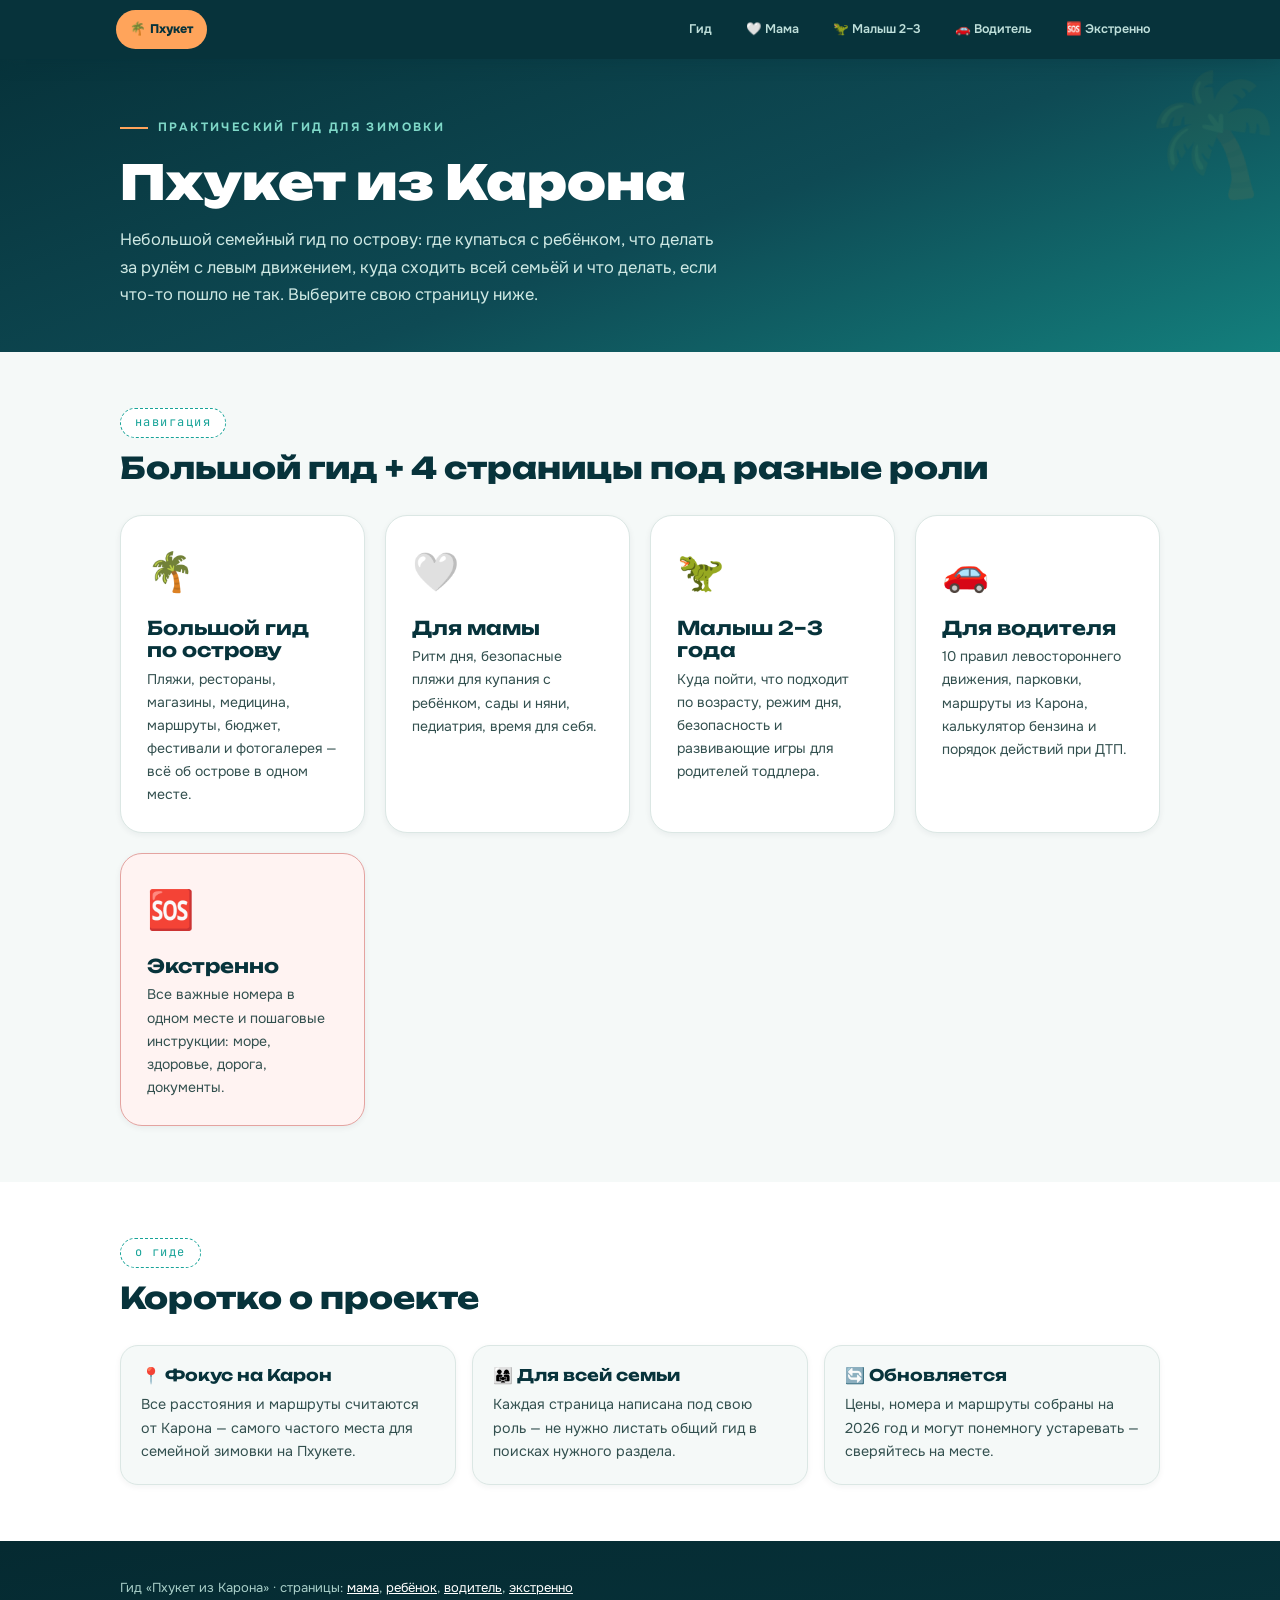
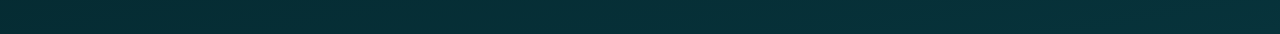
<file: index.html>
<!DOCTYPE html>
<html lang="ru">
<head>
<meta charset="UTF-8">
<meta name="viewport" content="width=device-width, initial-scale=1.0">
<title>Пхукет из Карона · гид для зимовки с семьёй</title>
<meta name="description" content="Практический гид по Пхукету для тех, кто зимует в Кароне с семьёй: отдельные страницы для мамы, ребёнка, водителя и на случай экстренной ситуации.">
<link rel="preconnect" href="https://fonts.googleapis.com">
<link href="https://fonts.googleapis.com/css2?family=Unbounded:wght@400;600;800;900&family=Onest:wght@400;500;600;700&family=JetBrains+Mono:wght@400;600&display=swap" rel="stylesheet">
<link rel="stylesheet" href="style.css">
<style>
.hub{display:grid;grid-template-columns:repeat(auto-fit,minmax(240px,1fr));gap:20px}
.hcard{display:block;text-decoration:none;background:#fff;border:1px solid var(--line);border-radius:22px;padding:26px;box-shadow:0 2px 6px rgba(12,42,48,.06);transition:transform .2s,box-shadow .2s}
.hcard:hover{transform:translateY(-4px);box-shadow:0 12px 26px rgba(12,42,48,.14)}
.hcard .emoji{font-size:38px;display:block;margin-bottom:12px}
.hcard h3{font-size:19px;color:var(--sea);margin-bottom:6px}
.hcard p{font-size:14px;color:#33504F}
.hcard.crit{background:#FFF3F2;border-color:#E4A3A0}
.about{display:grid;grid-template-columns:repeat(auto-fit,minmax(220px,1fr));gap:16px}
</style>
</head>
<body>
<div class="rolebar"><div class="wrap">
  <a class="home act" href="index.html">🌴 Пхукет</a>
  <a href="phuket-guide-karon-2026.html">Гид</a>
  <a href="mama.html">🤍 Мама</a>
  <a href="rebenok.html">🦖 Малыш 2–3</a>
  <a href="voditel.html">🚗 Водитель</a>
  <a href="extrenno.html">🆘 Экстренно</a>
</div></div>

<header class="phero"><div class="phero-emoji">🌴</div><div class="wrap">
  <div class="eyebrow">Практический гид для зимовки</div>
  <h1>Пхукет из Карона</h1>
  <p class="lead">Небольшой семейный гид по острову: где купаться с ребёнком, что делать за рулём с левым движением, куда сходить всей семьёй и что делать, если что-то пошло не так. Выберите свою страницу ниже.</p>
</div></header>

<section>
  <div class="wrap">
    <div class="sec-head"><span class="kicker">навигация</span><h2>Большой гид + 4 страницы под разные роли</h2></div>
    <div class="hub">
      <a class="hcard" href="phuket-guide-karon-2026.html"><span class="emoji">🌴</span><h3>Большой гид по острову</h3><p>Пляжи, рестораны, магазины, медицина, маршруты, бюджет, фестивали и фотогалерея — всё об острове в одном месте.</p></a>
      <a class="hcard" href="mama.html"><span class="emoji">🤍</span><h3>Для мамы</h3><p>Ритм дня, безопасные пляжи для купания с ребёнком, сады и няни, педиатрия, время для себя.</p></a>
      <a class="hcard" href="rebenok.html"><span class="emoji">🦖</span><h3>Малыш 2–3 года</h3><p>Куда пойти, что подходит по возрасту, режим дня, безопасность и развивающие игры для родителей тоддлера.</p></a>
      <a class="hcard" href="voditel.html"><span class="emoji">🚗</span><h3>Для водителя</h3><p>10 правил левостороннего движения, парковки, маршруты из Карона, калькулятор бензина и порядок действий при ДТП.</p></a>
      <a class="hcard crit" href="extrenno.html"><span class="emoji">🆘</span><h3>Экстренно</h3><p>Все важные номера в одном месте и пошаговые инструкции: море, здоровье, дорога, документы.</p></a>
    </div>
  </div>
</section>

<section>
  <div class="wrap">
    <div class="sec-head"><span class="kicker">о гиде</span><h2>Коротко о проекте</h2></div>
    <div class="about">
      <div class="card"><h3>📍 Фокус на Карон</h3><p>Все расстояния и маршруты считаются от Карона — самого частого места для семейной зимовки на Пхукете.</p></div>
      <div class="card"><h3>👨‍👩‍👧 Для всей семьи</h3><p>Каждая страница написана под свою роль — не нужно листать общий гид в поисках нужного раздела.</p></div>
      <div class="card"><h3>🔄 Обновляется</h3><p>Цены, номера и маршруты собраны на 2026 год и могут понемногу устаревать — сверяйтесь на месте.</p></div>
    </div>
  </div>
</section>

<footer><div class="wrap">Гид «Пхукет из Карона» · страницы: <a href="mama.html" style="color:#fff">мама</a>, <a href="rebenok.html" style="color:#fff">ребёнок</a>, <a href="voditel.html" style="color:#fff">водитель</a>, <a href="extrenno.html" style="color:#fff">экстренно</a></div></footer>
</body>
</html>
</file>
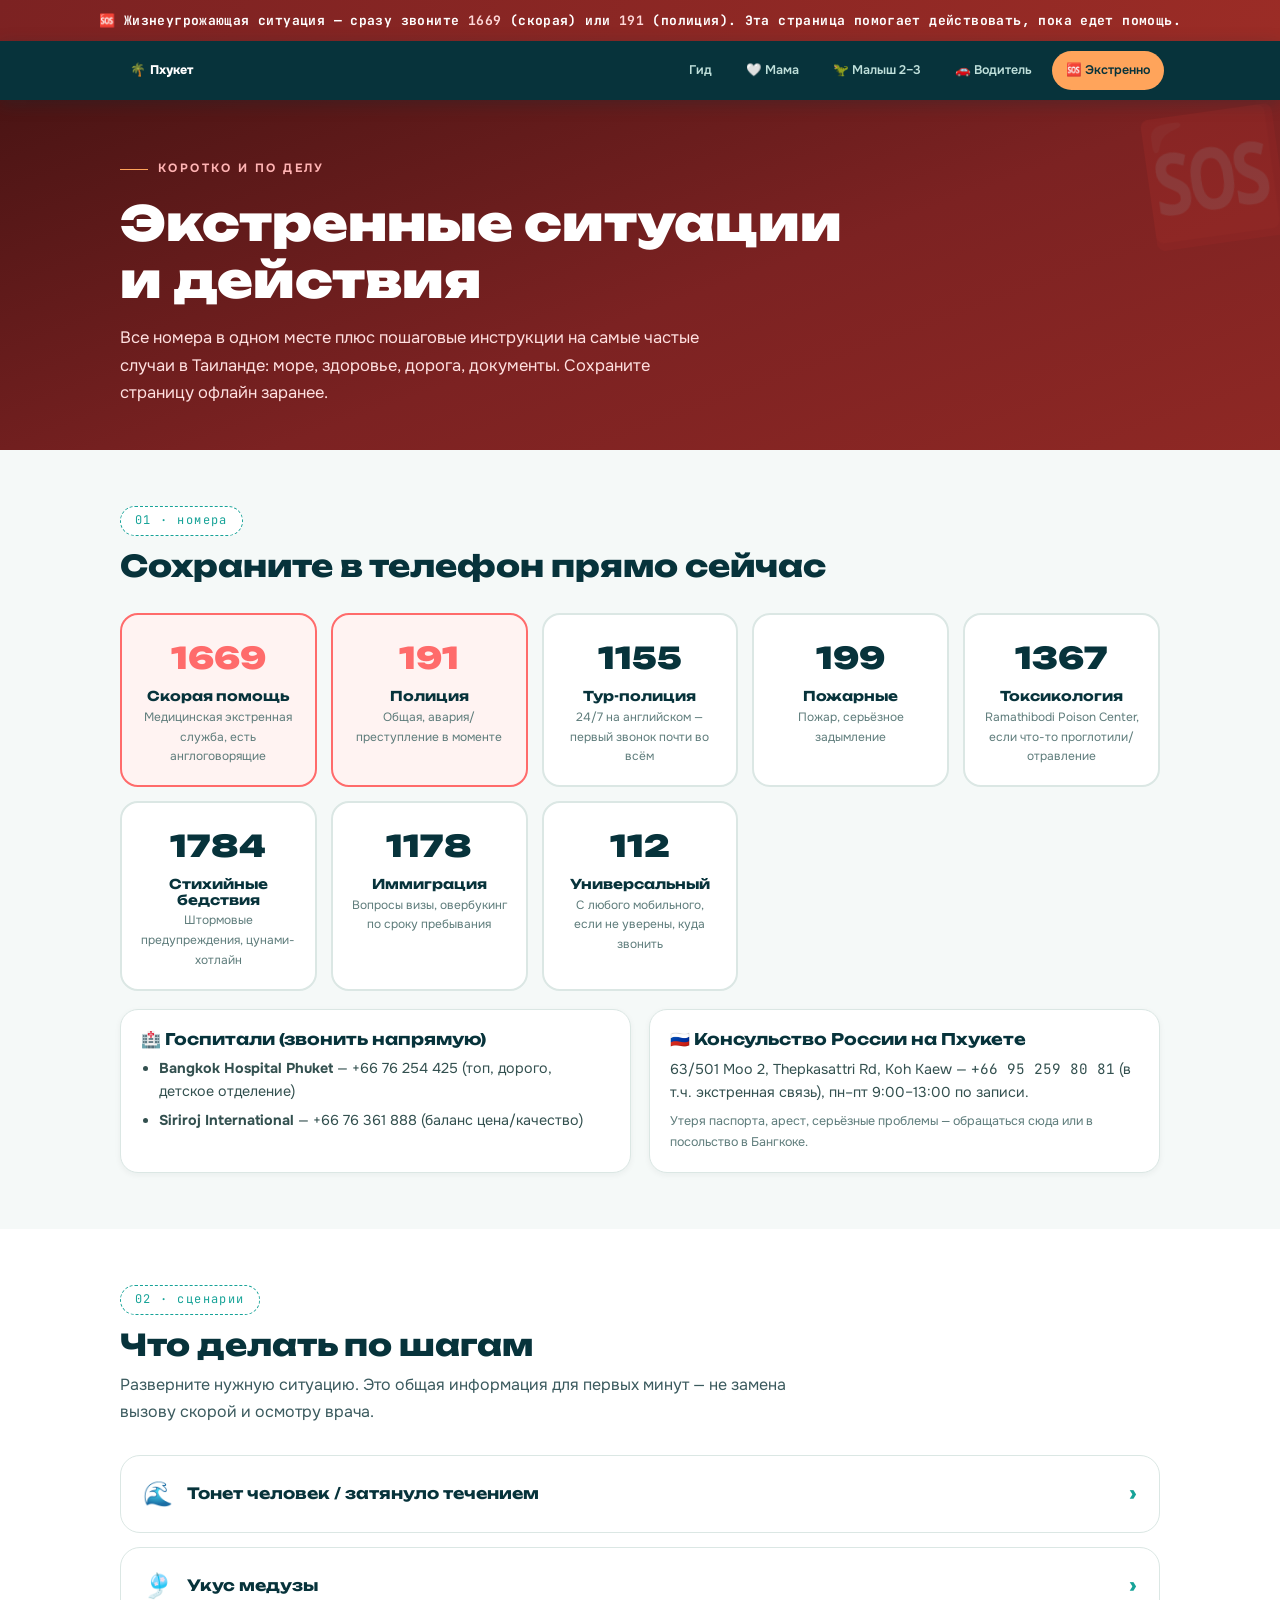
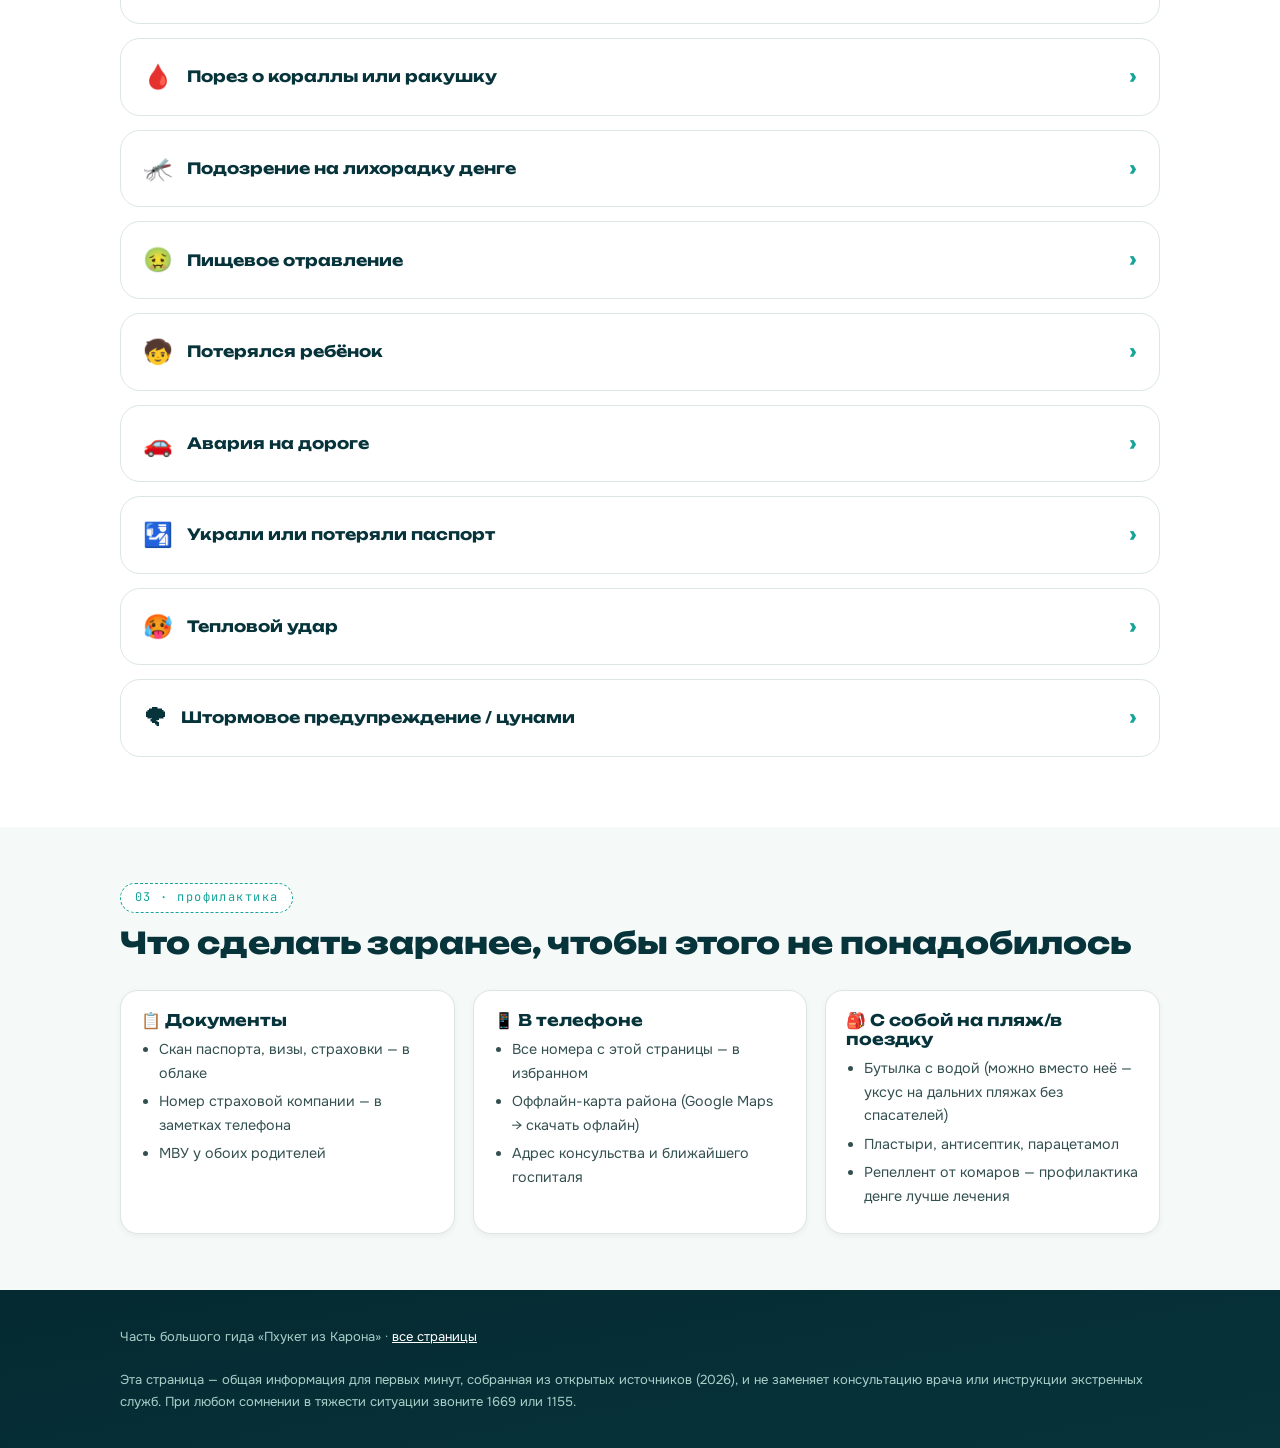
<file: extrenno.html>
<!DOCTYPE html>
<html lang="ru">
<head>
<meta charset="UTF-8">
<meta name="viewport" content="width=device-width, initial-scale=1.0">
<title>Экстренные ситуации · Пхукет из Карона</title>
<link rel="preconnect" href="https://fonts.googleapis.com">
<link href="https://fonts.googleapis.com/css2?family=Unbounded:wght@400;600;800;900&family=Onest:wght@400;500;600;700&family=JetBrains+Mono:wght@400;600&display=swap" rel="stylesheet">
<link rel="stylesheet" href="style.css">
<style>
:root{--coral:#FF6B6B}
.sosbar{background:linear-gradient(120deg,#7C2222,#9B2C26);color:#fff;text-align:center;padding:10px 16px;font-family:'JetBrains Mono';font-size:13px;font-weight:700;letter-spacing:.03em}
.sosbar b{color:#FFD9D9}
.numgrid{display:grid;grid-template-columns:repeat(auto-fit,minmax(180px,1fr));gap:14px}
.numcard{background:#fff;border:2px solid var(--line);border-radius:18px;padding:18px;text-align:center;transition:transform .2s}
.numcard.crit{border-color:var(--coral);background:#FFF3F2}
.numcard .big{font-family:'Unbounded';font-weight:900;font-size:30px;color:var(--sea)}
.numcard.crit .big{color:var(--coral)}
.numcard h3{font-size:13.5px;margin-top:6px;color:var(--sea)}
.numcard p{font-size:12px;color:#5E7C7B;margin-top:3px}
.scenario{background:#fff;border:1px solid var(--line);border-radius:20px;overflow:hidden;margin-bottom:14px}
.scenario summary{list-style:none;cursor:pointer;padding:18px 22px;display:flex;align-items:center;gap:14px;font-family:'Unbounded';font-size:15.5px;color:var(--sea);font-weight:700}
.scenario summary::-webkit-details-marker{display:none}
.scenario summary .ico{font-size:24px}
.scenario summary .arrow{margin-left:auto;font-size:18px;color:var(--lagoon);transition:transform .25s}
.scenario[open] summary .arrow{transform:rotate(90deg)}
.scenario .body{padding:0 22px 22px 60px}
.steps{counter-reset:st}
.step{position:relative;padding:0 0 14px 30px;font-size:14.3px;color:#33504F}
.step::before{counter-increment:st;content:counter(st);position:absolute;left:0;top:0;width:22px;height:22px;border-radius:50%;background:var(--sea);color:#fff;font-family:'JetBrains Mono';font-size:12px;font-weight:700;display:flex;align-items:center;justify-content:center}
.scenario.crit .step::before{background:var(--coral)}
.dono{display:grid;grid-template-columns:1fr 1fr;gap:10px;margin-top:6px;font-size:13px}
.dono .yes,.dono .no{border-radius:10px;padding:8px 12px}
.dono .yes{background:#E3F3EE;color:#174D45}
.dono .no{background:#FBE5E4;color:#7C2222}
.dono b{display:block;font-size:11px;text-transform:uppercase;letter-spacing:.05em;margin-bottom:3px}
</style>
</head>
<body>
<div class="sosbar">🆘 Жизнеугрожающая ситуация — сразу звоните <b>1669</b> (скорая) или <b>191</b> (полиция). Эта страница помогает действовать, пока едет помощь.</div>
<div class="rolebar"><div class="wrap">
  <a class="home" href="index.html">🌴 Пхукет</a>
  <a href="phuket-guide-karon-2026.html">Гид</a>
  <a href="mama.html">🤍 Мама</a>
  <a href="rebenok.html">🦖 Малыш 2–3</a>
  <a href="voditel.html">🚗 Водитель</a>
  <a class="act" href="extrenno.html">🆘 Экстренно</a>
</div></div>

<header class="phero" style="background:linear-gradient(160deg,#4A1414,#7C2222 55%,#9B2C26 130%)"><div class="phero-emoji">🆘</div><div class="wrap">
  <div class="eyebrow" style="color:#FFB3B3">Коротко и по делу</div>
  <h1>Экстренные ситуации и действия</h1>
  <p class="lead" style="color:#FFE0E0">Все номера в одном месте плюс пошаговые инструкции на самые частые случаи в Таиланде: море, здоровье, дорога, документы. Сохраните страницу офлайн заранее.</p>
</div></header>

<section>
  <div class="wrap">
    <div class="sec-head"><span class="kicker">01 · номера</span><h2>Сохраните в телефон прямо сейчас</h2></div>
    <div class="numgrid">
      <div class="numcard crit"><div class="big">1669</div><h3>Скорая помощь</h3><p>Медицинская экстренная служба, есть англоговорящие</p></div>
      <div class="numcard crit"><div class="big">191</div><h3>Полиция</h3><p>Общая, авария/преступление в моменте</p></div>
      <div class="numcard"><div class="big">1155</div><h3>Тур-полиция</h3><p>24/7 на английском — первый звонок почти во всём</p></div>
      <div class="numcard"><div class="big">199</div><h3>Пожарные</h3><p>Пожар, серьёзное задымление</p></div>
      <div class="numcard"><div class="big">1367</div><h3>Токсикология</h3><p>Ramathibodi Poison Center, если что-то проглотили/отравление</p></div>
      <div class="numcard"><div class="big">1784</div><h3>Стихийные бедствия</h3><p>Штормовые предупреждения, цунами-хотлайн</p></div>
      <div class="numcard"><div class="big">1178</div><h3>Иммиграция</h3><p>Вопросы визы, овербукинг по сроку пребывания</p></div>
      <div class="numcard"><div class="big">112</div><h3>Универсальный</h3><p>С любого мобильного, если не уверены, куда звонить</p></div>
    </div>
    <div class="grid g2" style="margin-top:18px">
      <div class="card"><h3>🏥 Госпитали (звонить напрямую)</h3><ul>
        <li><b>Bangkok Hospital Phuket</b> — +66 76 254 425 (топ, дорого, детское отделение)</li>
        <li><b>Siriroj International</b> — +66 76 361 888 (баланс цена/качество)</li></ul></div>
      <div class="card"><h3>🇷🇺 Консульство России на Пхукете</h3><p>63/501 Moo 2, Thepkasattri Rd, Koh Kaew — <span class="mono">+66 95 259 80 81</span> (в т.ч. экстренная связь), пн–пт 9:00–13:00 по записи.</p><p style="margin-top:6px;font-size:12.5px;color:#5E7C7B">Утеря паспорта, арест, серьёзные проблемы — обращаться сюда или в посольство в Бангкоке.</p></div>
    </div>
  </div>
</section>

<section>
  <div class="wrap">
    <div class="sec-head"><span class="kicker">02 · сценарии</span><h2>Что делать по шагам</h2>
      <p>Разверните нужную ситуацию. Это общая информация для первых минут — не замена вызову скорой и осмотру врача.</p></div>

    <details class="scenario crit">
      <summary><span class="ico">🌊</span>Тонет человек / затянуло течением<span class="arrow">›</span></summary>
      <div class="body"><div class="steps">
        <div class="step">Кричите «спасатель!» / «lifeguard!» и машите руками — на людных пляжах (Карон, Патонг, Ката) есть посты со спасателями.</div>
        <div class="step">Сами в воду за тонущим — только если умеете и есть чем помочь удержаться на плаву (доска, круг, пустая бутылка). Обратное течение выматывает и второго человека.</div>
        <div class="step">Если тянет течением вас самих: не плывите против него. Плывите параллельно берегу, пока не выйдете из полосы течения, потом — к берегу по диагонали.</div>
        <div class="step">После того как человек на берегу: звоните 1669, даже если кажется, что всё обошлось — возможен отложенный отёк лёгких («сухое утопление»).</div>
      </div></div>
    </details>

    <details class="scenario">
      <summary><span class="ico">🎐</span>Укус медузы<span class="arrow">›</span></summary>
      <div class="body">
        <p style="font-size:13.5px;color:#33504F;margin-bottom:10px">Протокол отличается для разных видов — главное правило: <b>не трогать голыми руками и не тереть</b>.</p>
        <div class="steps">
          <div class="step">Спокойно выйдите из воды — паника ускоряет разнос яда.</div>
          <div class="step">Уберите видимые щупальца пинцетом, краем карты или в перчатках — никогда голой рукой.</div>
          <div class="step"><b>Обычная медуза / бокс-медуза (жжёт сильно):</b> лейте уксус на место минимум 30 секунд.<br><b>Португальский кораблик (сине-фиолетовый «пузырь»):</b> уксус НЕ использовать — только промыть морской водой.</div>
          <div class="step">После уксуса (если применяли) — погружение в горячую воду 40–45°C на 20–40 минут снимает боль.</div>
          <div class="step">Тошнота, слабость, боль в груди, трудности с дыханием — это системная реакция, звоните 1669 немедленно.</div>
        </div>
        <div class="dono">
          <div class="no"><b>Никогда</b>Пресная вода на месте укуса, тереть песком, спирт, лёд без ткани, «народные» методы</div>
          <div class="yes"><b>Всегда</b>Уксус (кроме кораблика), горячая вода, врач при сильной реакции</div>
        </div>
      </div>
    </details>

    <details class="scenario">
      <summary><span class="ico">🩸</span>Порез о кораллы или ракушку<span class="arrow">›</span></summary>
      <div class="body"><div class="steps">
        <div class="step">Промойте рану чистой пресной водой сразу — во влажном климате инфекция развивается быстро.</div>
        <div class="step">Удалите видимые кусочки коралла/ракушки пинцетом, обработайте антисептиком.</div>
        <div class="step">Закройте сухой повязкой, меняйте раз в день, следите за покраснением вокруг раны.</div>
        <div class="step">Рана не заживает 2–3 дня, появился отёк или гной — к врачу, местные инфекции лечатся антибиотиком.</div>
      </div></div>
    </details>

    <details class="scenario">
      <summary><span class="ico">🦟</span>Подозрение на лихорадку денге<span class="arrow">›</span></summary>
      <div class="body"><div class="steps">
        <div class="step">Признаки: высокая температура без насморка/кашля, сильная головная и суставная боль, иногда сыпь — через 4–7 дней после укуса комара.</div>
        <div class="step">До анализа — только парацетамол. <b>Не давайте ибупрофен и аспирин</b> — при денге они повышают риск кровотечения.</div>
        <div class="step">Обратитесь в клинику для анализа крови (тромбоциты, экспресс-тест на денге) — можно в Siriroj или Bangkok Hospital.</div>
        <div class="step">Много жидкости, покой. Резкое ухудшение на 3–5 день (боль в животе, кровоточивость, вялость) — это повод для срочной госпитализации.</div>
      </div></div>
    </details>

    <details class="scenario">
      <summary><span class="ico">🤢</span>Пищевое отравление<span class="arrow">›</span></summary>
      <div class="body"><div class="steps">
        <div class="step">Регидратация — вода с солью/сахаром или аптечный регидрон малыми порциями каждые 15 минут.</div>
        <div class="step">Взрослому — можно переждать дома 12–24 часа при лёгких симптомах.</div>
        <div class="step">Ребёнку, при высокой температуре, крови в стуле, признаках обезвоживания (сухость во рту, редкое мочеиспускание, вялость) — сразу к врачу.</div>
        <div class="step">Не проходит больше суток или сильная слабость — Siriroj/Bangkok Hospital, капельница решает вопрос быстро.</div>
      </div></div>
    </details>

    <details class="scenario crit">
      <summary><span class="ico">🧒</span>Потерялся ребёнок<span class="arrow">›</span></summary>
      <div class="body"><div class="steps">
        <div class="step">Не бегайте хаотично — сначала быстро осмотрите ближайший радиус (туалеты, вода, ближайшие ларьки), громко зовите по имени.</div>
        <div class="step">На пляже — сразу к посту спасателей, у них есть громкая связь и протокол поиска.</div>
        <div class="step">В торговом центре — на ресепшен/охране, объявление по громкой связи с приметами и одеждой работает быстро.</div>
        <div class="step">Если за 10–15 минут не нашли — звоните 1155 (тур-полиция, английский 24/7) и 191.</div>
        <div class="step">Заранее: договоритесь с ребёнком о «точке сбора», сфотографируйте, во что одет, перед выходом из дома.</div>
      </div></div>
    </details>

    <details class="scenario">
      <summary><span class="ico">🚗</span>Авария на дороге<span class="arrow">›</span></summary>
      <div class="body"><div class="steps">
        <div class="step">Не двигайте машины, если никто серьёзно не пострадал — положение важно для страховки.</div>
        <div class="step">Фото/видео обеих машин, номеров, повреждений, дорожной разметки.</div>
        <div class="step">Есть пострадавшие — 1669, затем 191 для протокола.</div>
        <div class="step">Звоните в страховую компанию проката — номер в договоре аренды, обычно приезжают на место сами.</div>
        <div class="step">Не подписывайте документы на тайском без перевода — зовите 1155 как медиатора.</div>
      </div>
      <p style="margin-top:10px;font-size:12.5px"><a class="gmap" href="voditel.html">🚗 Подробный разбор ДТП — на странице водителя</a></p></div>
    </details>

    <details class="scenario">
      <summary><span class="ico">🛂</span>Украли или потеряли паспорт<span class="arrow">›</span></summary>
      <div class="body"><div class="steps">
        <div class="step">При краже — сначала в ближайший участок или Тур-полицию (1155) за официальным протоколом (bai raeng khwam), он нужен и консульству, и авиакомпании.</div>
        <div class="step">Затем — в консульство России на Пхукете (63/501 Moo 2, Thepkasattri Rd, тел. +66 95 259 80 81) для оформления справки на возвращение или нового загранпаспорта.</div>
        <div class="step">Параллельно заблокируйте банковские карты, если пропал и кошелёк.</div>
        <div class="step">Держите скан паспорта в облаке заранее — сильно ускоряет процесс.</div>
      </div></div>
    </details>

    <details class="scenario">
      <summary><span class="ico">🥵</span>Тепловой удар<span class="arrow">›</span></summary>
      <div class="body"><div class="steps">
        <div class="step">Признаки: горячая сухая кожа, спутанность сознания, головокружение, тошнота, иногда прекращение потоотделения — это опаснее обычного перегрева.</div>
        <div class="step">Немедленно в тень или кондиционируемое помещение, снять лишнюю одежду.</div>
        <div class="step">Обмахивать, обтирать прохладной (не ледяной) водой, лёд через ткань на шею/подмышки/пах.</div>
        <div class="step">В сознании — давать пить маленькими глотками. Спутанность, потеря сознания, судороги — это 1669 немедленно.</div>
      </div></div>
    </details>

    <details class="scenario">
      <summary><span class="ico">🌪</span>Штормовое предупреждение / цунами<span class="arrow">›</span></summary>
      <div class="body"><div class="steps">
        <div class="step">После цунами 2004 года на западном побережье установлена система сирен и знаков эвакуации — обращайте внимание на жёлто-синие таблички «Tsunami Evacuation Route» на пляжах.</div>
        <div class="step">Сирена или резкий отход воды от берега (море вдруг «убегает» далеко) — не фотографируйте, немедленно уходите вглубь острова, к возвышенности.</div>
        <div class="step">Следите за 1784 (горячая линия стихийных бедствий) и локальными новостями/уведомлениями от отеля.</div>
        <div class="step">Сильный ливень с ветром — держитесь подальше от деревьев и линий электропередач, за руль в такую погоду лучше не садиться.</div>
      </div></div>
    </details>

  </div>
</section>

<section>
  <div class="wrap">
    <div class="sec-head"><span class="kicker">03 · профилактика</span><h2>Что сделать заранее, чтобы этого не понадобилось</h2></div>
    <div class="grid g3">
      <div class="card"><h3>📋 Документы</h3><ul><li>Скан паспорта, визы, страховки — в облаке</li><li>Номер страховой компании — в заметках телефона</li><li>МВУ у обоих родителей</li></ul></div>
      <div class="card"><h3>📱 В телефоне</h3><ul><li>Все номера с этой страницы — в избранном</li><li>Оффлайн-карта района (Google Maps → скачать офлайн)</li><li>Адрес консульства и ближайшего госпиталя</li></ul></div>
      <div class="card"><h3>🎒 С собой на пляж/в поездку</h3><ul><li>Бутылка с водой (можно вместо неё — уксус на дальних пляжах без спасателей)</li><li>Пластыри, антисептик, парацетамол</li><li>Репеллент от комаров — профилактика денге лучше лечения</li></ul></div>
    </div>
  </div>
</section>

<footer><div class="wrap">Часть большого гида «Пхукет из Карона» · <a href="index.html" style="color:#fff">все страницы</a><br><br>Эта страница — общая информация для первых минут, собранная из открытых источников (2026), и не заменяет консультацию врача или инструкции экстренных служб. При любом сомнении в тяжести ситуации звоните 1669 или 1155.</div></footer>
</body>
</html>
</file>
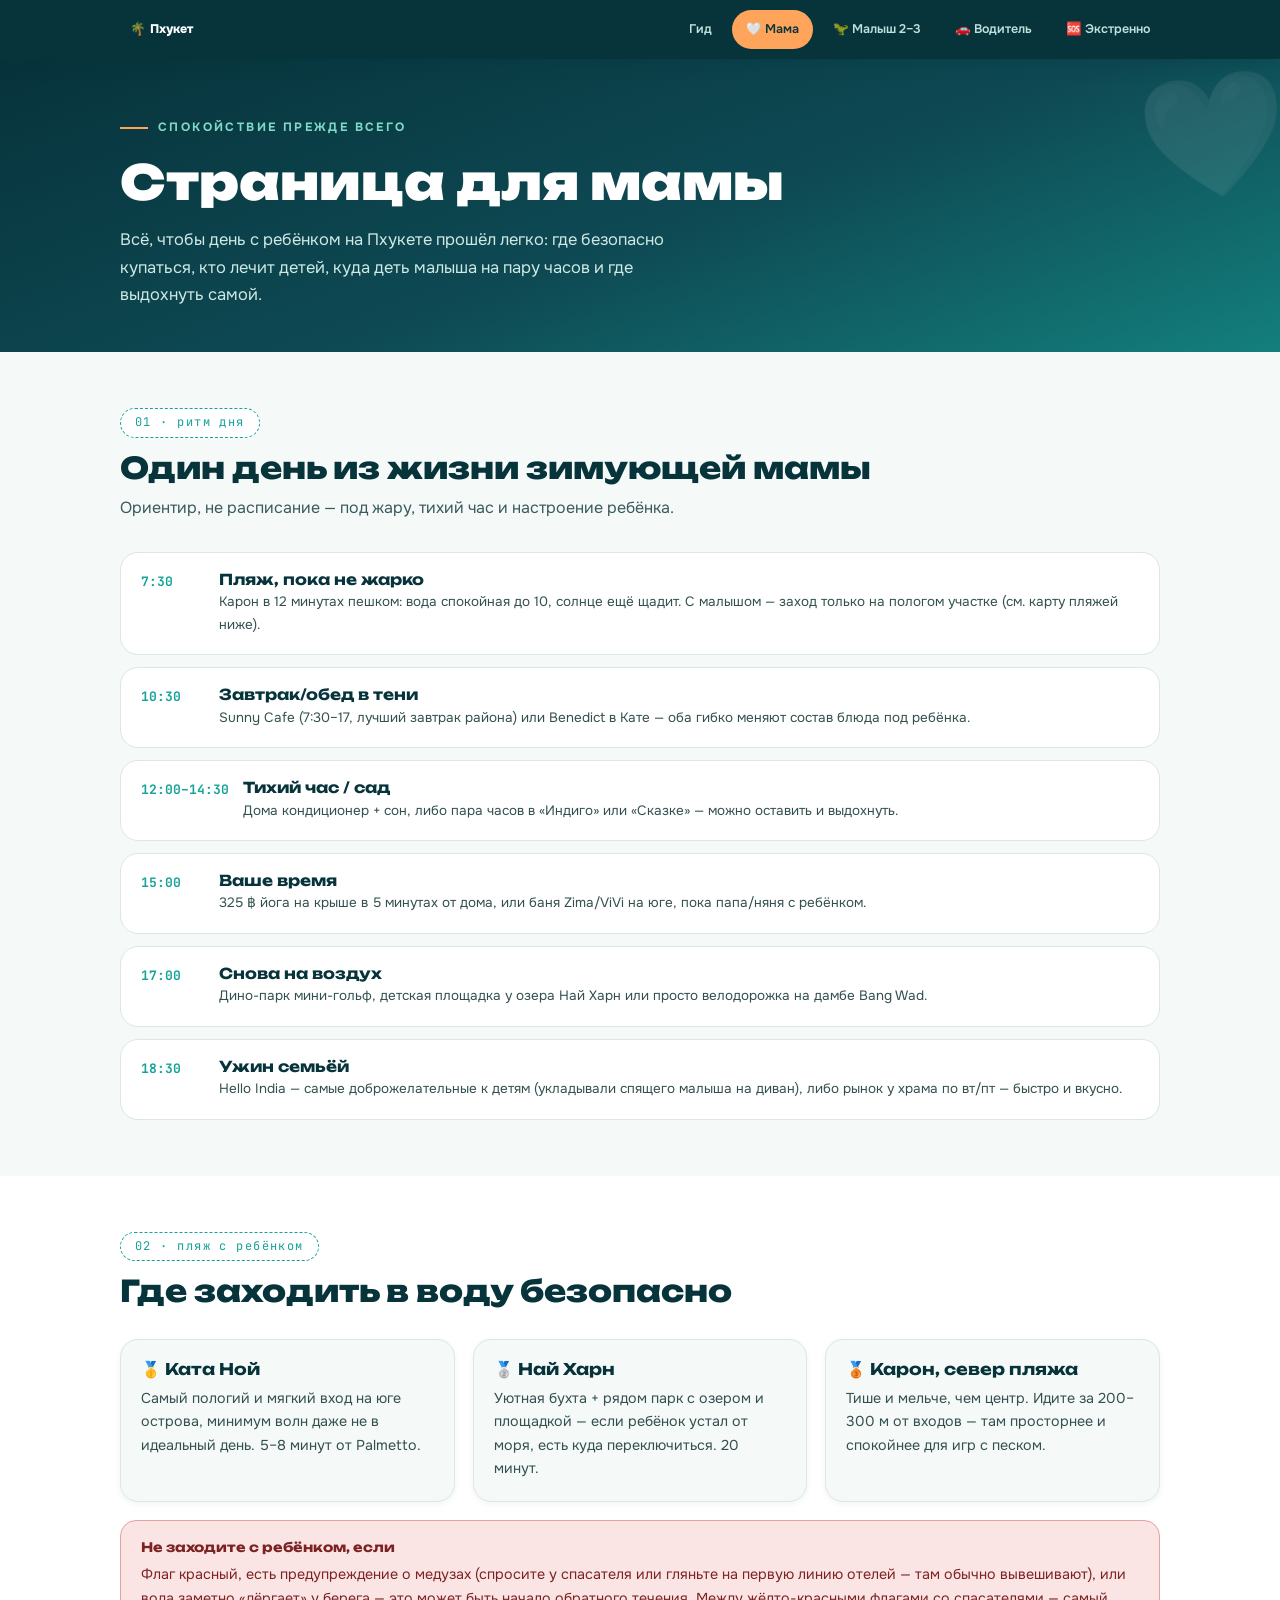
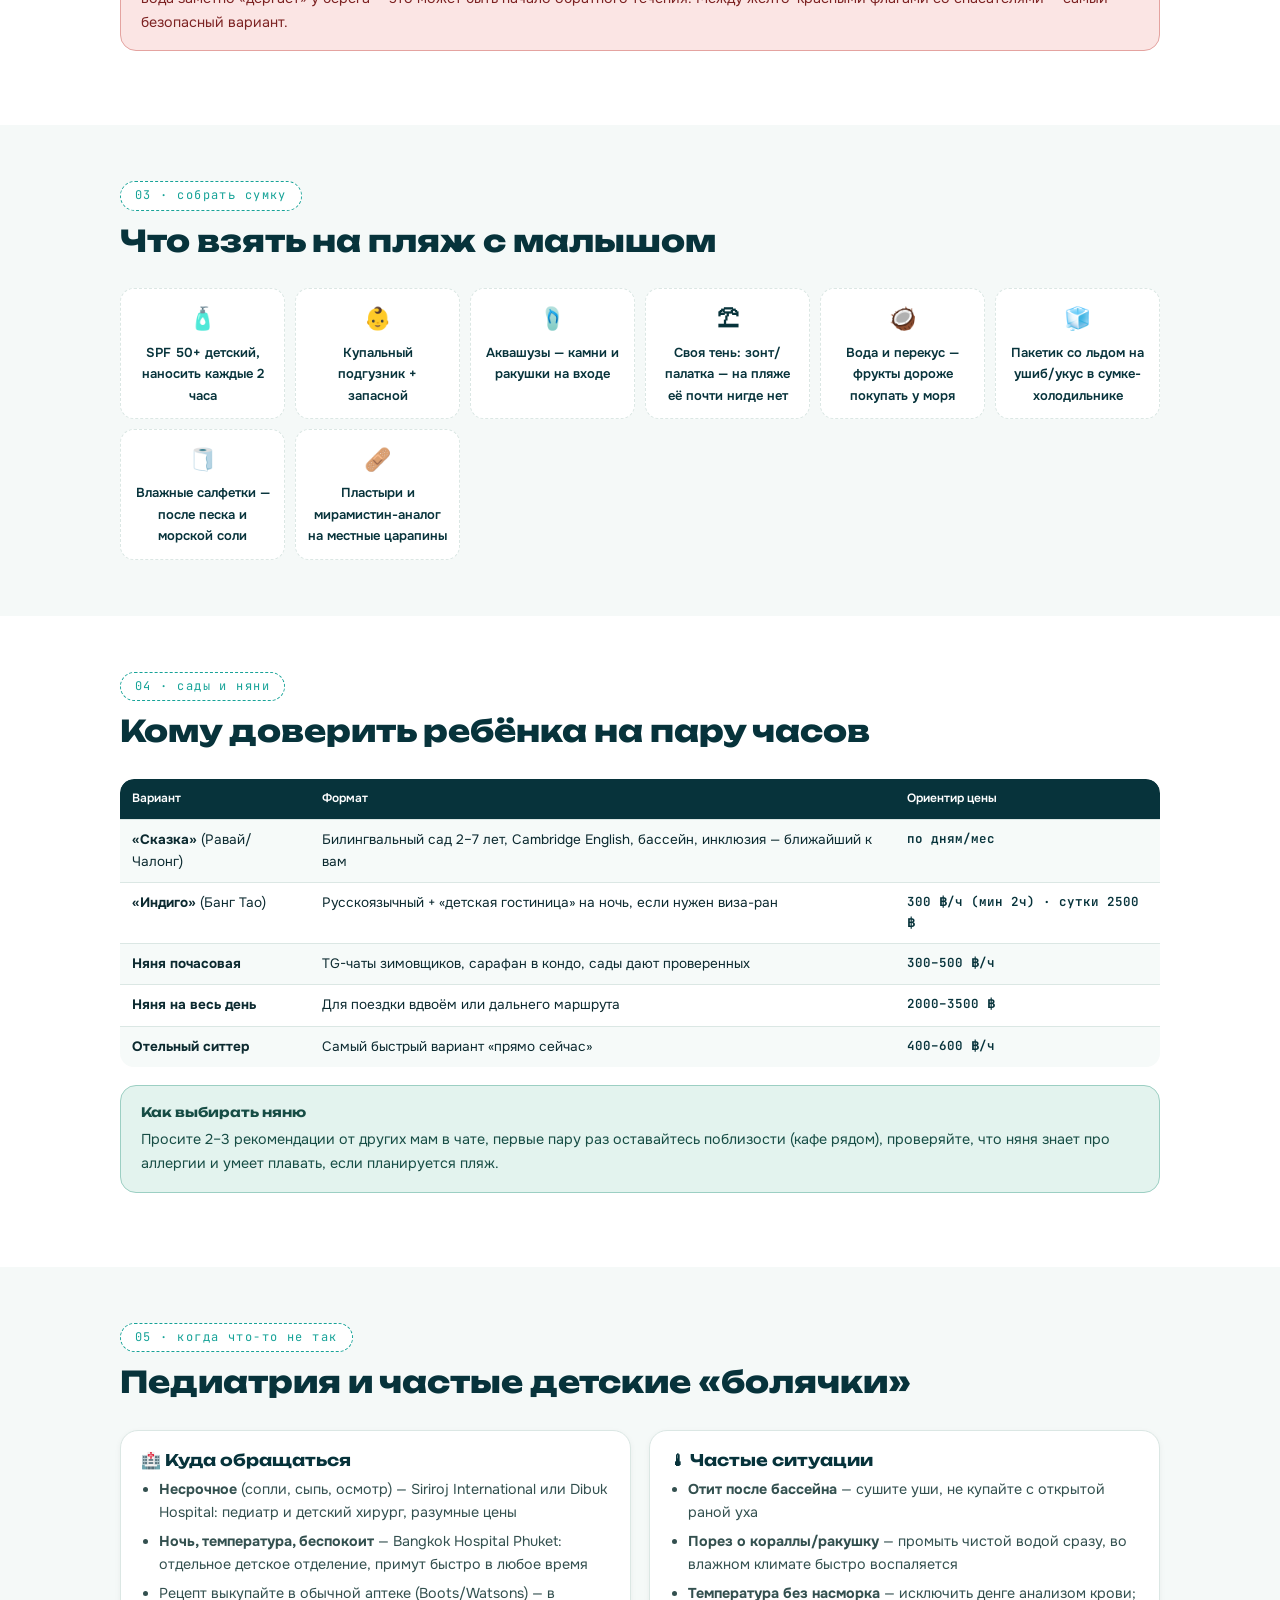
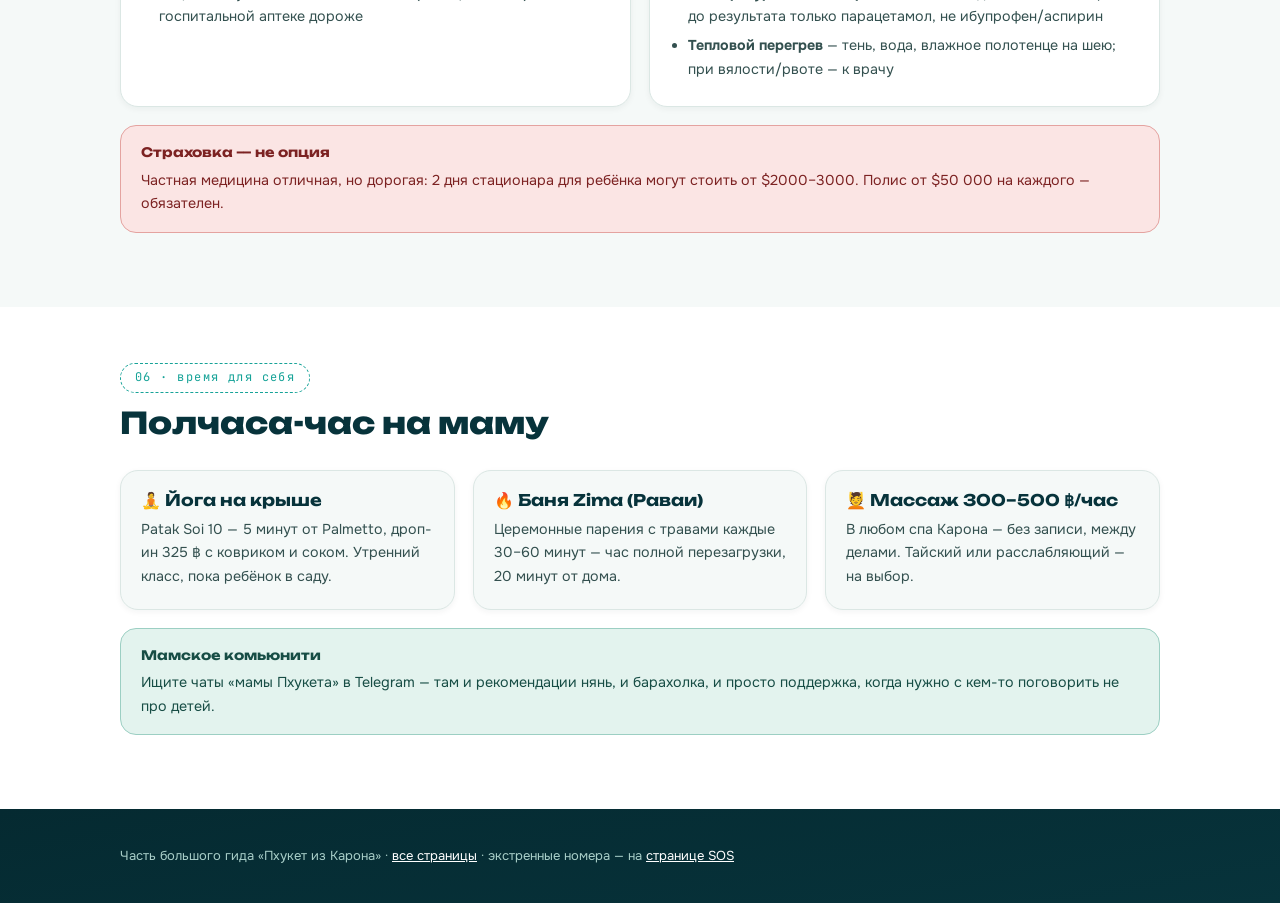
<file: mama.html>
<!DOCTYPE html>
<html lang="ru">
<head>
<meta charset="UTF-8">
<meta name="viewport" content="width=device-width, initial-scale=1.0">
<title>Для мамы · Пхукет из Карона</title>
<link rel="preconnect" href="https://fonts.googleapis.com">
<link href="https://fonts.googleapis.com/css2?family=Unbounded:wght@400;600;800;900&family=Onest:wght@400;500;600;700&family=JetBrains+Mono:wght@400;600&display=swap" rel="stylesheet">
<link rel="stylesheet" href="style.css">
<style>
.daycard{background:#fff;border:1px solid var(--line);border-radius:18px;padding:18px 20px;display:flex;gap:14px;align-items:flex-start}
.daycard .time{font-family:'JetBrains Mono';font-weight:700;color:var(--lagoon);font-size:13px;min-width:64px}
.daycard h3{font-size:15px;color:var(--sea);margin-bottom:3px}
.daycard p{font-size:13.5px;color:#33504F}
.pack{display:grid;grid-template-columns:repeat(auto-fit,minmax(150px,1fr));gap:10px}
.pack div{background:#fff;border:1px dashed var(--line);border-radius:14px;padding:12px;text-align:center;font-size:13px;color:var(--sea);font-weight:600}
.pack div span{display:block;font-size:22px;margin-bottom:4px}
.momtag{display:inline-flex;align-items:center;gap:6px;font-family:'JetBrains Mono';font-size:12px;font-weight:700;background:#FCE9F1;color:#A5306B;border-radius:999px;padding:4px 12px;margin-bottom:14px}
</style>
</head>
<body>
<div class="rolebar"><div class="wrap">
  <a class="home" href="index.html">🌴 Пхукет</a>
  <a href="phuket-guide-karon-2026.html">Гид</a>
  <a class="act" href="mama.html">🤍 Мама</a>
  <a href="rebenok.html">🦖 Малыш 2–3</a>
  <a href="voditel.html">🚗 Водитель</a>
  <a href="extrenno.html">🆘 Экстренно</a>
</div></div>

<header class="phero"><div class="phero-emoji">🤍</div><div class="wrap">
  <div class="eyebrow">Спокойствие прежде всего</div>
  <h1>Страница для мамы</h1>
  <p class="lead">Всё, чтобы день с ребёнком на Пхукете прошёл легко: где безопасно купаться, кто лечит детей, куда деть малыша на пару часов и где выдохнуть самой.</p>
</div></header>

<section>
  <div class="wrap">
    <div class="sec-head"><span class="kicker">01 · ритм дня</span><h2>Один день из жизни зимующей мамы</h2>
      <p>Ориентир, не расписание — под жару, тихий час и настроение ребёнка.</p></div>
    <div class="grid" style="gap:12px">
      <div class="daycard"><span class="time">7:30</span><div><h3>Пляж, пока не жарко</h3><p>Карон в 12 минутах пешком: вода спокойная до 10, солнце ещё щадит. С малышом — заход только на пологом участке (см. карту пляжей ниже).</p></div></div>
      <div class="daycard"><span class="time">10:30</span><div><h3>Завтрак/обед в тени</h3><p>Sunny Cafe (7:30–17, лучший завтрак района) или Benedict в Кате — оба гибко меняют состав блюда под ребёнка.</p></div></div>
      <div class="daycard"><span class="time">12:00–14:30</span><div><h3>Тихий час / сад</h3><p>Дома кондиционер + сон, либо пара часов в «Индиго» или «Сказке» — можно оставить и выдохнуть.</p></div></div>
      <div class="daycard"><span class="time">15:00</span><div><h3>Ваше время</h3><p>325 ฿ йога на крыше в 5 минутах от дома, или баня Zima/ViVi на юге, пока папа/няня с ребёнком.</p></div></div>
      <div class="daycard"><span class="time">17:00</span><div><h3>Снова на воздух</h3><p>Дино-парк мини-гольф, детская площадка у озера Най Харн или просто велодорожка на дамбе Bang Wad.</p></div></div>
      <div class="daycard"><span class="time">18:30</span><div><h3>Ужин семьёй</h3><p>Hello India — самые доброжелательные к детям (укладывали спящего малыша на диван), либо рынок у храма по вт/пт — быстро и вкусно.</p></div></div>
    </div>
  </div>
</section>

<section>
  <div class="wrap">
    <div class="sec-head"><span class="kicker">02 · пляж с ребёнком</span><h2>Где заходить в воду безопасно</h2></div>
    <div class="grid g3">
      <div class="card"><h3>🥇 Ката Ной</h3><p>Самый пологий и мягкий вход на юге острова, минимум волн даже не в идеальный день. 5–8 минут от Palmetto.</p></div>
      <div class="card"><h3>🥈 Най Харн</h3><p>Уютная бухта + рядом парк с озером и площадкой — если ребёнок устал от моря, есть куда переключиться. 20 минут.</p></div>
      <div class="card"><h3>🥉 Карон, север пляжа</h3><p>Тише и мельче, чем центр. Идите за 200–300 м от входов — там просторнее и спокойнее для игр с песком.</p></div>
    </div>
    <div class="callout co-alert" style="margin-top:18px"><b>Не заходите с ребёнком, если</b>
      Флаг красный, есть предупреждение о медузах (спросите у спасателя или гляньте на первую линию отелей — там обычно вывешивают), или вода заметно «дёргает» у берега — это может быть начало обратного течения. Между жёлто-красными флагами со спасателями — самый безопасный вариант.</div>
  </div>
</section>

<section>
  <div class="wrap">
    <div class="sec-head"><span class="kicker">03 · собрать сумку</span><h2>Что взять на пляж с малышом</h2></div>
    <div class="pack">
      <div><span>🧴</span>SPF 50+ детский, наносить каждые 2 часа</div>
      <div><span>👶</span>Купальный подгузник + запасной</div>
      <div><span>🩴</span>Аквашузы — камни и ракушки на входе</div>
      <div><span>⛱</span>Своя тень: зонт/палатка — на пляже её почти нигде нет</div>
      <div><span>🥥</span>Вода и перекус — фрукты дороже покупать у моря</div>
      <div><span>🧊</span>Пакетик со льдом на ушиб/укус в сумке-холодильнике</div>
      <div><span>🧻</span>Влажные салфетки — после песка и морской соли</div>
      <div><span>🩹</span>Пластыри и мирамистин-аналог на местные царапины</div>
    </div>
  </div>
</section>

<section>
  <div class="wrap">
    <div class="sec-head"><span class="kicker">04 · сады и няни</span><h2>Кому доверить ребёнка на пару часов</h2></div>
    <div class="tbl-scroll"><table class="tbl">
      <tr><th>Вариант</th><th>Формат</th><th>Ориентир цены</th></tr>
      <tr><td><b>«Сказка»</b> (Равай/Чалонг)</td><td>Билингвальный сад 2–7 лет, Cambridge English, бассейн, инклюзия — ближайший к вам</td><td class="mono">по дням/мес</td></tr>
      <tr><td><b>«Индиго»</b> (Банг Тао)</td><td>Русскоязычный + «детская гостиница» на ночь, если нужен виза-ран</td><td class="mono">300 ฿/ч (мин 2ч) · сутки 2500 ฿</td></tr>
      <tr><td><b>Няня почасовая</b></td><td>TG-чаты зимовщиков, сарафан в кондо, сады дают проверенных</td><td class="mono">300–500 ฿/ч</td></tr>
      <tr><td><b>Няня на весь день</b></td><td>Для поездки вдвоём или дальнего маршрута</td><td class="mono">2000–3500 ฿</td></tr>
      <tr><td><b>Отельный ситтер</b></td><td>Самый быстрый вариант «прямо сейчас»</td><td class="mono">400–600 ฿/ч</td></tr>
    </table></div>
    <div class="callout co-tip"><b>Как выбирать няню</b> Просите 2–3 рекомендации от других мам в чате, первые пару раз оставайтесь поблизости (кафе рядом), проверяйте, что няня знает про аллергии и умеет плавать, если планируется пляж.</div>
  </div>
</section>

<section>
  <div class="wrap">
    <div class="sec-head"><span class="kicker">05 · когда что-то не так</span><h2>Педиатрия и частые детские «болячки»</h2></div>
    <div class="grid g2">
      <div class="card"><h3>🏥 Куда обращаться</h3><ul>
        <li><b>Несрочное</b> (сопли, сыпь, осмотр) — Siriroj International или Dibuk Hospital: педиатр и детский хирург, разумные цены</li>
        <li><b>Ночь, температура, беспокоит</b> — Bangkok Hospital Phuket: отдельное детское отделение, примут быстро в любое время</li>
        <li>Рецепт выкупайте в обычной аптеке (Boots/Watsons) — в госпитальной аптеке дороже</li></ul></div>
      <div class="card"><h3>🌡 Частые ситуации</h3><ul>
        <li><b>Отит после бассейна</b> — сушите уши, не купайте с открытой раной уха</li>
        <li><b>Порез о кораллы/ракушку</b> — промыть чистой водой сразу, во влажном климате быстро воспаляется</li>
        <li><b>Температура без насморка</b> — исключить денге анализом крови; до результата только парацетамол, не ибупрофен/аспирин</li>
        <li><b>Тепловой перегрев</b> — тень, вода, влажное полотенце на шею; при вялости/рвоте — к врачу</li></ul></div>
    </div>
    <div class="callout co-alert"><b>Страховка — не опция</b> Частная медицина отличная, но дорогая: 2 дня стационара для ребёнка могут стоить от $2000–3000. Полис от $50 000 на каждого — обязателен.</div>
  </div>
</section>

<section>
  <div class="wrap">
    <div class="sec-head"><span class="kicker">06 · время для себя</span><h2>Полчаса-час на маму</h2></div>
    <div class="grid g3">
      <div class="card"><h3>🧘 Йога на крыше</h3><p>Patak Soi 10 — 5 минут от Palmetto, дроп-ин 325 ฿ с ковриком и соком. Утренний класс, пока ребёнок в саду.</p></div>
      <div class="card"><h3>🔥 Баня Zima (Раваи)</h3><p>Церемонные парения с травами каждые 30–60 минут — час полной перезагрузки, 20 минут от дома.</p></div>
      <div class="card"><h3>💆 Массаж 300–500 ฿/час</h3><p>В любом спа Карона — без записи, между делами. Тайский или расслабляющий — на выбор.</p></div>
    </div>
    <div class="callout co-tip"><b>Мамское комьюнити</b> Ищите чаты «мамы Пхукета» в Telegram — там и рекомендации нянь, и барахолка, и просто поддержка, когда нужно с кем-то поговорить не про детей.</div>
  </div>
</section>

<footer><div class="wrap">Часть большого гида «Пхукет из Карона» · <a href="index.html" style="color:#fff">все страницы</a> · экстренные номера — на <a href="extrenno.html" style="color:#fff">странице SOS</a></div></footer>
</body>
</html>
</file>
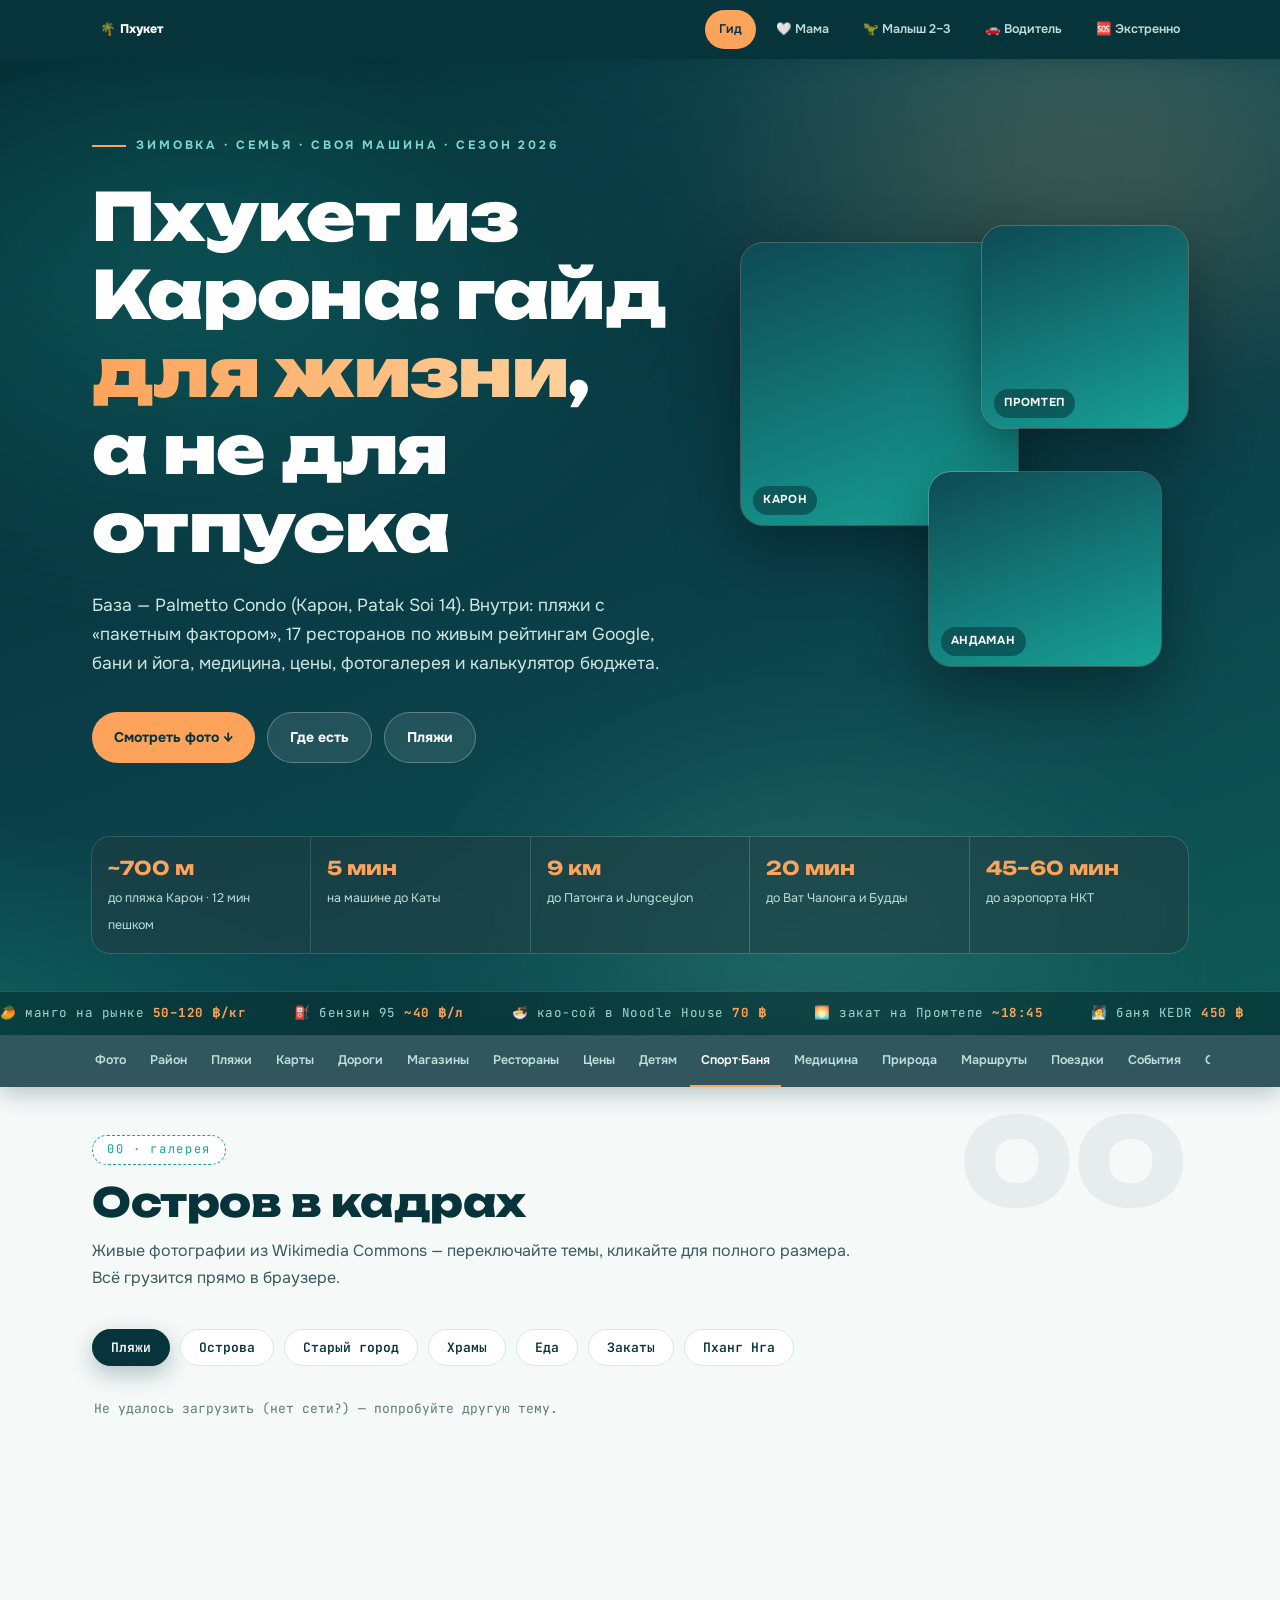
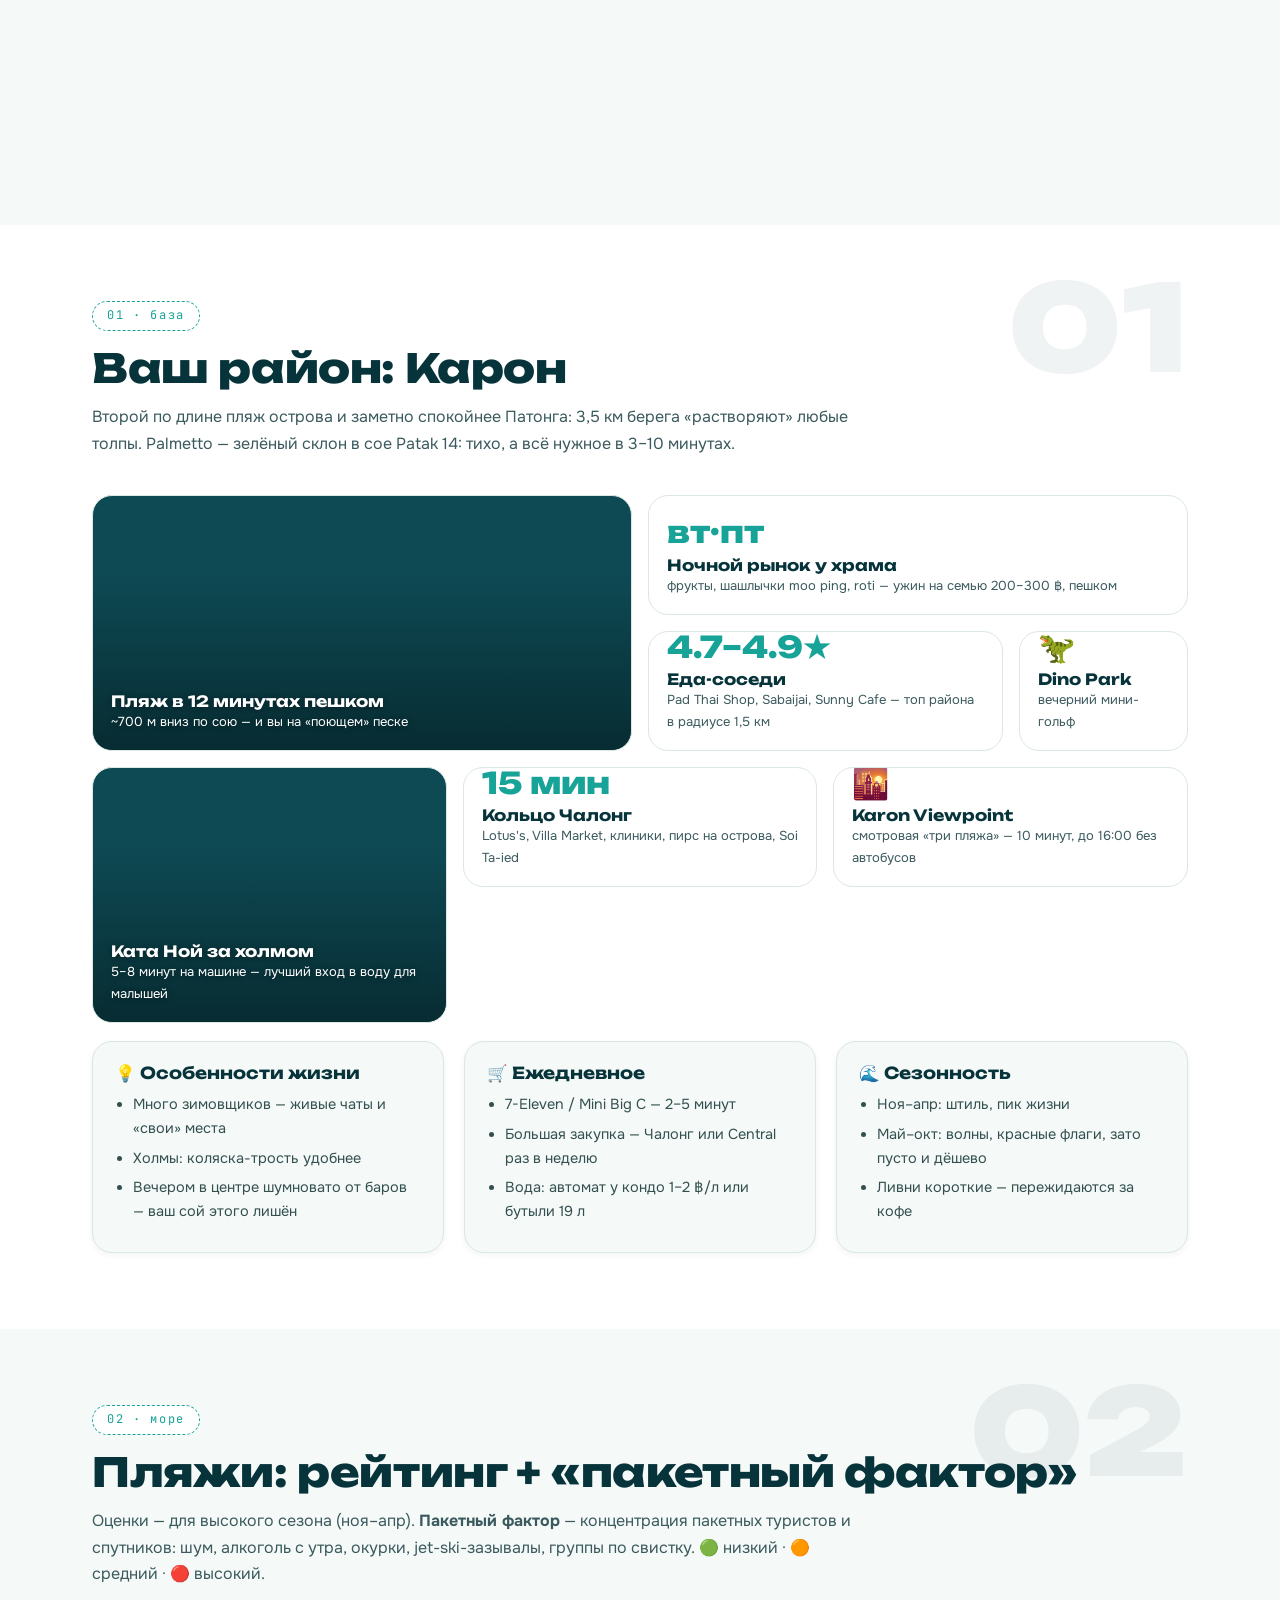
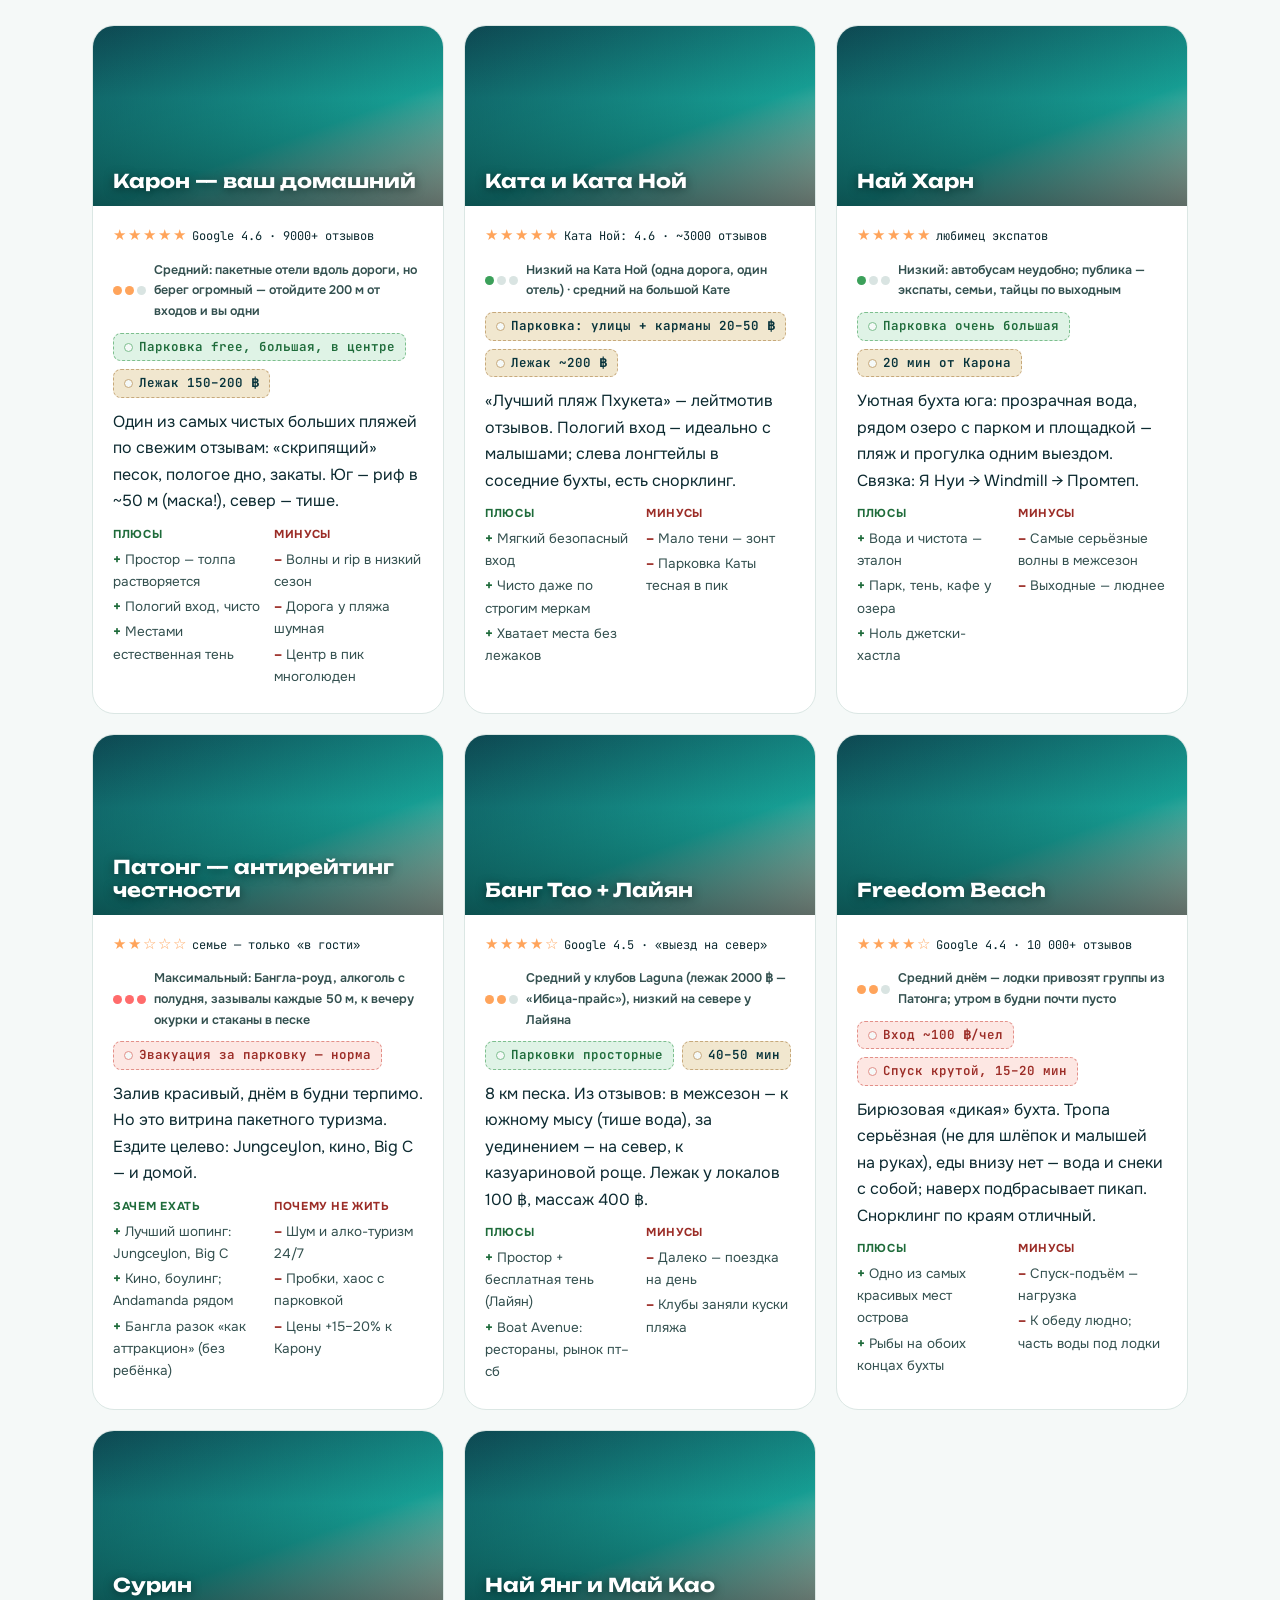
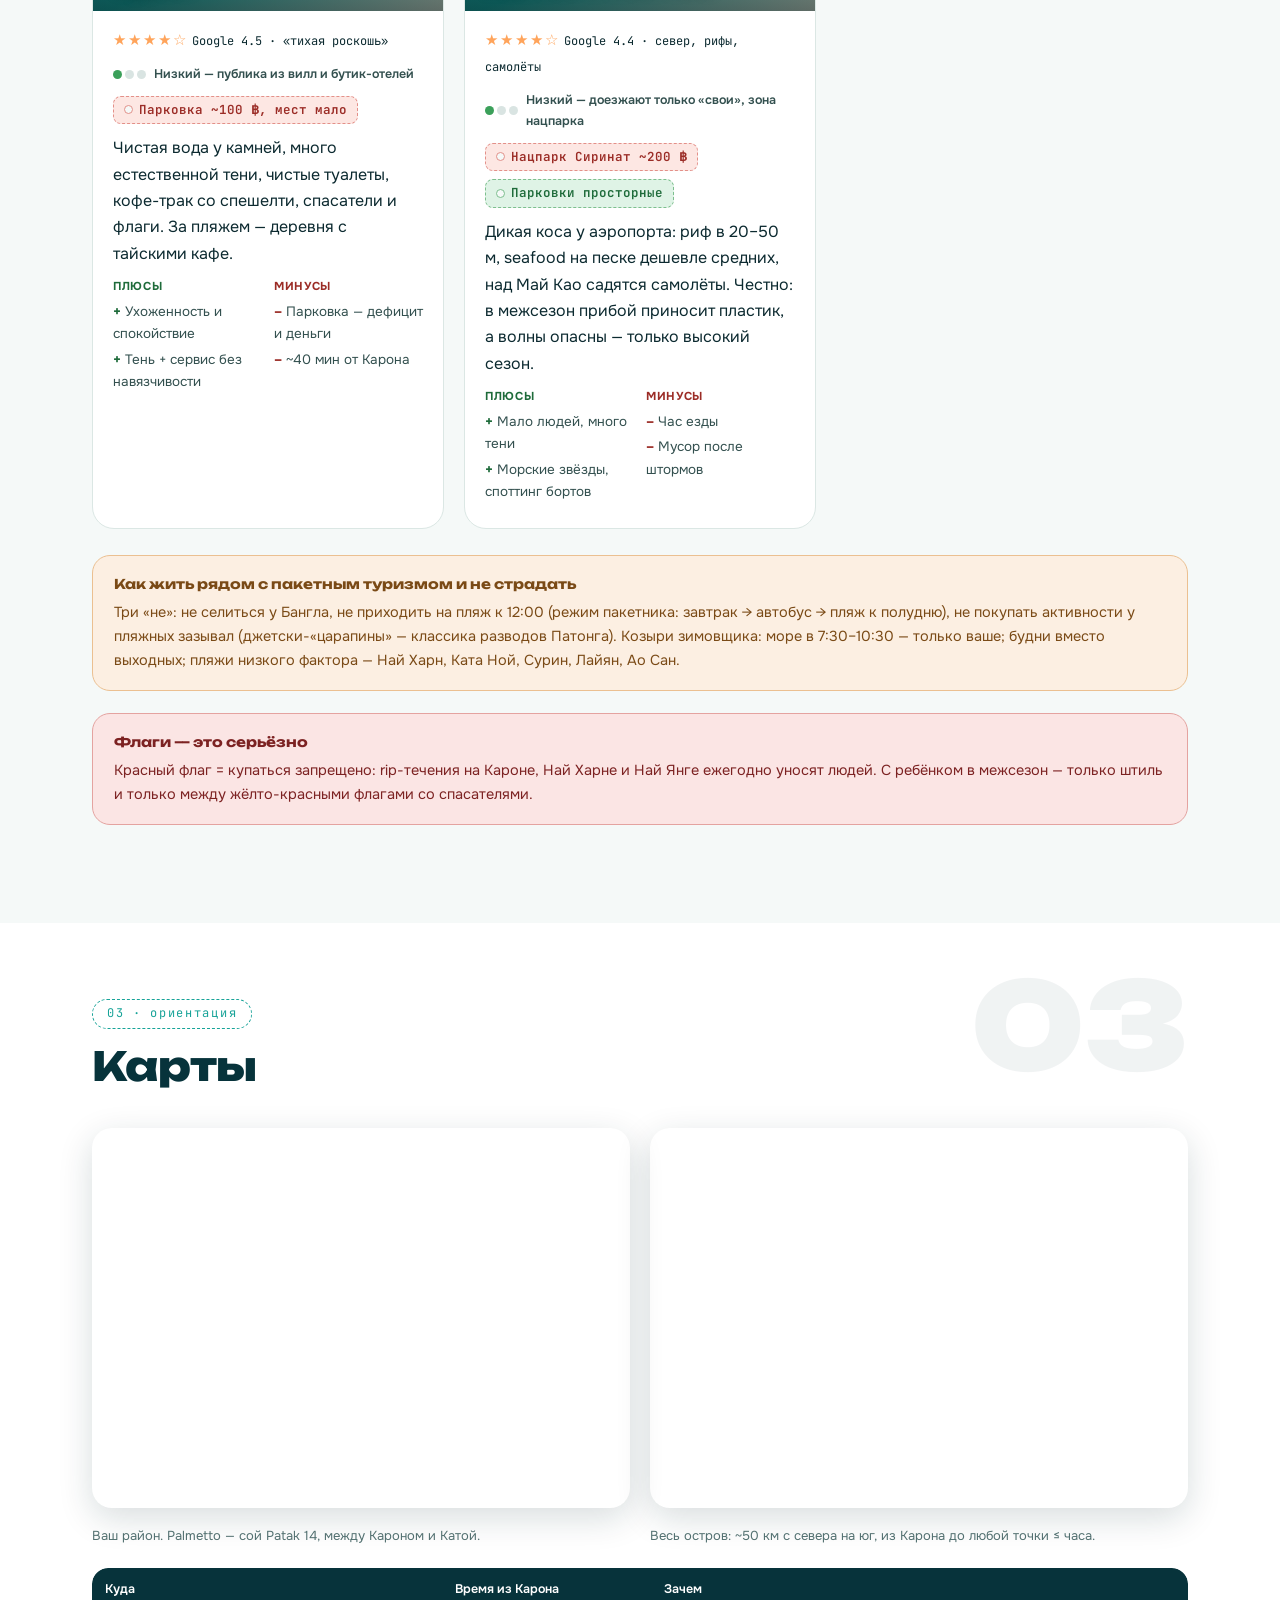
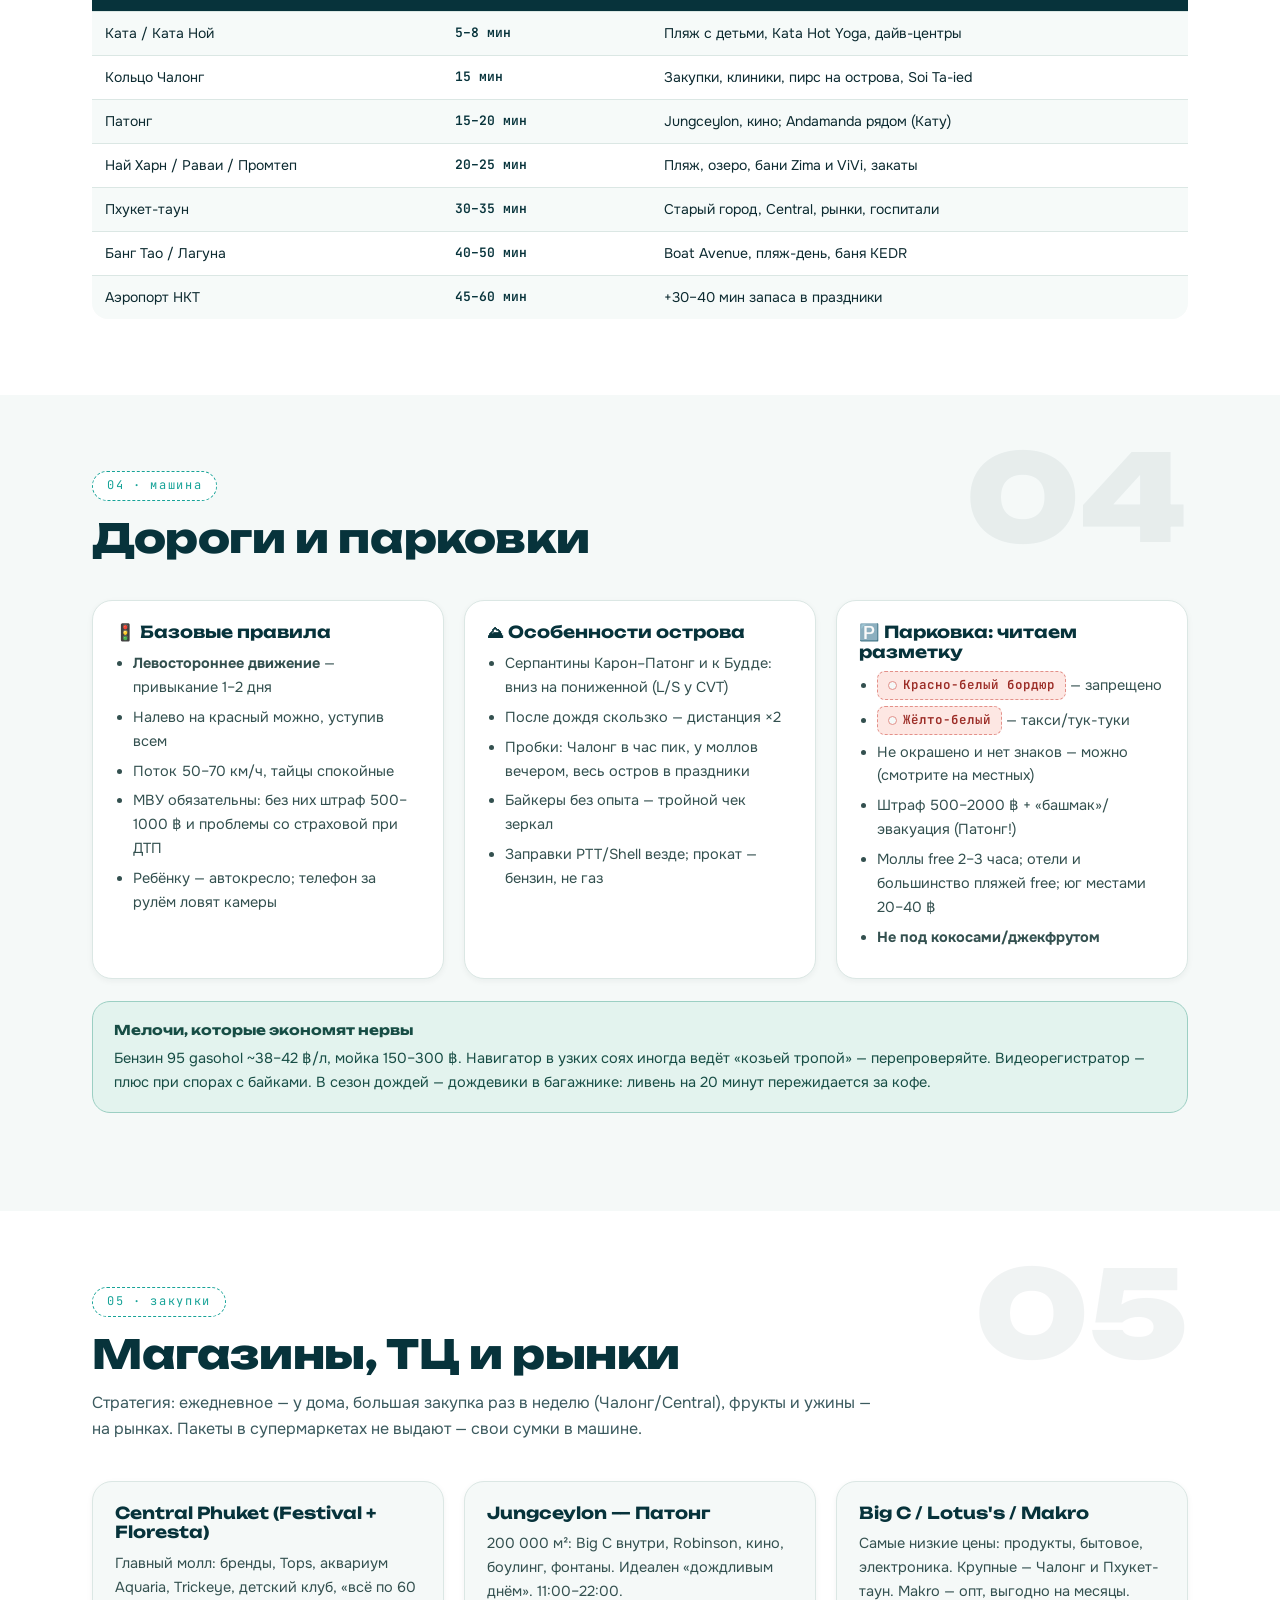
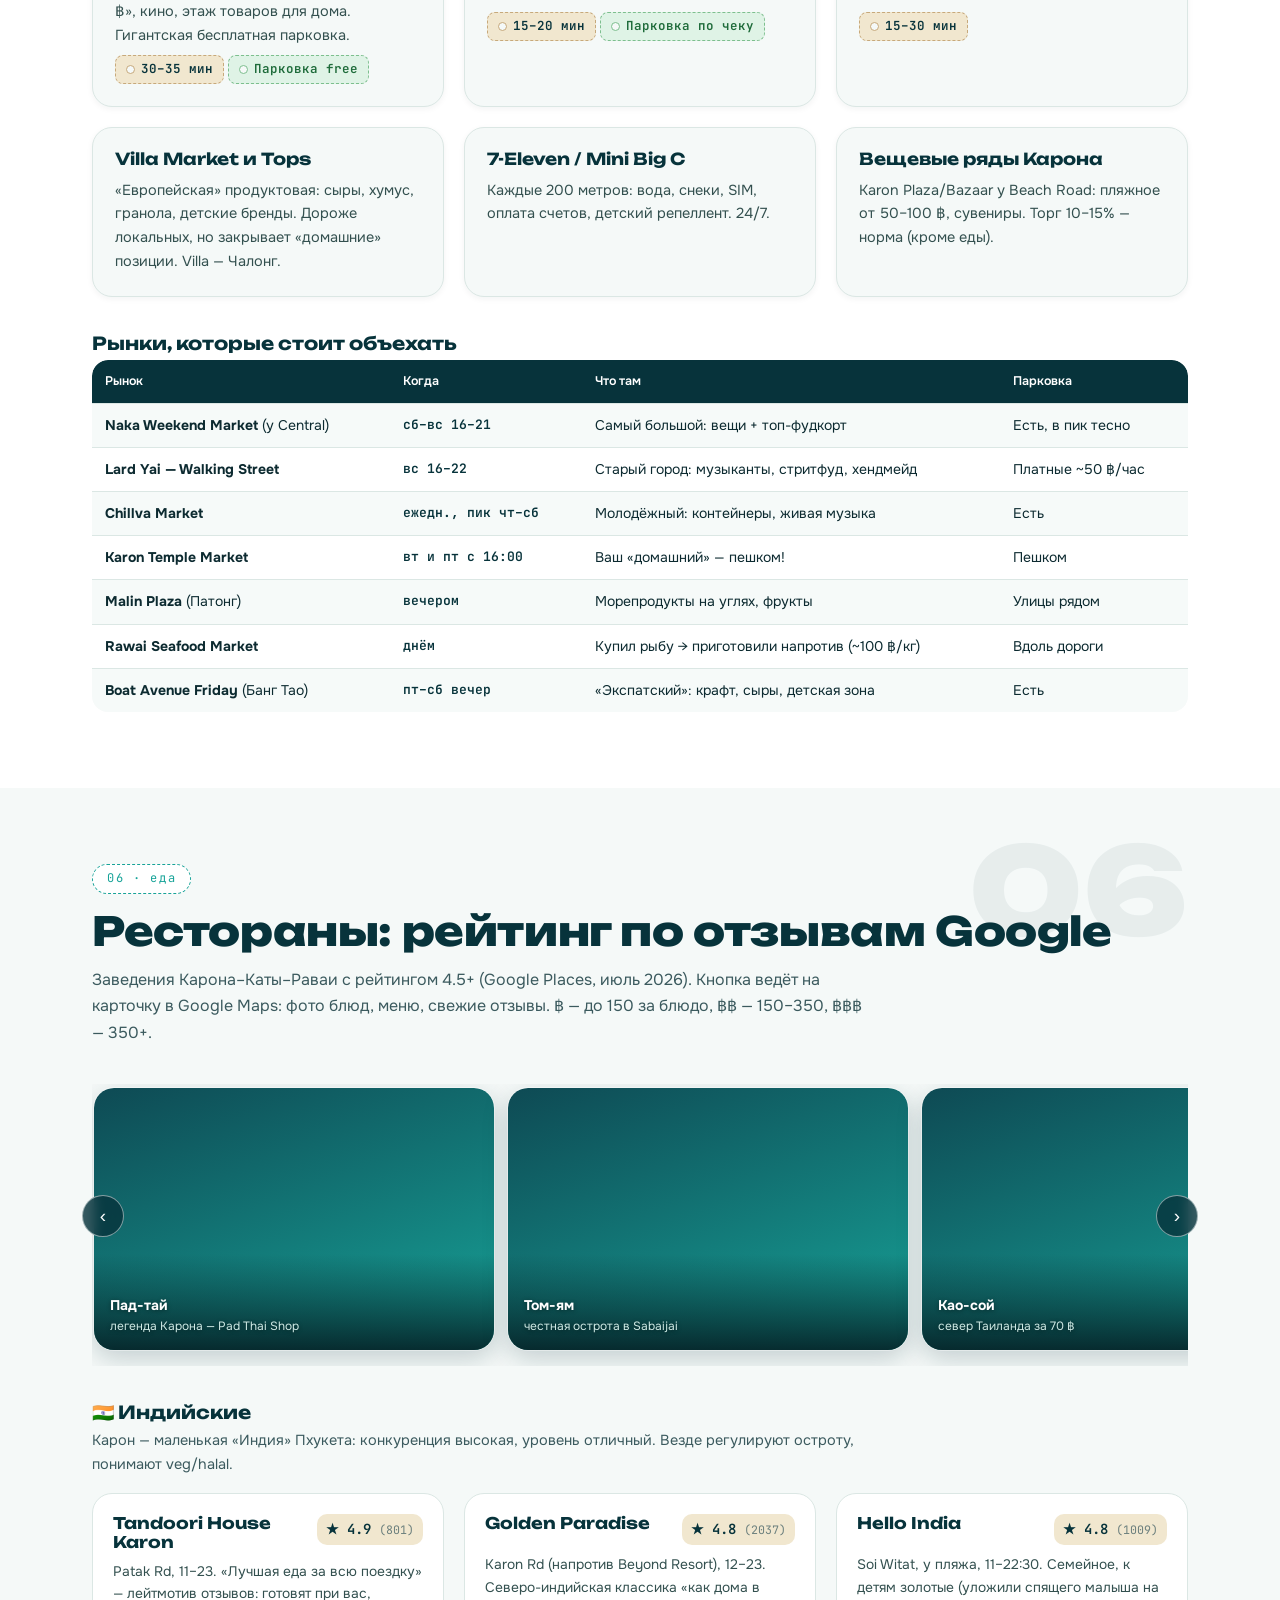
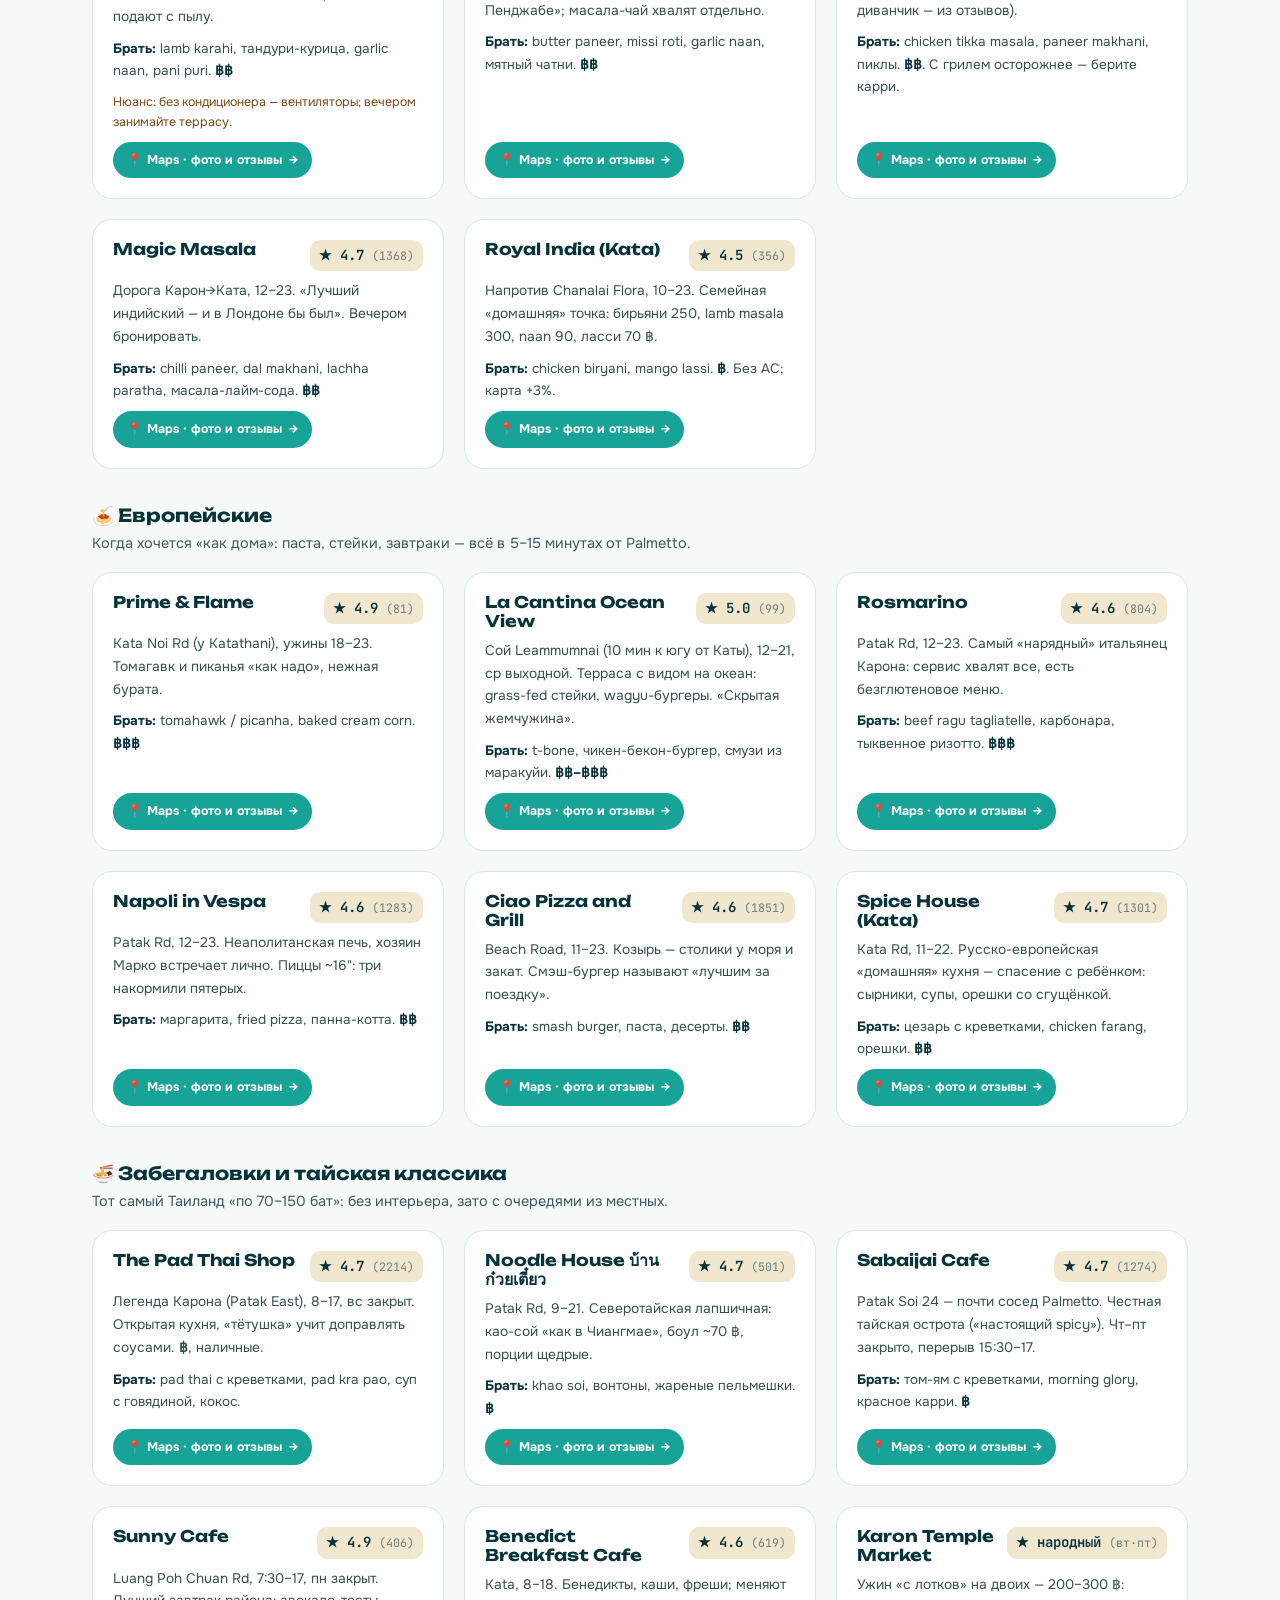
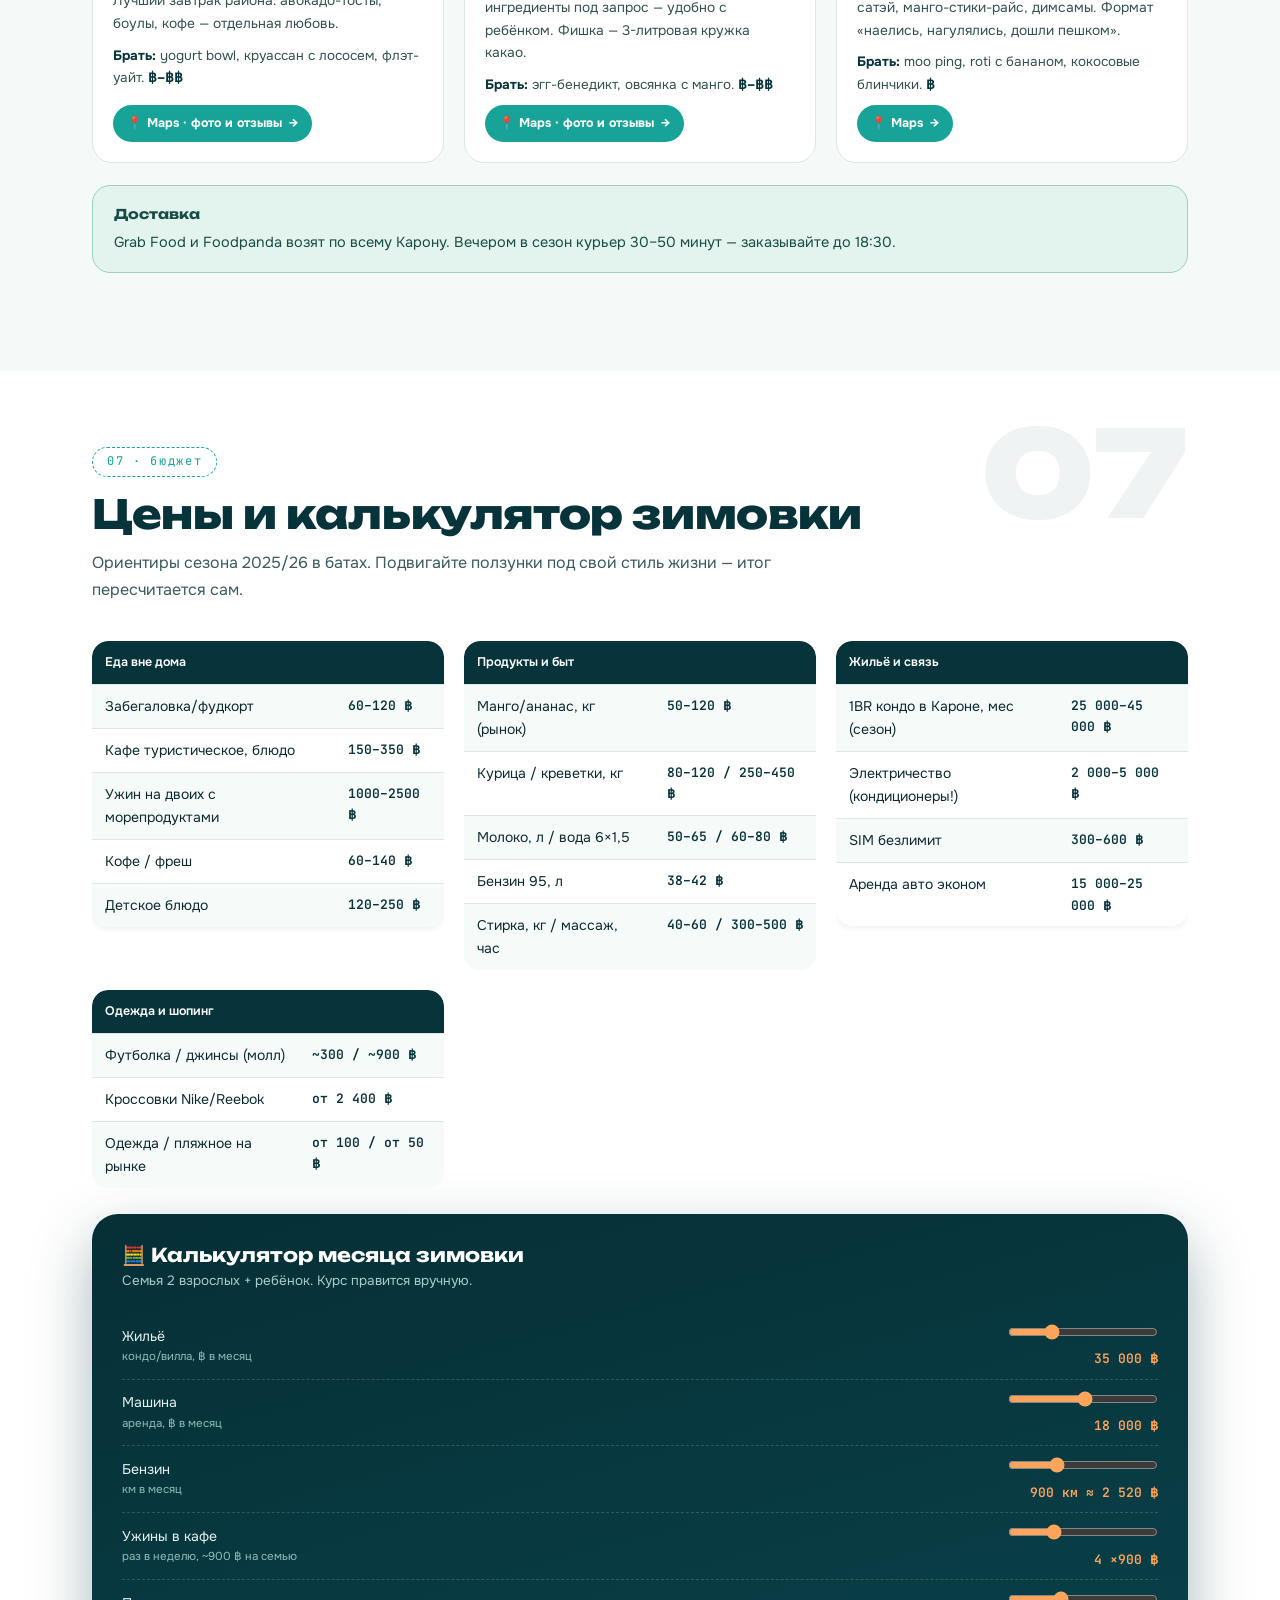
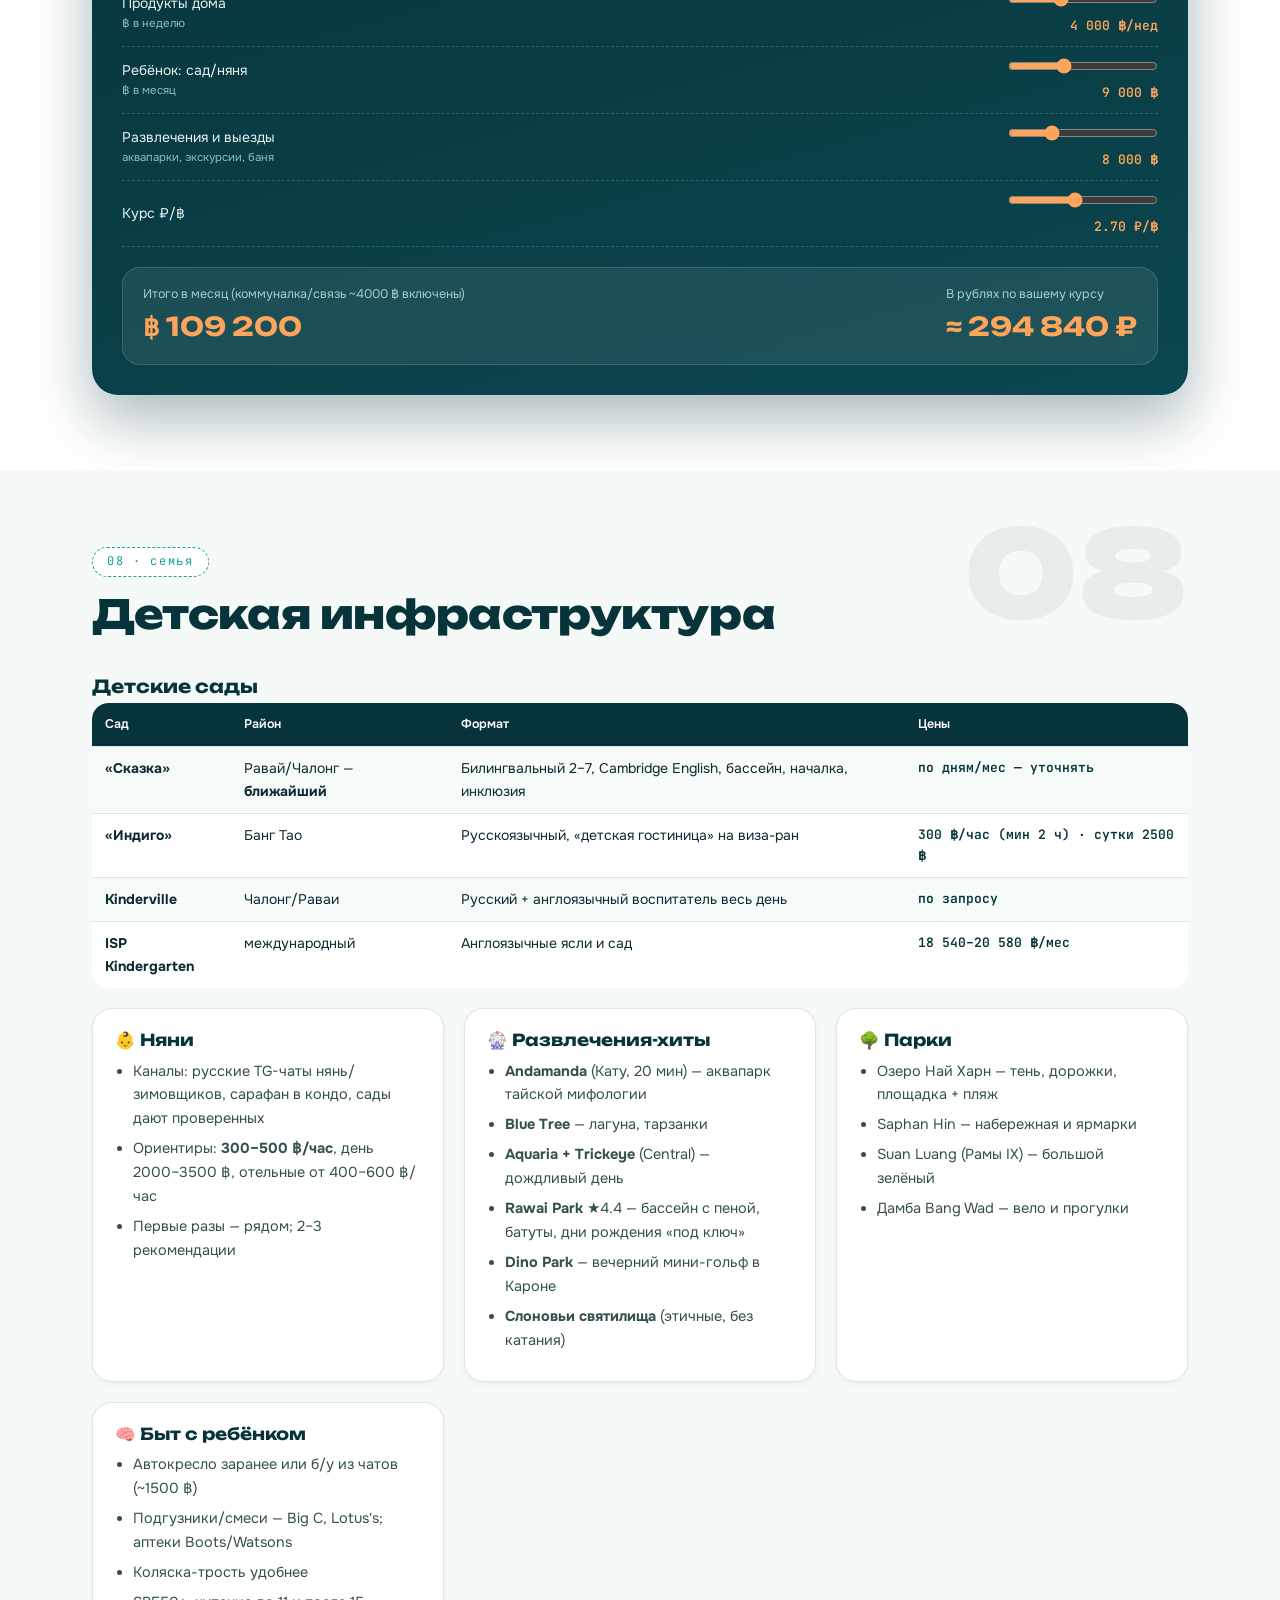
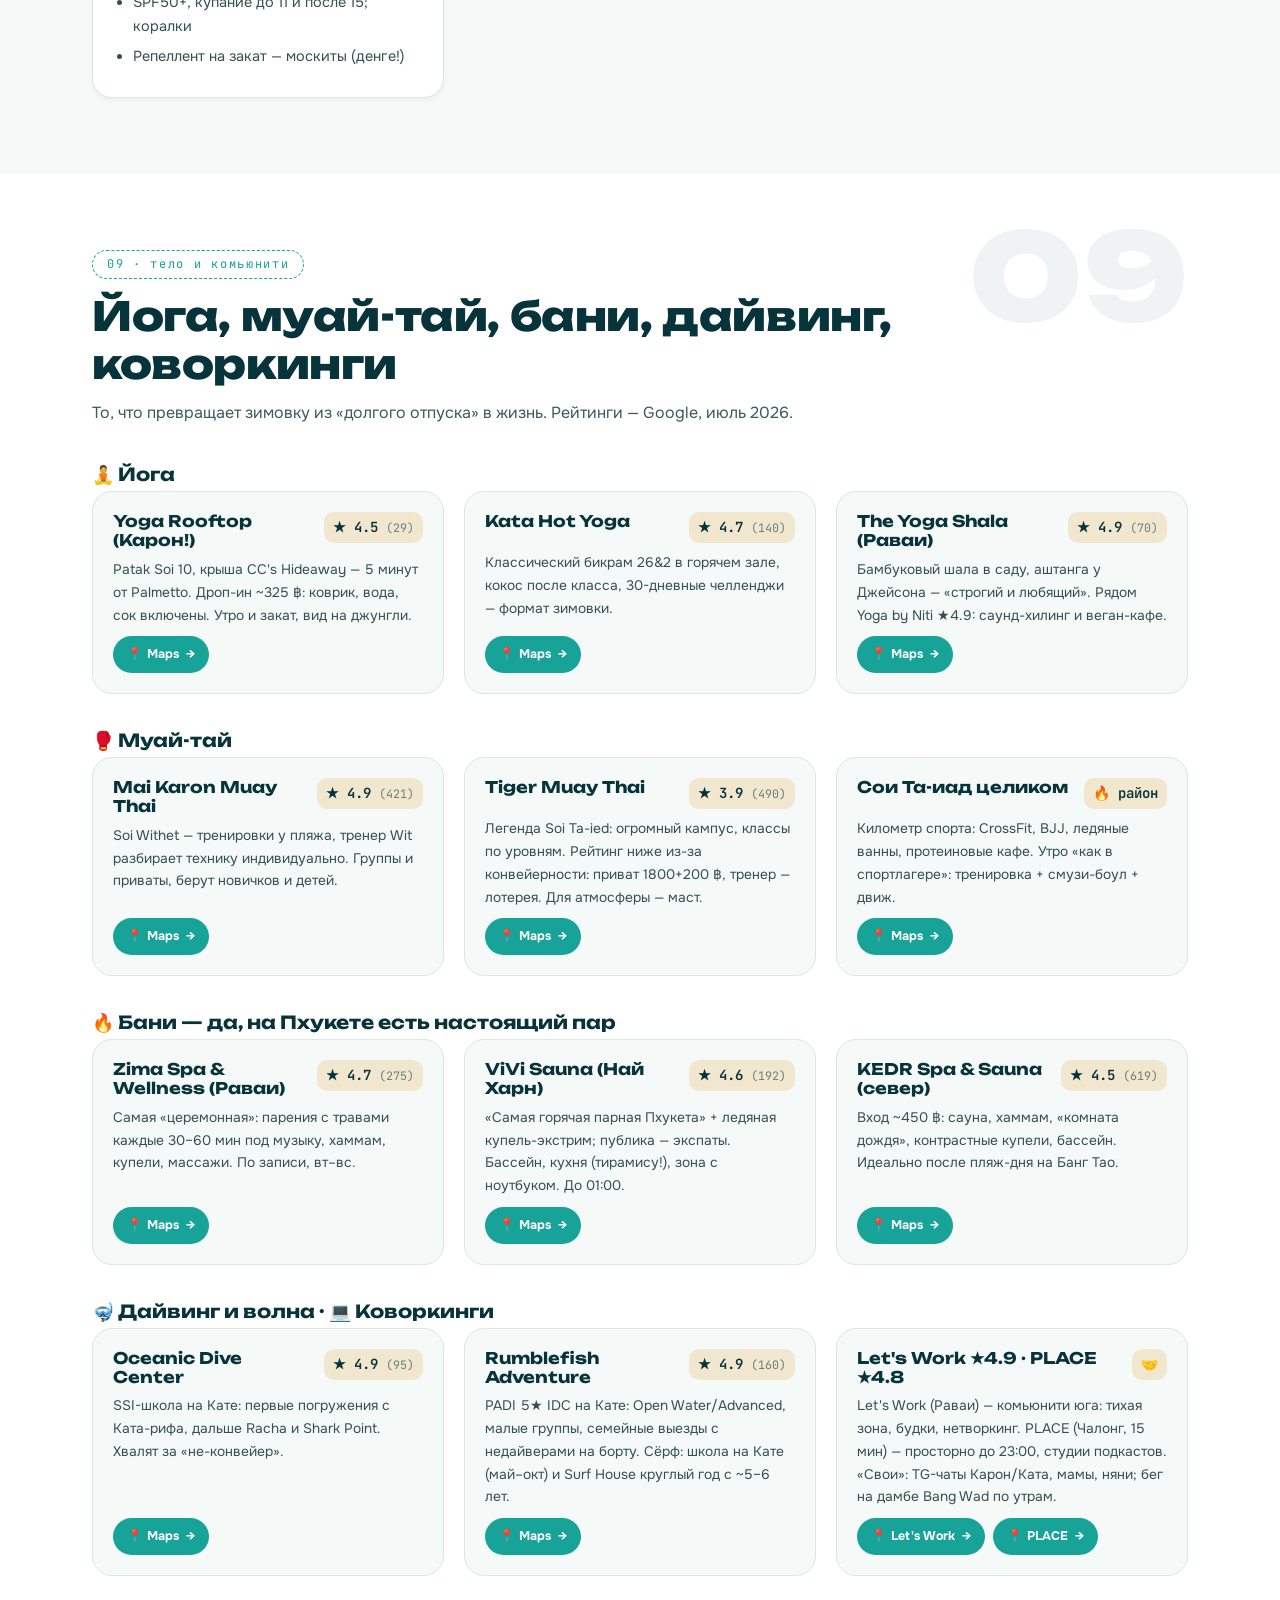
<file: phuket-guide-karon-2026.html>
<!DOCTYPE html>
<html lang="ru">
<head>
<meta charset="UTF-8">
<meta name="viewport" content="width=device-width, initial-scale=1.0">
<title>Зимовка на Пхукете — большой гайд · Карон / Palmetto</title>
<link rel="preconnect" href="https://fonts.googleapis.com">
<link href="https://fonts.googleapis.com/css2?family=Unbounded:wght@400;600;800;900&family=Onest:wght@400;500;600;700&family=JetBrains+Mono:wght@400;600&display=swap" rel="stylesheet">
<style>
:root{
  --sea:#07333B;--sea2:#0E4A54;--lagoon:#17A398;--mint:#7FD8C8;
  --sand:#F1E7CF;--papaya:#FFA45B;--coral:#FF6B6B;
  --paper:#F5F9F8;--ink:#0C2A30;--line:#DBE7E4;--glass:rgba(255,255,255,.55);
}
*{margin:0;padding:0;box-sizing:border-box}
html{scroll-behavior:smooth}
::selection{background:var(--papaya);color:var(--sea)}
body{font-family:'Onest',sans-serif;background:var(--paper);color:var(--ink);line-height:1.65;font-size:16px;overflow-x:hidden}
/* плёночное зерно */
body::after{content:"";position:fixed;inset:0;pointer-events:none;z-index:120;opacity:.05;mix-blend-mode:multiply;
 background-image:url("data:image/svg+xml,%3Csvg xmlns='http://www.w3.org/2000/svg' width='160' height='160'%3E%3Cfilter id='n'%3E%3CfeTurbulence type='fractalNoise' baseFrequency='0.9' numOctaves='2'/%3E%3C/filter%3E%3Crect width='100%25' height='100%25' filter='url(%23n)'/%3E%3C/svg%3E")}
h1,h2,h3,.disp{font-family:'Unbounded',sans-serif;line-height:1.18}
.mono{font-family:'JetBrains Mono',monospace}
.wrap{max-width:1140px;margin:0 auto;padding:0 22px}
section{padding:76px 0;position:relative}
section:nth-of-type(even){background:#fff}
img{max-width:100%}
/* progress bar */
#pbar{position:fixed;top:0;left:0;height:3px;background:linear-gradient(90deg,var(--lagoon),var(--papaya));z-index:200;width:0;box-shadow:0 0 10px rgba(255,164,91,.6)}
/* NAV */
nav{position:sticky;top:0;z-index:90;background:rgba(7,51,59,.82);backdrop-filter:blur(14px) saturate(1.3);-webkit-backdrop-filter:blur(14px);box-shadow:0 6px 24px rgba(7,51,59,.28)}
nav .wrap{display:flex;gap:2px;overflow-x:auto;padding:0 14px;scrollbar-width:none}
nav .wrap::-webkit-scrollbar{display:none}
nav a{color:#BFE0DB;text-decoration:none;font-size:12.5px;font-weight:600;padding:14px 11px;white-space:nowrap;border-bottom:3px solid transparent;transition:.2s}
nav a:hover,nav a:focus{color:#fff}
nav a.act{color:#fff;border-bottom-color:var(--papaya)}
/* HERO */
header{position:relative;min-height:92vh;display:flex;flex-direction:column;justify-content:center;color:#fff;overflow:hidden;
 background:radial-gradient(1200px 700px at 85% -10%,#12545F 0%,transparent 60%),radial-gradient(900px 600px at -10% 110%,#0F6B63 0%,transparent 55%),linear-gradient(160deg,#052A31,#0B4049 55%,#0E5A57)}
.aurora{position:absolute;inset:-20%;filter:blur(60px);opacity:.55;pointer-events:none;
 background:radial-gradient(40% 32% at 25% 30%,rgba(23,163,152,.55),transparent 70%),radial-gradient(34% 28% at 75% 22%,rgba(255,164,91,.4),transparent 70%),radial-gradient(30% 26% at 60% 78%,rgba(127,216,200,.35),transparent 70%);
 animation:aur 18s ease-in-out infinite alternate}
@keyframes aur{to{transform:translate3d(2%,-3%,0) rotate(2deg) scale(1.06)}}
.hero-grid{position:relative;z-index:2;display:grid;grid-template-columns:1.15fr .85fr;gap:44px;align-items:center;padding:70px 0 40px}
.eyebrow{display:inline-flex;align-items:center;gap:10px;font-size:12px;letter-spacing:.24em;text-transform:uppercase;color:var(--mint);font-weight:700;margin-bottom:22px}
.eyebrow::before{content:"";width:34px;height:1.5px;background:var(--papaya)}
header h1{font-size:clamp(34px,5.6vw,66px);font-weight:900;letter-spacing:-.01em}
header h1 em{font-style:normal;background:linear-gradient(92deg,var(--papaya),#FFD29B);-webkit-background-clip:text;background-clip:text;color:transparent}
header p.lead{max-width:600px;margin:24px 0 34px;color:#CFE9E4;font-size:17.5px}
.hero-cta{display:flex;flex-wrap:wrap;gap:12px}
.btn{display:inline-flex;align-items:center;gap:9px;font-weight:700;font-size:14px;text-decoration:none;border-radius:999px;padding:13px 22px;transition:.25s}
.btn-p{background:var(--papaya);color:var(--sea)}
.btn-p:hover{transform:translateY(-2px);box-shadow:0 12px 28px rgba(255,164,91,.35)}
.btn-g{background:rgba(255,255,255,.1);color:#fff;border:1px solid rgba(255,255,255,.28);backdrop-filter:blur(8px)}
.btn-g:hover{background:rgba(255,255,255,.18)}
/* фото-коллаж в hero */
.collage{position:relative;height:440px}
.tile{position:absolute;border-radius:22px;overflow:hidden;box-shadow:0 24px 60px rgba(2,20,24,.5);outline:1px solid rgba(255,255,255,.22);background:linear-gradient(160deg,var(--sea2),var(--lagoon))}
.tile img{width:100%;height:100%;object-fit:cover;display:block;opacity:0;transition:opacity .8s}
.tile.loaded img{opacity:1}
.t1{width:62%;height:64%;left:0;top:4%;animation:flo 9s ease-in-out infinite}
.t2{width:46%;height:46%;right:0;top:0;animation:flo 11s ease-in-out infinite reverse}
.t3{width:52%;height:44%;right:6%;bottom:0;animation:flo 10s 1s ease-in-out infinite}
.tile figcaption{position:absolute;left:12px;bottom:10px;font-size:11.5px;font-weight:700;letter-spacing:.06em;text-transform:uppercase;color:#fff;background:rgba(7,51,59,.55);backdrop-filter:blur(6px);padding:5px 10px;border-radius:999px}
@keyframes flo{50%{transform:translateY(-10px)}}
.hero-stats{position:relative;z-index:2;display:grid;grid-template-columns:repeat(auto-fit,minmax(150px,1fr));gap:1px;background:rgba(255,255,255,.14);border-radius:18px;overflow:hidden;margin:34px 0 0;outline:1px solid rgba(255,255,255,.14)}
.hero-stats div{background:rgba(6,40,46,.55);backdrop-filter:blur(10px);padding:16px}
.hero-stats b{display:block;font-family:'Unbounded';font-size:19px;color:var(--papaya)}
.hero-stats span{font-size:12.5px;color:#BFE0DB}
/* ticker */
.ticker{position:relative;z-index:2;margin-top:38px;border-top:1px solid rgba(255,255,255,.14);border-bottom:1px solid rgba(255,255,255,.14);overflow:hidden;background:rgba(4,30,35,.45)}
.tk{display:flex;gap:48px;padding:11px 0;white-space:nowrap;animation:tick 46s linear infinite;width:max-content}
.ticker:hover .tk{animation-play-state:paused}
.tk span{font-family:'JetBrains Mono';font-size:12.5px;color:#9FD8CF;letter-spacing:.04em}
.tk b{color:var(--papaya)}
@keyframes tick{to{transform:translateX(-50%)}}
/* SECTION HEADS */
.sec-head{margin-bottom:38px;position:relative}
.sec-head .num{position:absolute;right:0;top:-34px;font-family:'Unbounded';font-weight:900;font-size:clamp(64px,10vw,120px);color:var(--sea);opacity:.055;line-height:1;user-select:none}
.kicker{display:inline-flex;align-items:center;gap:8px;font-family:'JetBrains Mono';font-size:12px;letter-spacing:.14em;color:var(--lagoon);border:1.5px dashed var(--lagoon);border-radius:999px;padding:4px 14px;margin-bottom:14px;background:#fff}
.sec-head h2{font-size:clamp(24px,3.6vw,40px);font-weight:800;color:var(--sea);letter-spacing:-.01em}
.sec-head p{max-width:780px;margin-top:12px;color:#3B5A5E}
/* tags */
.tag{display:inline-flex;align-items:center;gap:6px;font-family:'JetBrains Mono';font-size:12.5px;font-weight:600;background:var(--sand);color:var(--sea);border:1.5px dashed #C7A97B;border-radius:8px;padding:3px 10px}
.tag::before{content:"";width:7px;height:7px;border-radius:50%;background:var(--paper);border:1.5px solid #C7A97B}
.tag.free{background:#DFF3E6;border-color:#7DBF8E;color:#1E6B3A}.tag.free::before{border-color:#7DBF8E}
.tag.warn{background:#FDE7E3;border-color:#E39089;color:#9B2C26}.tag.warn::before{border-color:#E39089}
/* cards */
.grid{display:grid;gap:20px}
.g2{grid-template-columns:repeat(auto-fit,minmax(300px,1fr))}
.g3{grid-template-columns:repeat(auto-fit,minmax(262px,1fr))}
.card{background:#fff;border:1px solid var(--line);border-radius:20px;padding:22px;box-shadow:0 2px 6px rgba(12,42,48,.05);transition:transform .25s,box-shadow .25s}
.card:hover{transform:translateY(-3px);box-shadow:0 14px 34px rgba(12,42,48,.10)}
section:nth-of-type(even) .card{background:var(--paper)}
.card h3{font-size:16.5px;color:var(--sea);margin-bottom:9px}
.card p,.card li{font-size:14.5px;color:#33504F}
.card ul{padding-left:18px;margin-top:8px}
.card li{margin-bottom:6px}
/* reveal on scroll */
.rv{opacity:0;transform:translateY(22px)}
.rv.in{opacity:1;transform:none;transition:opacity .7s ease,transform .7s ease}
/* GALLERY (masonry + chips + lightbox) */
.chips{display:flex;flex-wrap:wrap;gap:10px;margin-bottom:22px}
.chip{font-family:'JetBrains Mono';font-size:13px;font-weight:600;border:1.5px solid var(--line);background:#fff;color:var(--sea);border-radius:999px;padding:9px 18px;cursor:pointer;transition:.2s}
.chip:hover{border-color:var(--lagoon)}
.chip.act{background:var(--sea);color:#fff;border-color:var(--sea);box-shadow:0 8px 22px rgba(7,51,59,.28)}
.masonry{columns:4 250px;column-gap:14px;min-height:320px}
.gph{position:relative;break-inside:avoid;margin:0 0 14px;border-radius:16px;overflow:hidden;cursor:zoom-in;background:linear-gradient(160deg,#0E4A54,#17A398);box-shadow:0 3px 10px rgba(12,42,48,.12)}
.gph img{display:block;width:100%;opacity:0;transition:opacity .6s,transform .6s}
.gph.loaded img{opacity:1}
.gph:hover img{transform:scale(1.05)}
.gph::after{content:"↗";position:absolute;right:10px;top:8px;color:#fff;font-weight:700;background:rgba(7,51,59,.55);backdrop-filter:blur(4px);border-radius:999px;width:26px;height:26px;display:flex;align-items:center;justify-content:center;font-size:13px;opacity:0;transition:.25s}
.gph:hover::after{opacity:1}
.gloader{font-family:'JetBrains Mono';font-size:13px;color:#5E7C7B;padding:10px 2px}
#lb{position:fixed;inset:0;background:rgba(4,24,28,.9);backdrop-filter:blur(8px);z-index:300;display:none;align-items:center;justify-content:center;padding:4vmin;cursor:zoom-out}
#lb.open{display:flex}
#lb img{max-width:94vw;max-height:88vh;border-radius:14px;box-shadow:0 30px 80px rgba(0,0,0,.6)}
#lb .cap{position:fixed;bottom:18px;left:0;right:0;text-align:center;color:#BFE0DB;font-size:13px}
/* SLIDER */
.slider-box{position:relative}
.slider{display:flex;gap:14px;overflow-x:auto;scroll-snap-type:x mandatory;padding:4px 2px 16px;scrollbar-width:thin}
.slide{position:relative;flex:0 0 min(74%,400px);scroll-snap-align:center;height:262px;border-radius:20px;overflow:hidden;background:linear-gradient(160deg,var(--sea2),var(--lagoon));box-shadow:0 8px 26px rgba(7,51,59,.22);outline:1px solid rgba(255,255,255,.4);cursor:zoom-in}
.slide img{width:100%;height:100%;object-fit:cover;display:block;opacity:0;transition:opacity .6s,transform .6s}
.slide.loaded img{opacity:1}
.slide:hover img{transform:scale(1.04)}
.slide figcaption{position:absolute;left:0;right:0;bottom:0;padding:40px 16px 13px;color:#fff;font-weight:700;font-size:14px;background:linear-gradient(transparent,rgba(5,32,37,.9));text-shadow:0 1px 4px rgba(0,0,0,.4)}
.slide .sub{display:block;font-weight:400;font-size:12px;color:#CFEAE5}
.sl-btn{position:absolute;top:calc(50% - 30px);width:42px;height:42px;border-radius:50%;border:1px solid rgba(255,255,255,.5);background:rgba(7,51,59,.8);backdrop-filter:blur(6px);color:#fff;font-size:19px;cursor:pointer;z-index:5;display:flex;align-items:center;justify-content:center;transition:.2s}
.sl-btn:hover{background:var(--sea);transform:scale(1.06)}
.sl-prev{left:-10px}.sl-next{right:-10px}
@media(max-width:700px){.sl-btn{display:none}}
/* BEACH */
.beach{background:#fff;border:1px solid var(--line);border-radius:22px;overflow:hidden;display:flex;flex-direction:column;transition:transform .25s,box-shadow .25s}
.beach:hover{transform:translateY(-4px);box-shadow:0 20px 44px rgba(12,42,48,.14)}
.beach-visual{height:180px;position:relative;display:flex;align-items:flex-end;padding:14px 20px;background:linear-gradient(160deg,var(--sea2),var(--lagoon) 60%,var(--sand));background-size:cover;background-position:center}
.beach-visual::before{content:"";position:absolute;inset:0;background:linear-gradient(180deg,rgba(5,32,37,.05) 40%,rgba(5,32,37,.62))}
.beach-visual h3{color:#fff;font-size:19px;text-shadow:0 2px 10px rgba(0,0,0,.5);position:relative;z-index:2}
.beach-body{padding:16px 20px 22px;display:flex;flex-direction:column;gap:11px;flex:1}
.stars{color:var(--papaya);font-size:15px;letter-spacing:2px}
.beach-meta{display:flex;flex-wrap:wrap;gap:8px}
.pm{display:grid;grid-template-columns:1fr 1fr;gap:12px;font-size:13.5px}
.pm b{display:block;font-size:11.5px;text-transform:uppercase;letter-spacing:.06em;margin-bottom:4px}
.pm .plus b{color:#1E6B3A}.pm .minus b{color:#9B2C26}
.pm ul{list-style:none}
.pm .plus li::before{content:"+ ";color:#1E6B3A;font-weight:700}
.pm .minus li::before{content:"– ";color:#9B2C26;font-weight:700}
.pm li{margin-bottom:3px;color:#33504F}
.pkg{display:flex;align-items:center;gap:8px;font-size:12.5px;font-weight:600;color:#33504F}
.pkg i{display:flex;gap:3px}
.pkg i b{width:9px;height:9px;border-radius:50%;background:#D9E4E2;display:block}
.pkg.low i b:nth-child(-n+1){background:#3BA05A}
.pkg.mid i b:nth-child(-n+2){background:var(--papaya)}
.pkg.high i b{background:var(--coral)}
/* TABLES */
.tbl{width:100%;border-collapse:collapse;background:#fff;border-radius:16px;overflow:hidden;box-shadow:0 2px 6px rgba(12,42,48,.07);font-size:14px}
.tbl th{background:var(--sea);color:#fff;text-align:left;padding:11px 13px;font-weight:600;font-size:12.5px}
.tbl td{padding:10px 13px;border-top:1px solid var(--line);vertical-align:top}
.tbl tr:nth-child(even) td{background:#F6FAF9}
.tbl .mono{font-size:13px;color:var(--sea);font-weight:600}
.tbl-scroll{overflow-x:auto;border-radius:16px}
.map{border:0;width:100%;height:380px;border-radius:20px;box-shadow:0 10px 34px rgba(12,42,48,.16)}
.map-note{font-size:13px;color:#527070;margin-top:8px}
/* RESTO */
.resto{background:#fff;border:1px solid var(--line);border-radius:20px;padding:20px;display:flex;flex-direction:column;gap:9px;transition:transform .25s,box-shadow .25s}
.resto:hover{transform:translateY(-3px);box-shadow:0 16px 36px rgba(12,42,48,.12)}
section:nth-of-type(even) .resto{background:var(--paper)}
.resto h3{font-size:16px;color:var(--sea)}
.r-top{display:flex;justify-content:space-between;align-items:flex-start;gap:10px}
.r-rate{font-family:'JetBrains Mono';font-weight:600;font-size:14px;color:var(--sea);background:var(--sand);border-radius:10px;padding:4px 9px;white-space:nowrap}
.r-rate small{color:#6B7F7D;font-weight:400}
.resto p{font-size:13.8px;color:#33504F}
.resto .order{font-size:13.5px}.resto .order b{color:var(--sea)}
.r-foot{margin-top:auto;display:flex;flex-wrap:wrap;gap:8px;align-items:center}
.gmap{display:inline-flex;align-items:center;gap:7px;text-decoration:none;font-size:12.5px;font-weight:700;color:#fff;background:var(--lagoon);padding:8px 14px;border-radius:999px;transition:.22s}
.gmap:hover{background:var(--sea);transform:translateY(-1px);box-shadow:0 8px 20px rgba(7,51,59,.3)}
.gmap::after{content:"→";transition:transform .2s}
.gmap:hover::after{transform:translateX(3px)}
.rgroup{font-family:'Unbounded';font-size:18px;color:var(--sea);margin:36px 0 6px}
.rgroup+p{color:#3B5A5E;font-size:14.5px;margin-bottom:16px;max-width:780px}
/* BENTO (район) */
.bento{display:grid;gap:16px;grid-template-columns:repeat(6,1fr);grid-auto-rows:120px}
.b{position:relative;border-radius:20px;overflow:hidden;background:#fff;border:1px solid var(--line);padding:18px;display:flex;flex-direction:column;justify-content:flex-end;transition:transform .25s,box-shadow .25s}
.b:hover{transform:translateY(-3px);box-shadow:0 16px 36px rgba(12,42,48,.13)}
.b h3{font-size:15.5px;color:var(--sea);position:relative;z-index:2}
.b p{font-size:13px;color:#3B5A5E;position:relative;z-index:2}
.b .big{font-family:'Unbounded';font-size:30px;font-weight:800;color:var(--lagoon)}
.b.photo{color:#fff;justify-content:flex-end}
.b.photo::before{content:"";position:absolute;inset:0;background:linear-gradient(180deg,rgba(5,32,37,0) 30%,rgba(5,32,37,.72))}
.b.photo h3,.b.photo p{color:#fff;text-shadow:0 1px 6px rgba(0,0,0,.4)}
.b.photo{background-size:cover;background-position:center;background-color:var(--sea2)}
.b1{grid-column:span 3;grid-row:span 2}
.b2{grid-column:span 3;grid-row:span 1}
.b3{grid-column:span 2;grid-row:span 1}
.b4{grid-column:span 1;grid-row:span 1}
.b5{grid-column:span 2;grid-row:span 2}
.b6{grid-column:span 2;grid-row:span 1}
.b7{grid-column:span 2;grid-row:span 1}
@media(max-width:860px){.bento{grid-template-columns:repeat(2,1fr)}.b1,.b2,.b3,.b4,.b5,.b6,.b7{grid-column:span 2}.b1,.b5{grid-row:span 2}}
/* TIMELINE dark section */
#festivali{background:radial-gradient(900px 500px at 90% 0%,#0F5A5E 0%,transparent 60%),linear-gradient(170deg,#052A31,#083A42)}
#festivali .sec-head h2{color:#fff}
#festivali .sec-head p{color:#A8CFC9}
#festivali .kicker{background:transparent;color:var(--mint);border-color:var(--mint)}
#festivali .sec-head .num{color:#fff;opacity:.06}
.tl{position:relative;padding-left:28px}
.tl::before{content:"";position:absolute;left:9px;top:6px;bottom:6px;width:2px;background:repeating-linear-gradient(var(--lagoon) 0 8px,transparent 8px 16px)}
.tl-item{position:relative;padding:0 0 20px 16px}
.tl-item::before{content:"";position:absolute;left:-25px;top:8px;width:14px;height:14px;border-radius:50%;background:var(--papaya);box-shadow:0 0 0 4px rgba(255,164,91,.22),0 0 18px rgba(255,164,91,.65)}
.tl-card{background:rgba(255,255,255,.06);border:1px solid rgba(255,255,255,.14);backdrop-filter:blur(10px);border-radius:16px;padding:14px 18px}
.tl-item .mono{color:var(--mint);font-size:12.5px;font-weight:600}
.tl-item h3{font-size:16px;margin:3px 0 5px;color:#fff}
.tl-item p{font-size:14px;color:#C6E2DD;max-width:720px}
/* callouts, routes, months, calc, phrases */
.callout{border-radius:18px;padding:17px 21px;margin:22px 0;font-size:14.5px}
.callout b:first-child{display:block;font-family:'Unbounded';font-size:13.5px;margin-bottom:6px}
.co-tip{background:#E3F3EE;border:1px solid #9CCFC3;color:#174D45}
.co-warn{background:#FCEFE2;border:1px solid #EBC091;color:#7A4A16}
.co-alert{background:#FBE5E4;border:1px solid #E4A3A0;color:#7C2222}
.route{border-left:5px solid var(--papaya);background:#fff;border-radius:0 18px 18px 0;padding:20px 22px;box-shadow:0 2px 6px rgba(12,42,48,.07);transition:transform .25s}
.route:hover{transform:translateX(4px)}
.route h3{color:var(--sea);font-size:16px;margin-bottom:8px}
.route ol{padding-left:20px;font-size:14.5px}
.route li{margin-bottom:5px}
.route .mono{font-size:12.5px;color:var(--lagoon)}
.months{display:grid;grid-template-columns:repeat(auto-fit,minmax(90px,1fr));gap:9px}
.mo{background:#fff;border:1px solid var(--line);border-radius:16px;padding:12px 10px;text-align:center;font-size:12px;transition:transform .2s}
.mo:hover{transform:translateY(-3px)}
.mo b{display:block;font-family:'Unbounded';font-size:13px;color:var(--sea)}
.mo .sea-ok{color:#1E6B3A;font-weight:700}.mo .sea-no{color:#9B2C26;font-weight:700}.mo .sea-mid{color:#B06A12;font-weight:700}
.mo.best{border-color:var(--papaya);box-shadow:0 0 0 2px rgba(255,164,91,.35),0 10px 24px rgba(255,164,91,.18)}
.calc{background:linear-gradient(165deg,#062F36,#0B4750);color:#E4F3F0;border-radius:26px;padding:30px;outline:1px solid rgba(255,255,255,.12);box-shadow:0 24px 60px rgba(7,51,59,.35)}
.calc h3{color:#fff;font-size:19px;margin-bottom:4px}
.calc .sub{color:#A6CEC8;font-size:13.5px;margin-bottom:20px}
.calc .row{display:grid;grid-template-columns:1fr 150px;gap:14px;align-items:center;padding:9px 0;border-bottom:1px dashed rgba(255,255,255,.16)}
.calc label{font-size:14px}
.calc label small{display:block;color:#8FBDB7;font-size:11.5px}
.calc input[type=range]{width:100%;accent-color:var(--papaya)}
.calc .val{font-family:'JetBrains Mono';font-size:13px;text-align:right;color:var(--papaya);font-weight:600}
.calc .total{display:flex;flex-wrap:wrap;gap:20px;justify-content:space-between;align-items:center;margin-top:20px;background:rgba(255,255,255,.08);border:1px solid rgba(255,255,255,.14);border-radius:18px;padding:16px 20px;backdrop-filter:blur(8px)}
.calc .total b{font-family:'Unbounded';font-size:26px;color:var(--papaya)}
.calc .total span{font-size:12.5px;color:#A6CEC8;display:block}
.phrases{display:grid;grid-template-columns:repeat(auto-fit,minmax(240px,1fr));gap:12px}
.ph{background:#fff;border:1px solid var(--line);border-radius:16px;padding:13px 16px;font-size:14px;transition:transform .2s}
.ph:hover{transform:translateY(-2px)}
.ph b{color:var(--sea)}.ph .mono{color:var(--lagoon);font-size:12.5px}
footer{background:linear-gradient(170deg,#052A31,#07333B);color:#A9CFC9;padding:46px 0;font-size:13.5px}
footer b{color:#fff}
@media(max-width:900px){.hero-grid{grid-template-columns:1fr}.collage{height:340px;order:-1}}
@media(max-width:640px){section{padding:48px 0}.pm{grid-template-columns:1fr}.calc .row{grid-template-columns:1fr}.masonry{columns:2 150px}}
@media(prefers-reduced-motion:reduce){
 html{scroll-behavior:auto}
 .aurora,.t1,.t2,.t3{animation:none}
 .tk{animation:none}
 .rv{opacity:1;transform:none}
 *{transition:none!important}
}
.rolebar{background:var(--sea);position:sticky;top:0;z-index:95;box-shadow:0 4px 16px rgba(7,51,59,.25)}
.rolebar .wrap{display:flex;align-items:center;gap:6px;overflow-x:auto;padding:10px 16px;scrollbar-width:none}
.rolebar .wrap::-webkit-scrollbar{display:none}
.rolebar a{display:flex;align-items:center;gap:6px;color:#BFE0DB;text-decoration:none;font-size:12.5px;font-weight:600;padding:8px 13px;border-radius:999px;white-space:nowrap;transition:.2s;border:1px solid transparent}
.rolebar a:hover{color:#fff;border-color:rgba(255,255,255,.2)}
.rolebar a.act{background:var(--papaya);color:var(--sea)}
.rolebar .home{margin-right:auto;font-weight:800;color:#fff}
nav{top:44px}
</style>
</head>
<body>
<div class="rolebar"><div class="wrap">
  <a class="home" href="index.html">🌴 Пхукет</a>
  <a class="act" href="phuket-guide-karon-2026.html">Гид</a>
  <a href="mama.html">🤍 Мама</a>
  <a href="rebenok.html">🦖 Малыш 2–3</a>
  <a href="voditel.html">🚗 Водитель</a>
  <a href="extrenno.html">🆘 Экстренно</a>
</div></div>
<div id="pbar"></div>
<div id="lb" role="dialog" aria-label="Просмотр фото"><img alt=""><div class="cap">клик или Esc — закрыть · фото: Wikimedia Commons</div></div>

<header>
  <div class="aurora"></div>
  <div class="wrap">
    <div class="hero-grid">
      <div>
        <div class="eyebrow">Зимовка · семья · своя машина · сезон 2026</div>
        <h1>Пхукет из Карона: гайд <em>для жизни</em>,<br>а не для отпуска</h1>
        <p class="lead">База — Palmetto Condo (Карон, Patak Soi 14). Внутри: пляжи с «пакетным фактором», 17 ресторанов по живым рейтингам Google, бани и йога, медицина, цены, фотогалерея и калькулятор бюджета.</p>
        <div class="hero-cta">
          <a class="btn btn-p" href="#foto">Смотреть фото ↓</a>
          <a class="btn btn-g" href="#restorany">Где есть</a>
          <a class="btn btn-g" href="#plyazhi">Пляжи</a>
        </div>
      </div>
      <div class="collage" aria-hidden="true">
        <figure class="tile t1" data-cover="Karon Beach Phuket"><img alt=""><figcaption>Карон</figcaption></figure>
        <figure class="tile t2" data-cover="Phromthep cape sunset"><img alt=""><figcaption>Промтеп</figcaption></figure>
        <figure class="tile t3" data-cover="longtail boat Phuket"><img alt=""><figcaption>Андаман</figcaption></figure>
      </div>
    </div>
    <div class="hero-stats">
      <div><b>~700 м</b><span>до пляжа Карон · 12 мин пешком</span></div>
      <div><b>5 мин</b><span>на машине до Каты</span></div>
      <div><b>9 км</b><span>до Патонга и Jungceylon</span></div>
      <div><b>20 мин</b><span>до Ват Чалонга и Будды</span></div>
      <div><b>45–60 мин</b><span>до аэропорта HKT</span></div>
    </div>
  </div>
  <div class="ticker" aria-hidden="true"><div class="tk" id="tk">
    <span>🥭 манго на рынке <b>50–120 ฿/кг</b></span><span>⛽ бензин 95 <b>~40 ฿/л</b></span><span>🍜 као-сой в Noodle House <b>70 ฿</b></span><span>🌅 закат на Промтепе <b>~18:45</b></span><span>🧖 баня KEDR <b>450 ฿</b></span><span>🧘 йога на крыше в Кароне <b>325 ฿</b></span><span>🛺 Grab до Патонга <b>~300 ฿</b></span><span>🏖 лежак на Кароне <b>150–200 ฿</b></span><span>🚑 скорая <b>1669</b></span><span>💦 Сонгкран <b>12–16 апреля</b></span><span>🏮 Лой Кратонг <b>25 ноября</b></span>
  </div></div>
</header>

<nav aria-label="Разделы"><div class="wrap">
  <a href="#foto">Фото</a><a href="#rayon">Район</a><a href="#plyazhi">Пляжи</a><a href="#karty">Карты</a><a href="#dorogi">Дороги</a><a href="#magaziny">Магазины</a><a href="#restorany">Рестораны</a><a href="#ceny">Цены</a><a href="#deti">Детям</a><a href="#sport">Спорт·Баня</a><a href="#medicina">Медицина</a><a href="#priroda">Природа</a><a href="#marshruty">Маршруты</a><a href="#poezdki">Поездки</a><a href="#festivali">События</a><a href="#sezony">Сезоны</a><a href="#cheklist">Чек-лист</a>
</div></nav>

<!-- ФОТОГАЛЕРЕЯ -->
<section id="foto" style="padding-top:48px">
  <div class="wrap">
    <div class="sec-head"><span class="num">00</span><span class="kicker">00 · галерея</span><h2>Остров в кадрах</h2>
      <p>Живые фотографии из Wikimedia Commons — переключайте темы, кликайте для полного размера. Всё грузится прямо в браузере.</p></div>
    <div class="chips" role="tablist">
      <button class="chip act" data-q="Phuket beach" data-n="14">Пляжи</button>
      <button class="chip" data-q="Phi Phi islands Thailand" data-n="14">Острова</button>
      <button class="chip" data-q="Phuket old town" data-n="14">Старый город</button>
      <button class="chip" data-q="Wat Chalong" data-n="12">Храмы</button>
      <button class="chip" data-q="Thai street food" data-n="14">Еда</button>
      <button class="chip" data-q="Phuket sunset" data-n="14">Закаты</button>
      <button class="chip" data-q="Phang Nga Bay" data-n="14">Пханг Нга</button>
    </div>
    <div class="gloader" id="gload">Загружаю фотографии…</div>
    <div class="masonry" id="gal"></div>
  </div>
</section>

<!-- РАЙОН · БЕНТО -->
<section id="rayon">
  <div class="wrap">
    <div class="sec-head"><span class="num">01</span><span class="kicker">01 · база</span><h2>Ваш район: Карон</h2>
      <p>Второй по длине пляж острова и заметно спокойнее Патонга: 3,5 км берега «растворяют» любые толпы. Palmetto — зелёный склон в сое Patak 14: тихо, а всё нужное в 3–10 минутах.</p></div>
    <div class="bento">
      <div class="b b1 photo" data-cover="Karon Beach Phuket sand"><h3>Пляж в 12 минутах пешком</h3><p>~700 м вниз по сою — и вы на «поющем» песке</p></div>
      <div class="b b2"><span class="big">вт·пт</span><h3>Ночной рынок у храма</h3><p>фрукты, шашлычки moo ping, roti — ужин на семью 200–300 ฿, пешком</p></div>
      <div class="b b3"><span class="big">4.7–4.9★</span><h3>Еда-соседи</h3><p>Pad Thai Shop, Sabaijai, Sunny Cafe — топ района в радиусе 1,5 км</p></div>
      <div class="b b4"><span class="big">🦖</span><h3>Dino Park</h3><p>вечерний мини-гольф</p></div>
      <div class="b b5 photo" data-cover="Kata Noi beach"><h3>Ката Ной за холмом</h3><p>5–8 минут на машине — лучший вход в воду для малышей</p></div>
      <div class="b b6"><span class="big">15 мин</span><h3>Кольцо Чалонг</h3><p>Lotus's, Villa Market, клиники, пирс на острова, Soi Ta-ied</p></div>
      <div class="b b7"><span class="big">🌇</span><h3>Karon Viewpoint</h3><p>смотровая «три пляжа» — 10 минут, до 16:00 без автобусов</p></div>
    </div>
    <div class="grid g3" style="margin-top:18px">
      <div class="card"><h3>💡 Особенности жизни</h3><ul><li>Много зимовщиков — живые чаты и «свои» места</li><li>Холмы: коляска-трость удобнее</li><li>Вечером в центре шумновато от баров — ваш сой этого лишён</li></ul></div>
      <div class="card"><h3>🛒 Ежедневное</h3><ul><li>7-Eleven / Mini Big C — 2–5 минут</li><li>Большая закупка — Чалонг или Central раз в неделю</li><li>Вода: автомат у кондо 1–2 ฿/л или бутыли 19 л</li></ul></div>
      <div class="card"><h3>🌊 Сезонность</h3><ul><li>Ноя–апр: штиль, пик жизни</li><li>Май–окт: волны, красные флаги, зато пусто и дёшево</li><li>Ливни короткие — пережидаются за кофе</li></ul></div>
    </div>
  </div>
</section>

<!-- ПЛЯЖИ -->
<section id="plyazhi">
  <div class="wrap">
    <div class="sec-head"><span class="num">02</span><span class="kicker">02 · море</span><h2>Пляжи: рейтинг + «пакетный фактор»</h2>
      <p>Оценки — для высокого сезона (ноя–апр). <b>Пакетный фактор</b> — концентрация пакетных туристов и спутников: шум, алкоголь с утра, окурки, jet-ski-зазывалы, группы по свистку. 🟢 низкий · 🟠 средний · 🔴 высокий.</p></div>
    <div class="grid g2">

      <article class="beach"><div class="beach-visual" data-cover="Karon Beach Phuket"><h3>Карон — ваш домашний</h3></div>
        <div class="beach-body">
          <div><span class="stars">★★★★★</span> <span class="mono" style="font-size:12px">Google 4.6 · 9000+ отзывов</span></div>
          <div class="pkg mid"><i><b></b><b></b><b></b></i>Средний: пакетные отели вдоль дороги, но берег огромный — отойдите 200 м от входов и вы одни</div>
          <div class="beach-meta"><span class="tag free">Парковка free, большая, в центре</span><span class="tag">Лежак 150–200 ฿</span></div>
          <p>Один из самых чистых больших пляжей по свежим отзывам: «скрипящий» песок, пологое дно, закаты. Юг — риф в ~50 м (маска!), север — тише.</p>
          <div class="pm"><div class="plus"><b>Плюсы</b><ul><li>Простор — толпа растворяется</li><li>Пологий вход, чисто</li><li>Местами естественная тень</li></ul></div>
          <div class="minus"><b>Минусы</b><ul><li>Волны и rip в низкий сезон</li><li>Дорога у пляжа шумная</li><li>Центр в пик многолюден</li></ul></div></div>
        </div></article>

      <article class="beach"><div class="beach-visual" data-cover="Kata Noi Beach"><h3>Ката и Ката Ной</h3></div>
        <div class="beach-body">
          <div><span class="stars">★★★★★</span> <span class="mono" style="font-size:12px">Ката Ной: 4.6 · ~3000 отзывов</span></div>
          <div class="pkg low"><i><b></b><b></b><b></b></i>Низкий на Ката Ной (одна дорога, один отель) · средний на большой Кате</div>
          <div class="beach-meta"><span class="tag">Парковка: улицы + карманы 20–50 ฿</span><span class="tag">Лежак ~200 ฿</span></div>
          <p>«Лучший пляж Пхукета» — лейтмотив отзывов. Пологий вход — идеально с малышами; слева лонгтейлы в соседние бухты, есть снорклинг.</p>
          <div class="pm"><div class="plus"><b>Плюсы</b><ul><li>Мягкий безопасный вход</li><li>Чисто даже по строгим меркам</li><li>Хватает места без лежаков</li></ul></div>
          <div class="minus"><b>Минусы</b><ul><li>Мало тени — зонт</li><li>Парковка Каты тесная в пик</li></ul></div></div>
        </div></article>

      <article class="beach"><div class="beach-visual" data-cover="Nai Harn Beach"><h3>Най Харн</h3></div>
        <div class="beach-body">
          <div><span class="stars">★★★★★</span> <span class="mono" style="font-size:12px">любимец экспатов</span></div>
          <div class="pkg low"><i><b></b><b></b><b></b></i>Низкий: автобусам неудобно; публика — экспаты, семьи, тайцы по выходным</div>
          <div class="beach-meta"><span class="tag free">Парковка очень большая</span><span class="tag">20 мин от Карона</span></div>
          <p>Уютная бухта юга: прозрачная вода, рядом озеро с парком и площадкой — пляж и прогулка одним выездом. Связка: Я Нуи → Windmill → Промтеп.</p>
          <div class="pm"><div class="plus"><b>Плюсы</b><ul><li>Вода и чистота — эталон</li><li>Парк, тень, кафе у озера</li><li>Ноль джетски-хастла</li></ul></div>
          <div class="minus"><b>Минусы</b><ul><li>Самые серьёзные волны в межсезон</li><li>Выходные — люднее</li></ul></div></div>
        </div></article>

      <article class="beach"><div class="beach-visual" data-cover="Patong Beach"><h3>Патонг — антирейтинг честности</h3></div>
        <div class="beach-body">
          <div><span class="stars">★★☆☆☆</span> <span class="mono" style="font-size:12px">семье — только «в гости»</span></div>
          <div class="pkg high"><i><b></b><b></b><b></b></i>Максимальный: Бангла-роуд, алкоголь с полудня, зазывалы каждые 50 м, к вечеру окурки и стаканы в песке</div>
          <div class="beach-meta"><span class="tag warn">Эвакуация за парковку — норма</span></div>
          <p>Залив красивый, днём в будни терпимо. Но это витрина пакетного туризма. Ездите целево: Jungceylon, кино, Big C — и домой.</p>
          <div class="pm"><div class="plus"><b>Зачем ехать</b><ul><li>Лучший шопинг: Jungceylon, Big C</li><li>Кино, боулинг; Andamanda рядом</li><li>Бангла разок «как аттракцион» (без ребёнка)</li></ul></div>
          <div class="minus"><b>Почему не жить</b><ul><li>Шум и алко-туризм 24/7</li><li>Пробки, хаос с парковкой</li><li>Цены +15–20% к Карону</li></ul></div></div>
        </div></article>

      <article class="beach"><div class="beach-visual" data-cover="Bang Tao Beach"><h3>Банг Тао + Лайян</h3></div>
        <div class="beach-body">
          <div><span class="stars">★★★★☆</span> <span class="mono" style="font-size:12px">Google 4.5 · «выезд на север»</span></div>
          <div class="pkg mid"><i><b></b><b></b><b></b></i>Средний у клубов Laguna (лежак 2000 ฿ — «Ибица-прайс»), низкий на севере у Лайяна</div>
          <div class="beach-meta"><span class="tag free">Парковки просторные</span><span class="tag">40–50 мин</span></div>
          <p>8 км песка. Из отзывов: в межсезон — к южному мысу (тише вода), за уединением — на север, к казуариновой роще. Лежак у локалов 100 ฿, массаж 400 ฿.</p>
          <div class="pm"><div class="plus"><b>Плюсы</b><ul><li>Простор + бесплатная тень (Лайян)</li><li>Boat Avenue: рестораны, рынок пт–сб</li></ul></div>
          <div class="minus"><b>Минусы</b><ul><li>Далеко — поездка на день</li><li>Клубы заняли куски пляжа</li></ul></div></div>
        </div></article>

      <article class="beach"><div class="beach-visual" data-cover="Freedom Beach Phuket"><h3>Freedom Beach</h3></div>
        <div class="beach-body">
          <div><span class="stars">★★★★☆</span> <span class="mono" style="font-size:12px">Google 4.4 · 10 000+ отзывов</span></div>
          <div class="pkg mid"><i><b></b><b></b><b></b></i>Средний днём — лодки привозят группы из Патонга; утром в будни почти пусто</div>
          <div class="beach-meta"><span class="tag warn">Вход ~100 ฿/чел</span><span class="tag warn">Спуск крутой, 15–20 мин</span></div>
          <p>Бирюзовая «дикая» бухта. Тропа серьёзная (не для шлёпок и малышей на руках), еды внизу нет — вода и снеки с собой; наверх подбрасывает пикап. Снорклинг по краям отличный.</p>
          <div class="pm"><div class="plus"><b>Плюсы</b><ul><li>Одно из самых красивых мест острова</li><li>Рыбы на обоих концах бухты</li></ul></div>
          <div class="minus"><b>Минусы</b><ul><li>Спуск-подъём — нагрузка</li><li>К обеду людно; часть воды под лодки</li></ul></div></div>
        </div></article>

      <article class="beach"><div class="beach-visual" data-cover="Surin Beach Phuket"><h3>Сурин</h3></div>
        <div class="beach-body">
          <div><span class="stars">★★★★☆</span> <span class="mono" style="font-size:12px">Google 4.5 · «тихая роскошь»</span></div>
          <div class="pkg low"><i><b></b><b></b><b></b></i>Низкий — публика из вилл и бутик-отелей</div>
          <div class="beach-meta"><span class="tag warn">Парковка ~100 ฿, мест мало</span></div>
          <p>Чистая вода у камней, много естественной тени, чистые туалеты, кофе-трак со спешелти, спасатели и флаги. За пляжем — деревня с тайскими кафе.</p>
          <div class="pm"><div class="plus"><b>Плюсы</b><ul><li>Ухоженность и спокойствие</li><li>Тень + сервис без навязчивости</li></ul></div>
          <div class="minus"><b>Минусы</b><ul><li>Парковка — дефицит и деньги</li><li>~40 мин от Карона</li></ul></div></div>
        </div></article>

      <article class="beach"><div class="beach-visual" data-cover="Nai Yang Beach"><h3>Най Янг и Май Као</h3></div>
        <div class="beach-body">
          <div><span class="stars">★★★★☆</span> <span class="mono" style="font-size:12px">Google 4.4 · север, рифы, самолёты</span></div>
          <div class="pkg low"><i><b></b><b></b><b></b></i>Низкий — доезжают только «свои», зона нацпарка</div>
          <div class="beach-meta"><span class="tag warn">Нацпарк Сиринат ~200 ฿</span><span class="tag free">Парковки просторные</span></div>
          <p>Дикая коса у аэропорта: риф в 20–50 м, seafood на песке дешевле средних, над Май Као садятся самолёты. Честно: в межсезон прибой приносит пластик, а волны опасны — только высокий сезон.</p>
          <div class="pm"><div class="plus"><b>Плюсы</b><ul><li>Мало людей, много тени</li><li>Морские звёзды, споттинг бортов</li></ul></div>
          <div class="minus"><b>Минусы</b><ul><li>Час езды</li><li>Мусор после штормов</li></ul></div></div>
        </div></article>

    </div>
    <div class="callout co-warn" style="margin-top:26px"><b>Как жить рядом с пакетным туризмом и не страдать</b>
      Три «не»: не селиться у Бангла, не приходить на пляж к 12:00 (режим пакетника: завтрак → автобус → пляж к полудню), не покупать активности у пляжных зазывал (джетски-«царапины» — классика разводов Патонга). Козыри зимовщика: море в 7:30–10:30 — только ваше; будни вместо выходных; пляжи низкого фактора — Най Харн, Ката Ной, Сурин, Лайян, Ао Сан.</div>
    <div class="callout co-alert"><b>Флаги — это серьёзно</b>
      Красный флаг = купаться запрещено: rip-течения на Кароне, Най Харне и Най Янге ежегодно уносят людей. С ребёнком в межсезон — только штиль и только между жёлто-красными флагами со спасателями.</div>
  </div>
</section>

<!-- КАРТЫ -->
<section id="karty">
  <div class="wrap">
    <div class="sec-head"><span class="num">03</span><span class="kicker">03 · ориентация</span><h2>Карты</h2></div>
    <div class="grid g2">
      <div><iframe class="map" loading="lazy" title="Карон" src="https://maps.google.com/maps?q=Karon%20Beach%2C%20Phuket&z=14&output=embed"></iframe><p class="map-note">Ваш район. Palmetto — сой Patak 14, между Кароном и Катой.</p></div>
      <div><iframe class="map" loading="lazy" title="Пхукет" src="https://maps.google.com/maps?q=Phuket&z=11&output=embed"></iframe><p class="map-note">Весь остров: ~50 км с севера на юг, из Карона до любой точки ≤ часа.</p></div>
    </div>
    <div style="margin-top:22px" class="tbl-scroll"><table class="tbl">
      <tr><th>Куда</th><th>Время из Карона</th><th>Зачем</th></tr>
      <tr><td>Ката / Ката Ной</td><td class="mono">5–8 мин</td><td>Пляж с детьми, Kata Hot Yoga, дайв-центры</td></tr>
      <tr><td>Кольцо Чалонг</td><td class="mono">15 мин</td><td>Закупки, клиники, пирс на острова, Soi Ta-ied</td></tr>
      <tr><td>Патонг</td><td class="mono">15–20 мин</td><td>Jungceylon, кино; Andamanda рядом (Кату)</td></tr>
      <tr><td>Най Харн / Раваи / Промтеп</td><td class="mono">20–25 мин</td><td>Пляж, озеро, бани Zima и ViVi, закаты</td></tr>
      <tr><td>Пхукет-таун</td><td class="mono">30–35 мин</td><td>Старый город, Central, рынки, госпитали</td></tr>
      <tr><td>Банг Тао / Лагуна</td><td class="mono">40–50 мин</td><td>Boat Avenue, пляж-день, баня KEDR</td></tr>
      <tr><td>Аэропорт HKT</td><td class="mono">45–60 мин</td><td>+30–40 мин запаса в праздники</td></tr>
    </table></div>
  </div>
</section>

<!-- ДОРОГИ -->
<section id="dorogi">
  <div class="wrap">
    <div class="sec-head"><span class="num">04</span><span class="kicker">04 · машина</span><h2>Дороги и парковки</h2></div>
    <div class="grid g3">
      <div class="card"><h3>🚦 Базовые правила</h3><ul>
        <li><b>Левостороннее движение</b> — привыкание 1–2 дня</li>
        <li>Налево на красный можно, уступив всем</li>
        <li>Поток 50–70 км/ч, тайцы спокойные</li>
        <li>МВУ обязательны: без них штраф 500–1000 ฿ и проблемы со страховой при ДТП</li>
        <li>Ребёнку — автокресло; телефон за рулём ловят камеры</li></ul></div>
      <div class="card"><h3>⛰ Особенности острова</h3><ul>
        <li>Серпантины Карон–Патонг и к Будде: вниз на пониженной (L/S у CVT)</li>
        <li>После дождя скользко — дистанция ×2</li>
        <li>Пробки: Чалонг в час пик, у моллов вечером, весь остров в праздники</li>
        <li>Байкеры без опыта — тройной чек зеркал</li>
        <li>Заправки PTT/Shell везде; прокат — бензин, не газ</li></ul></div>
      <div class="card"><h3>🅿️ Парковка: читаем разметку</h3><ul>
        <li><span class="tag warn">Красно-белый бордюр</span> — запрещено</li>
        <li><span class="tag warn">Жёлто-белый</span> — такси/тук-туки</li>
        <li>Не окрашено и нет знаков — можно (смотрите на местных)</li>
        <li>Штраф 500–2000 ฿ + «башмак»/эвакуация (Патонг!)</li>
        <li>Моллы free 2–3 часа; отели и большинство пляжей free; юг местами 20–40 ฿</li>
        <li><b>Не под кокосами/джекфрутом</b></li></ul></div>
    </div>
    <div class="callout co-tip"><b>Мелочи, которые экономят нервы</b>
      Бензин 95 gasohol ~38–42 ฿/л, мойка 150–300 ฿. Навигатор в узких соях иногда ведёт «козьей тропой» — перепроверяйте. Видеорегистратор — плюс при спорах с байками. В сезон дождей — дождевики в багажнике: ливень на 20 минут пережидается за кофе.</div>
  </div>
</section>

<!-- МАГАЗИНЫ -->
<section id="magaziny">
  <div class="wrap">
    <div class="sec-head"><span class="num">05</span><span class="kicker">05 · закупки</span><h2>Магазины, ТЦ и рынки</h2>
      <p>Стратегия: ежедневное — у дома, большая закупка раз в неделю (Чалонг/Central), фрукты и ужины — на рынках. Пакеты в супермаркетах не выдают — свои сумки в машине.</p></div>
    <div class="grid g2">
      <div class="card"><h3>Central Phuket (Festival + Floresta)</h3><p>Главный молл: бренды, Tops, аквариум Aquaria, Trickeye, детский клуб, «всё по 60 ฿», кино, этаж товаров для дома. Гигантская бесплатная парковка.</p><p style="margin-top:8px"><span class="tag">30–35 мин</span> <span class="tag free">Парковка free</span></p></div>
      <div class="card"><h3>Jungceylon — Патонг</h3><p>200 000 м²: Big C внутри, Robinson, кино, боулинг, фонтаны. Идеален «дождливым днём». 11:00–22:00.</p><p style="margin-top:8px"><span class="tag">15–20 мин</span> <span class="tag free">Парковка по чеку</span></p></div>
      <div class="card"><h3>Big C / Lotus's / Makro</h3><p>Самые низкие цены: продукты, бытовое, электроника. Крупные — Чалонг и Пхукет-таун. Makro — опт, выгодно на месяцы.</p><p style="margin-top:8px"><span class="tag">15–30 мин</span></p></div>
      <div class="card"><h3>Villa Market и Tops</h3><p>«Европейская» продуктовая: сыры, хумус, гранола, детские бренды. Дороже локальных, но закрывает «домашние» позиции. Villa — Чалонг.</p></div>
      <div class="card"><h3>7-Eleven / Mini Big C</h3><p>Каждые 200 метров: вода, снеки, SIM, оплата счетов, детский репеллент. 24/7.</p></div>
      <div class="card"><h3>Вещевые ряды Карона</h3><p>Karon Plaza/Bazaar у Beach Road: пляжное от 50–100 ฿, сувениры. Торг 10–15% — норма (кроме еды).</p></div>
    </div>
    <h3 class="rgroup">Рынки, которые стоит объехать</h3>
    <div class="tbl-scroll"><table class="tbl">
      <tr><th>Рынок</th><th>Когда</th><th>Что там</th><th>Парковка</th></tr>
      <tr><td><b>Naka Weekend Market</b> (у Central)</td><td class="mono">сб–вс 16–21</td><td>Самый большой: вещи + топ-фудкорт</td><td>Есть, в пик тесно</td></tr>
      <tr><td><b>Lard Yai — Walking Street</b></td><td class="mono">вс 16–22</td><td>Старый город: музыканты, стритфуд, хендмейд</td><td>Платные ~50 ฿/час</td></tr>
      <tr><td><b>Chillva Market</b></td><td class="mono">ежедн., пик чт–сб</td><td>Молодёжный: контейнеры, живая музыка</td><td>Есть</td></tr>
      <tr><td><b>Karon Temple Market</b></td><td class="mono">вт и пт с 16:00</td><td>Ваш «домашний» — пешком!</td><td>Пешком</td></tr>
      <tr><td><b>Malin Plaza</b> (Патонг)</td><td class="mono">вечером</td><td>Морепродукты на углях, фрукты</td><td>Улицы рядом</td></tr>
      <tr><td><b>Rawai Seafood Market</b></td><td class="mono">днём</td><td>Купил рыбу → приготовили напротив (~100 ฿/кг)</td><td>Вдоль дороги</td></tr>
      <tr><td><b>Boat Avenue Friday</b> (Банг Тао)</td><td class="mono">пт–сб вечер</td><td>«Экспатский»: крафт, сыры, детская зона</td><td>Есть</td></tr>
    </table></div>
  </div>
</section>

<!-- РЕСТОРАНЫ -->
<section id="restorany">
  <div class="wrap">
    <div class="sec-head"><span class="num">06</span><span class="kicker">06 · еда</span><h2>Рестораны: рейтинг по отзывам Google</h2>
      <p>Заведения Карона–Каты–Раваи с рейтингом 4.5+ (Google Places, июль 2026). Кнопка ведёт на карточку в Google Maps: фото блюд, меню, свежие отзывы. ฿ — до 150 за блюдо, ฿฿ — 150–350, ฿฿฿ — 350+.</p></div>
    <div class="slider-box" style="margin-bottom:26px">
      <button class="sl-btn sl-prev" aria-label="Назад">‹</button>
      <div class="slider">
        <figure class="slide" data-cover="Pad thai"><img alt="" loading="lazy"><figcaption>Пад-тай<span class="sub">легенда Карона — Pad Thai Shop</span></figcaption></figure>
        <figure class="slide" data-cover="Tom yum kung"><img alt="" loading="lazy"><figcaption>Том-ям<span class="sub">честная острота в Sabaijai</span></figcaption></figure>
        <figure class="slide" data-cover="Khao soi"><img alt="" loading="lazy"><figcaption>Као-сой<span class="sub">север Таиланда за 70 ฿</span></figcaption></figure>
        <figure class="slide" data-cover="Butter chicken naan"><img alt="" loading="lazy"><figcaption>Индийская классика<span class="sub">Tandoori House ★4.9</span></figcaption></figure>
        <figure class="slide" data-cover="Mango sticky rice"><img alt="" loading="lazy"><figcaption>Манго стики райс<span class="sub">рынок у храма, вт·пт</span></figcaption></figure>
        <figure class="slide" data-cover="Neapolitan pizza"><img alt="" loading="lazy"><figcaption>Неаполитанская пицца<span class="sub">Napoli in Vespa</span></figcaption></figure>
        <figure class="slide" data-cover="Thai night market food"><img alt="" loading="lazy"><figcaption>Ночные рынки<span class="sub">ужин на семью 200–300 ฿</span></figcaption></figure>
      </div>
      <button class="sl-btn sl-next" aria-label="Вперёд">›</button>
    </div>

    <h3 class="rgroup">🇮🇳 Индийские</h3>
    <p>Карон — маленькая «Индия» Пхукета: конкуренция высокая, уровень отличный. Везде регулируют остроту, понимают veg/halal.</p>
    <div class="grid g3">
      <div class="resto"><div class="r-top"><h3>Tandoori House Karon</h3><span class="r-rate">★ 4.9 <small>(801)</small></span></div>
        <p>Patak Rd, 11–23. «Лучшая еда за всю поездку» — лейтмотив отзывов: готовят при вас, подают с пылу.</p>
        <p class="order"><b>Брать:</b> lamb karahi, тандури-курица, garlic naan, pani puri. <b>฿฿</b></p>
        <p style="font-size:12.5px;color:#7A4A16">Нюанс: без кондиционера — вентиляторы; вечером занимайте террасу.</p>
        <div class="r-foot"><a class="gmap" target="_blank" rel="noopener" href="https://www.google.com/maps/search/?api=1&query=7.8493684,98.2947371&query_place_id=ChIJLXlxrfQlUDARRpTzLM-ic-Y">📍 Maps · фото и отзывы</a></div></div>
      <div class="resto"><div class="r-top"><h3>Golden Paradise</h3><span class="r-rate">★ 4.8 <small>(2037)</small></span></div>
        <p>Karon Rd (напротив Beyond Resort), 12–23. Северо-индийская классика «как дома в Пенджабе»; масала-чай хвалят отдельно.</p>
        <p class="order"><b>Брать:</b> butter paneer, missi roti, garlic naan, мятный чатни. <b>฿฿</b></p>
        <div class="r-foot"><a class="gmap" target="_blank" rel="noopener" href="https://www.google.com/maps/search/?api=1&query=7.8297763,98.2952039&query_place_id=ChIJsUtlipwlUDARnzR1I8H-J3E">📍 Maps · фото и отзывы</a></div></div>
      <div class="resto"><div class="r-top"><h3>Hello India</h3><span class="r-rate">★ 4.8 <small>(1009)</small></span></div>
        <p>Soi Witat, у пляжа, 11–22:30. Семейное, к детям золотые (уложили спящего малыша на диванчик — из отзывов).</p>
        <p class="order"><b>Брать:</b> chicken tikka masala, paneer makhani, пиклы. <b>฿฿</b>. С грилем осторожнее — берите карри.</p>
        <div class="r-foot"><a class="gmap" target="_blank" rel="noopener" href="https://www.google.com/maps/search/?api=1&query=7.8429108,98.2950188&query_place_id=ChIJjZuzdEElUDARIi9jdWEKRZ4">📍 Maps · фото и отзывы</a></div></div>
      <div class="resto"><div class="r-top"><h3>Magic Masala</h3><span class="r-rate">★ 4.7 <small>(1368)</small></span></div>
        <p>Дорога Карон→Ката, 12–23. «Лучший индийский — и в Лондоне бы был». Вечером бронировать.</p>
        <p class="order"><b>Брать:</b> chilli paneer, dal makhani, lachha paratha, масала-лайм-сода. <b>฿฿</b></p>
        <div class="r-foot"><a class="gmap" target="_blank" rel="noopener" href="https://www.google.com/maps/search/?api=1&query=7.8242123,98.2989148&query_place_id=ChIJfx27VW8lUDAR9g_sM3CVZb8">📍 Maps · фото и отзывы</a></div></div>
      <div class="resto"><div class="r-top"><h3>Royal India (Kata)</h3><span class="r-rate">★ 4.5 <small>(356)</small></span></div>
        <p>Напротив Chanalai Flora, 10–23. Семейная «домашняя» точка: бирьяни 250, lamb masala 300, naan 90, ласси 70 ฿.</p>
        <p class="order"><b>Брать:</b> chicken biryani, mango lassi. <b>฿</b>. Без AC; карта +3%.</p>
        <div class="r-foot"><a class="gmap" target="_blank" rel="noopener" href="https://www.google.com/maps/search/?api=1&query=7.8158608,98.3017185&query_place_id=ChIJKYdeQYwlUDARus1pwlxyiPM">📍 Maps · фото и отзывы</a></div></div>
    </div>

    <h3 class="rgroup">🍝 Европейские</h3>
    <p>Когда хочется «как дома»: паста, стейки, завтраки — всё в 5–15 минутах от Palmetto.</p>
    <div class="grid g3">
      <div class="resto"><div class="r-top"><h3>Prime & Flame</h3><span class="r-rate">★ 4.9 <small>(81)</small></span></div>
        <p>Kata Noi Rd (у Katathani), ужины 18–23. Томагавк и пиканья «как надо», нежная бурата.</p>
        <p class="order"><b>Брать:</b> tomahawk / picanha, baked cream corn. <b>฿฿฿</b></p>
        <div class="r-foot"><a class="gmap" target="_blank" rel="noopener" href="https://www.google.com/maps/search/?api=1&query=7.8077374,98.299605&query_place_id=ChIJ1Z08IgAlUDARuG-SWlE4g8s">📍 Maps · фото и отзывы</a></div></div>
      <div class="resto"><div class="r-top"><h3>La Cantina Ocean View</h3><span class="r-rate">★ 5.0 <small>(99)</small></span></div>
        <p>Сой Leammumnai (10 мин к югу от Каты), 12–21, ср выходной. Терраса с видом на океан: grass-fed стейки, wagyu-бургеры. «Скрытая жемчужина».</p>
        <p class="order"><b>Брать:</b> t-bone, чикен-бекон-бургер, смузи из маракуйи. <b>฿฿–฿฿฿</b></p>
        <div class="r-foot"><a class="gmap" target="_blank" rel="noopener" href="https://www.google.com/maps/search/?api=1&query=7.7916955,98.2927847&query_place_id=ChIJ1WCG5a0lUDAR0dH-6NZHm0Y">📍 Maps · фото и отзывы</a></div></div>
      <div class="resto"><div class="r-top"><h3>Rosmarino</h3><span class="r-rate">★ 4.6 <small>(804)</small></span></div>
        <p>Patak Rd, 12–23. Самый «нарядный» итальянец Карона: сервис хвалят все, есть безглютеновое меню.</p>
        <p class="order"><b>Брать:</b> beef ragu tagliatelle, карбонара, тыквенное ризотто. <b>฿฿฿</b></p>
        <div class="r-foot"><a class="gmap" target="_blank" rel="noopener" href="https://www.google.com/maps/search/?api=1&query=7.8488229,98.2936199&query_place_id=ChIJZZF7lW4lUDAR5eAVtPXc3aw">📍 Maps · фото и отзывы</a></div></div>
      <div class="resto"><div class="r-top"><h3>Napoli in Vespa</h3><span class="r-rate">★ 4.6 <small>(1283)</small></span></div>
        <p>Patak Rd, 12–23. Неаполитанская печь, хозяин Марко встречает лично. Пиццы ~16": три накормили пятерых.</p>
        <p class="order"><b>Брать:</b> маргарита, fried pizza, панна-котта. <b>฿฿</b></p>
        <div class="r-foot"><a class="gmap" target="_blank" rel="noopener" href="https://www.google.com/maps/search/?api=1&query=7.8481756,98.2961669&query_place_id=ChIJb5rHEW8lUDARs3qBfsOrDEo">📍 Maps · фото и отзывы</a></div></div>
      <div class="resto"><div class="r-top"><h3>Ciao Pizza and Grill</h3><span class="r-rate">★ 4.6 <small>(1851)</small></span></div>
        <p>Beach Road, 11–23. Козырь — столики у моря и закат. Смэш-бургер называют «лучшим за поездку».</p>
        <p class="order"><b>Брать:</b> smash burger, паста, десерты. <b>฿฿</b></p>
        <div class="r-foot"><a class="gmap" target="_blank" rel="noopener" href="https://www.google.com/maps/search/?api=1&query=7.837118,98.2952748&query_place_id=ChIJg2kWrnclUDARgadWLEBSM-8">📍 Maps · фото и отзывы</a></div></div>
      <div class="resto"><div class="r-top"><h3>Spice House (Kata)</h3><span class="r-rate">★ 4.7 <small>(1301)</small></span></div>
        <p>Kata Rd, 11–22. Русско-европейская «домашняя» кухня — спасение с ребёнком: сырники, супы, орешки со сгущёнкой.</p>
        <p class="order"><b>Брать:</b> цезарь с креветками, chicken farang, орешки. <b>฿฿</b></p>
        <div class="r-foot"><a class="gmap" target="_blank" rel="noopener" href="https://www.google.com/maps/search/?api=1&query=7.8243615,98.297626&query_place_id=ChIJ1ec_LH0lUDARbBjUFUHNDbU">📍 Maps · фото и отзывы</a></div></div>
    </div>

    <h3 class="rgroup">🍜 Забегаловки и тайская классика</h3>
    <p>Тот самый Таиланд «по 70–150 бат»: без интерьера, зато с очередями из местных.</p>
    <div class="grid g3">
      <div class="resto"><div class="r-top"><h3>The Pad Thai Shop</h3><span class="r-rate">★ 4.7 <small>(2214)</small></span></div>
        <p>Легенда Карона (Patak East), 8–17, вс закрыт. Открытая кухня, «тётушка» учит доправлять соусами. <b>฿</b>, наличные.</p>
        <p class="order"><b>Брать:</b> pad thai с креветками, pad kra pao, суп с говядиной, кокос.</p>
        <div class="r-foot"><a class="gmap" target="_blank" rel="noopener" href="https://www.google.com/maps/search/?api=1&query=7.8315246,98.3000978&query_place_id=ChIJK2yQxIIlUDARYyVGvbevnQw">📍 Maps · фото и отзывы</a></div></div>
      <div class="resto"><div class="r-top"><h3>Noodle House บ้านก๋วยเตี๋ยว</h3><span class="r-rate">★ 4.7 <small>(501)</small></span></div>
        <p>Patak Rd, 9–21. Северотайская лапшичная: као-сой «как в Чиангмае», боул ~70 ฿, порции щедрые.</p>
        <p class="order"><b>Брать:</b> khao soi, вонтоны, жареные пельмешки. <b>฿</b></p>
        <div class="r-foot"><a class="gmap" target="_blank" rel="noopener" href="https://www.google.com/maps/search/?api=1&query=7.8479953,98.2963567&query_place_id=ChIJA099sGIlUDARugwwtLkcz6c">📍 Maps · фото и отзывы</a></div></div>
      <div class="resto"><div class="r-top"><h3>Sabaijai Cafe</h3><span class="r-rate">★ 4.7 <small>(1274)</small></span></div>
        <p>Patak Soi 24 — почти сосед Palmetto. Честная тайская острота («настоящий spicy»). Чт–пт закрыто, перерыв 15:30–17.</p>
        <p class="order"><b>Брать:</b> том-ям с креветками, morning glory, красное карри. <b>฿</b></p>
        <div class="r-foot"><a class="gmap" target="_blank" rel="noopener" href="https://www.google.com/maps/search/?api=1&query=7.8528745,98.2947604&query_place_id=ChIJRzBuO28lUDAR5MYmwVfP64g">📍 Maps · фото и отзывы</a></div></div>
      <div class="resto"><div class="r-top"><h3>Sunny Cafe</h3><span class="r-rate">★ 4.9 <small>(406)</small></span></div>
        <p>Luang Poh Chuan Rd, 7:30–17, пн закрыт. Лучший завтрак района: авокадо-тосты, боулы, кофе — отдельная любовь.</p>
        <p class="order"><b>Брать:</b> yogurt bowl, круассан с лососем, флэт-уайт. <b>฿–฿฿</b></p>
        <div class="r-foot"><a class="gmap" target="_blank" rel="noopener" href="https://www.google.com/maps/search/?api=1&query=7.8340804,98.2980161&query_place_id=ChIJV0AzDtglUDARV6MWn_ii6rA">📍 Maps · фото и отзывы</a></div></div>
      <div class="resto"><div class="r-top"><h3>Benedict Breakfast Cafe</h3><span class="r-rate">★ 4.6 <small>(619)</small></span></div>
        <p>Kata, 8–18. Бенедикты, каши, фреши; меняют ингредиенты под запрос — удобно с ребёнком. Фишка — 3-литровая кружка какао.</p>
        <p class="order"><b>Брать:</b> эгг-бенедикт, овсянка с манго. <b>฿–฿฿</b></p>
        <div class="r-foot"><a class="gmap" target="_blank" rel="noopener" href="https://www.google.com/maps/search/?api=1&query=7.8247204,98.3002459&query_place_id=ChIJlQsbzoYlUDARRRRfzDLaJqc">📍 Maps · фото и отзывы</a></div></div>
      <div class="resto"><div class="r-top"><h3>Karon Temple Market</h3><span class="r-rate">★ народный <small>(вт·пт)</small></span></div>
        <p>Ужин «с лотков» на двоих — 200–300 ฿: сатэй, манго-стики-райс, димсамы. Формат «наелись, нагулялись, дошли пешком».</p>
        <p class="order"><b>Брать:</b> moo ping, roti с бананом, кокосовые блинчики. <b>฿</b></p>
        <div class="r-foot"><a class="gmap" target="_blank" rel="noopener" href="https://www.google.com/maps/search/?api=1&query=Karon+Temple+Market+Phuket">📍 Maps</a></div></div>
    </div>
    <div class="callout co-tip"><b>Доставка</b> Grab Food и Foodpanda возят по всему Карону. Вечером в сезон курьер 30–50 минут — заказывайте до 18:30.</div>
  </div>
</section>

<!-- ЦЕНЫ + КАЛЬКУЛЯТОР -->
<section id="ceny">
  <div class="wrap">
    <div class="sec-head"><span class="num">07</span><span class="kicker">07 · бюджет</span><h2>Цены и калькулятор зимовки</h2>
      <p>Ориентиры сезона 2025/26 в батах. Подвигайте ползунки под свой стиль жизни — итог пересчитается сам.</p></div>
    <div class="grid g2">
      <div class="tbl-scroll"><table class="tbl">
        <tr><th colspan="2">Еда вне дома</th></tr>
        <tr><td>Забегаловка/фудкорт</td><td class="mono">60–120 ฿</td></tr>
        <tr><td>Кафе туристическое, блюдо</td><td class="mono">150–350 ฿</td></tr>
        <tr><td>Ужин на двоих с морепродуктами</td><td class="mono">1000–2500 ฿</td></tr>
        <tr><td>Кофе / фреш</td><td class="mono">60–140 ฿</td></tr>
        <tr><td>Детское блюдо</td><td class="mono">120–250 ฿</td></tr>
      </table></div>
      <div class="tbl-scroll"><table class="tbl">
        <tr><th colspan="2">Продукты и быт</th></tr>
        <tr><td>Манго/ананас, кг (рынок)</td><td class="mono">50–120 ฿</td></tr>
        <tr><td>Курица / креветки, кг</td><td class="mono">80–120 / 250–450 ฿</td></tr>
        <tr><td>Молоко, л / вода 6×1,5</td><td class="mono">50–65 / 60–80 ฿</td></tr>
        <tr><td>Бензин 95, л</td><td class="mono">38–42 ฿</td></tr>
        <tr><td>Стирка, кг / массаж, час</td><td class="mono">40–60 / 300–500 ฿</td></tr>
      </table></div>
      <div class="tbl-scroll"><table class="tbl">
        <tr><th colspan="2">Жильё и связь</th></tr>
        <tr><td>1BR кондо в Кароне, мес (сезон)</td><td class="mono">25 000–45 000 ฿</td></tr>
        <tr><td>Электричество (кондиционеры!)</td><td class="mono">2 000–5 000 ฿</td></tr>
        <tr><td>SIM безлимит</td><td class="mono">300–600 ฿</td></tr>
        <tr><td>Аренда авто эконом</td><td class="mono">15 000–25 000 ฿</td></tr>
      </table></div>
      <div class="tbl-scroll"><table class="tbl">
        <tr><th colspan="2">Одежда и шопинг</th></tr>
        <tr><td>Футболка / джинсы (молл)</td><td class="mono">~300 / ~900 ฿</td></tr>
        <tr><td>Кроссовки Nike/Reebok</td><td class="mono">от 2 400 ฿</td></tr>
        <tr><td>Одежда / пляжное на рынке</td><td class="mono">от 100 / от 50 ฿</td></tr>
      </table></div>
    </div>
    <div class="calc" style="margin-top:26px">
      <h3>🧮 Калькулятор месяца зимовки</h3>
      <p class="sub">Семья 2 взрослых + ребёнок. Курс правится вручную.</p>
      <div class="row"><label>Жильё <small>кондо/вилла, ฿ в месяц</small></label><div><input type="range" id="cHome" min="15000" max="90000" step="1000" value="35000"><div class="val" id="vHome"></div></div></div>
      <div class="row"><label>Машина <small>аренда, ฿ в месяц</small></label><div><input type="range" id="cCar" min="0" max="35000" step="1000" value="18000"><div class="val" id="vCar"></div></div></div>
      <div class="row"><label>Бензин <small>км в месяц</small></label><div><input type="range" id="cKm" min="200" max="2500" step="100" value="900"><div class="val" id="vKm"></div></div></div>
      <div class="row"><label>Ужины в кафе <small>раз в неделю, ~900 ฿ на семью</small></label><div><input type="range" id="cEat" min="0" max="14" step="1" value="4"><div class="val" id="vEat"></div></div></div>
      <div class="row"><label>Продукты дома <small>฿ в неделю</small></label><div><input type="range" id="cGroc" min="1500" max="9000" step="250" value="4000"><div class="val" id="vGroc"></div></div></div>
      <div class="row"><label>Ребёнок: сад/няня <small>฿ в месяц</small></label><div><input type="range" id="cKid" min="0" max="25000" step="500" value="9000"><div class="val" id="vKid"></div></div></div>
      <div class="row"><label>Развлечения и выезды <small>аквапарки, экскурсии, баня</small></label><div><input type="range" id="cFun" min="0" max="30000" step="500" value="8000"><div class="val" id="vFun"></div></div></div>
      <div class="row"><label>Курс ₽/฿</label><div><input type="range" id="cRate" min="2" max="3.6" step="0.05" value="2.7"><div class="val" id="vRate"></div></div></div>
      <div class="total"><div><span>Итого в месяц (коммуналка/связь ~4000 ฿ включены)</span><b id="tTHB">—</b></div><div><span>В рублях по вашему курсу</span><b id="tRUB">—</b></div></div>
    </div>
  </div>
</section>

<!-- ДЕТИ -->
<section id="deti">
  <div class="wrap">
    <div class="sec-head"><span class="num">08</span><span class="kicker">08 · семья</span><h2>Детская инфраструктура</h2></div>
    <h3 class="rgroup">Детские сады</h3>
    <div class="tbl-scroll"><table class="tbl">
      <tr><th>Сад</th><th>Район</th><th>Формат</th><th>Цены</th></tr>
      <tr><td><b>«Сказка»</b></td><td>Равай/Чалонг — <b>ближайший</b></td><td>Билингвальный 2–7, Cambridge English, бассейн, началка, инклюзия</td><td class="mono">по дням/мес — уточнять</td></tr>
      <tr><td><b>«Индиго»</b></td><td>Банг Тао</td><td>Русскоязычный, «детская гостиница» на виза-ран</td><td class="mono">300 ฿/час (мин 2 ч) · сутки 2500 ฿</td></tr>
      <tr><td><b>Kinderville</b></td><td>Чалонг/Раваи</td><td>Русский + англоязычный воспитатель весь день</td><td class="mono">по запросу</td></tr>
      <tr><td><b>ISP Kindergarten</b></td><td>международный</td><td>Англоязычные ясли и сад</td><td class="mono">18 540–20 580 ฿/мес</td></tr>
    </table></div>
    <div class="grid g2" style="margin-top:20px">
      <div class="card"><h3>👶 Няни</h3><ul>
        <li>Каналы: русские TG-чаты нянь/зимовщиков, сарафан в кондо, сады дают проверенных</li>
        <li>Ориентиры: <b>300–500 ฿/час</b>, день 2000–3500 ฿, отельные от 400–600 ฿/час</li>
        <li>Первые разы — рядом; 2–3 рекомендации</li></ul></div>
      <div class="card"><h3>🎡 Развлечения-хиты</h3><ul>
        <li><b>Andamanda</b> (Кату, 20 мин) — аквапарк тайской мифологии</li>
        <li><b>Blue Tree</b> — лагуна, тарзанки</li>
        <li><b>Aquaria + Trickeye</b> (Central) — дождливый день</li>
        <li><b>Rawai Park</b> ★4.4 — бассейн с пеной, батуты, дни рождения «под ключ»</li>
        <li><b>Dino Park</b> — вечерний мини-гольф в Кароне</li>
        <li><b>Слоновьи святилища</b> (этичные, без катания)</li></ul></div>
      <div class="card"><h3>🌳 Парки</h3><ul>
        <li>Озеро Най Харн — тень, дорожки, площадка + пляж</li>
        <li>Saphan Hin — набережная и ярмарки</li>
        <li>Suan Luang (Рамы IX) — большой зелёный</li>
        <li>Дамба Bang Wad — вело и прогулки</li></ul></div>
      <div class="card"><h3>🧠 Быт с ребёнком</h3><ul>
        <li>Автокресло заранее или б/у из чатов (~1500 ฿)</li>
        <li>Подгузники/смеси — Big C, Lotus's; аптеки Boots/Watsons</li>
        <li>Коляска-трость удобнее</li>
        <li>SPF50+, купание до 11 и после 15; коралки</li>
        <li>Репеллент на закат — москиты (денге!)</li></ul></div>
    </div>
  </div>
</section>

<!-- СПОРТ/БАНЯ -->
<section id="sport">
  <div class="wrap">
    <div class="sec-head"><span class="num">09</span><span class="kicker">09 · тело и комьюнити</span><h2>Йога, муай-тай, бани, дайвинг, коворкинги</h2>
      <p>То, что превращает зимовку из «долгого отпуска» в жизнь. Рейтинги — Google, июль 2026.</p></div>
    <h3 class="rgroup">🧘 Йога</h3>
    <div class="grid g3">
      <div class="resto"><div class="r-top"><h3>Yoga Rooftop (Карон!)</h3><span class="r-rate">★ 4.5 <small>(29)</small></span></div>
        <p>Patak Soi 10, крыша CC's Hideaway — 5 минут от Palmetto. Дроп-ин ~325 ฿: коврик, вода, сок включены. Утро и закат, вид на джунгли.</p>
        <div class="r-foot"><a class="gmap" target="_blank" rel="noopener" href="https://www.google.com/maps/search/?api=1&query=7.829709,98.3047066&query_place_id=ChIJvdinFIElUDARHtn9Gdq5-ws">📍 Maps</a></div></div>
      <div class="resto"><div class="r-top"><h3>Kata Hot Yoga</h3><span class="r-rate">★ 4.7 <small>(140)</small></span></div>
        <p>Классический бикрам 26&2 в горячем зале, кокос после класса, 30-дневные челленджи — формат зимовки.</p>
        <div class="r-foot"><a class="gmap" target="_blank" rel="noopener" href="https://www.google.com/maps/search/?api=1&query=7.8147982,98.3000265&query_place_id=ChIJ87ynDY0lUDARK8XFBAer9rc">📍 Maps</a></div></div>
      <div class="resto"><div class="r-top"><h3>The Yoga Shala (Раваи)</h3><span class="r-rate">★ 4.9 <small>(70)</small></span></div>
        <p>Бамбуковый шала в саду, аштанга у Джейсона — «строгий и любящий». Рядом Yoga by Niti ★4.9: саунд-хилинг и веган-кафе.</p>
        <div class="r-foot"><a class="gmap" target="_blank" rel="noopener" href="https://www.google.com/maps/search/?api=1&query=7.7691126,98.3147684&query_place_id=ChIJzZCEpE0xUDARhlVLJugIc80">📍 Maps</a></div></div>
    </div>
    <h3 class="rgroup">🥊 Муай-тай</h3>
    <div class="grid g3">
      <div class="resto"><div class="r-top"><h3>Mai Karon Muay Thai</h3><span class="r-rate">★ 4.9 <small>(421)</small></span></div>
        <p>Soi Withet — тренировки у пляжа, тренер Wit разбирает технику индивидуально. Группы и приваты, берут новичков и детей.</p>
        <div class="r-foot"><a class="gmap" target="_blank" rel="noopener" href="https://www.google.com/maps/search/?api=1&query=7.8424512,98.295264&query_place_id=ChIJUWfzwpklUDARhHs-r0WnFXY">📍 Maps</a></div></div>
      <div class="resto"><div class="r-top"><h3>Tiger Muay Thai</h3><span class="r-rate">★ 3.9 <small>(490)</small></span></div>
        <p>Легенда Soi Ta-ied: огромный кампус, классы по уровням. Рейтинг ниже из-за конвейерности: приват 1800+200 ฿, тренер — лотерея. Для атмосферы — маст.</p>
        <div class="r-foot"><a class="gmap" target="_blank" rel="noopener" href="https://www.google.com/maps/search/?api=1&query=7.8561175,98.3433967&query_place_id=ChIJ2Szrg8gvUDARHJ0m6A8lleU">📍 Maps</a></div></div>
      <div class="resto"><div class="r-top"><h3>Сои Та-иад целиком</h3><span class="r-rate">🔥 район</span></div>
        <p>Километр спорта: CrossFit, BJJ, ледяные ванны, протеиновые кафе. Утро «как в спортлагере»: тренировка + смузи-боул + движ.</p>
        <div class="r-foot"><a class="gmap" target="_blank" rel="noopener" href="https://www.google.com/maps/search/?api=1&query=Soi+Ta-ied+Chalong+Phuket">📍 Maps</a></div></div>
    </div>
    <h3 class="rgroup">🔥 Бани — да, на Пхукете есть настоящий пар</h3>
    <div class="grid g3">
      <div class="resto"><div class="r-top"><h3>Zima Spa & Wellness (Раваи)</h3><span class="r-rate">★ 4.7 <small>(275)</small></span></div>
        <p>Самая «церемонная»: парения с травами каждые 30–60 мин под музыку, хаммам, купели, массажи. По записи, вт–вс.</p>
        <div class="r-foot"><a class="gmap" target="_blank" rel="noopener" href="https://www.google.com/maps/search/?api=1&query=7.7805211,98.3175576&query_place_id=ChIJ1c7CTsApUDARfK6Ypdo8WZI">📍 Maps</a></div></div>
      <div class="resto"><div class="r-top"><h3>ViVi Sauna (Най Харн)</h3><span class="r-rate">★ 4.6 <small>(192)</small></span></div>
        <p>«Самая горячая парная Пхукета» + ледяная купель-экстрим; публика — экспаты. Бассейн, кухня (тирамису!), зона с ноутбуком. До 01:00.</p>
        <div class="r-foot"><a class="gmap" target="_blank" rel="noopener" href="https://www.google.com/maps/search/?api=1&query=7.7895545,98.3168623&query_place_id=ChIJGbxgCrcxUDARwHFujhC6T8A">📍 Maps</a></div></div>
      <div class="resto"><div class="r-top"><h3>KEDR Spa & Sauna (север)</h3><span class="r-rate">★ 4.5 <small>(619)</small></span></div>
        <p>Вход ~450 ฿: сауна, хаммам, «комната дождя», контрастные купели, бассейн. Идеально после пляж-дня на Банг Тао.</p>
        <div class="r-foot"><a class="gmap" target="_blank" rel="noopener" href="https://www.google.com/maps/search/?api=1&query=7.9736653,98.3342196&query_place_id=ChIJuyBKfgY5UDARcl-SMMYVdKU">📍 Maps</a></div></div>
    </div>
    <h3 class="rgroup">🤿 Дайвинг и волна · 💻 Коворкинги</h3>
    <div class="grid g3">
      <div class="resto"><div class="r-top"><h3>Oceanic Dive Center</h3><span class="r-rate">★ 4.9 <small>(95)</small></span></div>
        <p>SSI-школа на Кате: первые погружения с Ката-рифа, дальше Racha и Shark Point. Хвалят за «не-конвейер».</p>
        <div class="r-foot"><a class="gmap" target="_blank" rel="noopener" href="https://www.google.com/maps/search/?api=1&query=7.82019,98.3045538&query_place_id=ChIJpbuwQ5slUDAR3wZs-qZ5As0">📍 Maps</a></div></div>
      <div class="resto"><div class="r-top"><h3>Rumblefish Adventure</h3><span class="r-rate">★ 4.9 <small>(160)</small></span></div>
        <p>PADI 5★ IDC на Кате: Open Water/Advanced, малые группы, семейные выезды с недайверами на борту. Сёрф: школа на Кате (май–окт) и Surf House круглый год с ~5–6 лет.</p>
        <div class="r-foot"><a class="gmap" target="_blank" rel="noopener" href="https://www.google.com/maps/search/?api=1&query=7.8232393,98.3004455&query_place_id=ChIJP3kVfoUlUDARIrdyhThbNik">📍 Maps</a></div></div>
      <div class="resto"><div class="r-top"><h3>Let's Work ★4.9 · PLACE ★4.8</h3><span class="r-rate">🤝</span></div>
        <p>Let's Work (Раваи) — комьюнити юга: тихая зона, будки, нетворкинг. PLACE (Чалонг, 15 мин) — просторно до 23:00, студии подкастов. «Свои»: TG-чаты Карон/Ката, мамы, няни; бег на дамбе Bang Wad по утрам.</p>
        <div class="r-foot"><a class="gmap" target="_blank" rel="noopener" href="https://www.google.com/maps/search/?api=1&query=7.7718519,98.3209805&query_place_id=ChIJtWDD8KUpUDARmoUpwwQGJYo">📍 Let's Work</a><a class="gmap" target="_blank" rel="noopener" href="https://www.google.com/maps/search/?api=1&query=7.8526907,98.3362027&query_place_id=ChIJs9GAvhEvUDARikFfOcIMx8g">📍 PLACE</a></div></div>
    </div>
  </div>
</section>

<!-- МЕДИЦИНА -->
<section id="medicina">
  <div class="wrap">
    <div class="sec-head"><span class="num">10</span><span class="kicker">10 · здоровье</span><h2>Медицина</h2>
      <p>Медицина сильная, но частная и дорогая — <b>страховка от $50 000 на каждого обязательна</b>. Скорая: <span class="mono">1669</span> · тур-полиция: <span class="mono">1155</span>.</p></div>
    <div class="tbl-scroll"><table class="tbl">
      <tr><th>Госпиталь</th><th>Уровень</th><th>Детям</th><th>Цены</th></tr>
      <tr><td><b>Bangkok Hospital Phuket</b></td><td>Топ: JCI, русские переводчики, 20 центров</td><td>Детское отделение, педиатры, хирургия</td><td class="mono">приём 1500–2000 ฿; дорого</td></tr>
      <tr><td><b>Siriroj International</b></td><td>Оптимум цена/качество; сюда шлют по страховке</td><td>Детская клиника</td><td class="mono">ниже BHP</td></tr>
      <tr><td><b>Mission Hospital</b></td><td>Бюджетный, англоговорящие врачи</td><td>Базовая педиатрия</td><td class="mono">в разы дешевле</td></tr>
      <tr><td><b>Vachira</b> (гос.)</td><td>Дёшево, очереди</td><td>Есть</td><td class="mono">минимальные</td></tr>
      <tr><td><b>Dibuk Hospital</b></td><td>«Поликлиника» под BHP</td><td>Педиатр, дет. хирург</td><td class="mono">средние</td></tr>
    </table></div>
    <div class="grid g2" style="margin-top:20px">
      <div class="callout co-tip" style="margin:0"><b>Практика зимовщика</b>
        Несрочное — Siriroj/Dibuk. «Ребёнок, ночь, 39,5» — Bangkok Hospital: примут быстро, но 2 дня стационара — $3000+. Рецепт выкупайте в городской аптеке — дешевле госпитальной.</div>
      <div class="callout co-warn" style="margin:0"><b>Чем болеют туристы</b>
        Отиты после бассейнов, ожоги, порезы о кораллы (обрабатывать сразу!), отравления, денге: температура без насморка → кровь; до исключения — только парацетамол.</div>
    </div>
  </div>
</section>

<!-- ПРИРОДА -->
<section id="priroda">
  <div class="wrap">
    <div class="sec-head"><span class="num">11</span><span class="kicker">11 · красота</span><h2>Природа и смотровые</h2></div>
    <div class="slider-box" style="margin-bottom:26px">
      <button class="sl-btn sl-prev" aria-label="Назад">‹</button>
      <div class="slider">
        <figure class="slide" data-cover="Karon viewpoint Phuket"><img alt="" loading="lazy"><figcaption>Karon Viewpoint<span class="sub">«три пляжа», 10 мин от дома</span></figcaption></figure>
        <figure class="slide" data-cover="Phromthep cape"><img alt="" loading="lazy"><figcaption>Промтеп<span class="sub">ритуал заката</span></figcaption></figure>
        <figure class="slide" data-cover="Big Buddha Phuket"><img alt="" loading="lazy"><figcaption>Большой Будда<span class="sub">виды на оба берега</span></figcaption></figure>
        <figure class="slide" data-cover="Wat Chalong Phuket"><img alt="" loading="lazy"><figcaption>Ват Чалонг<span class="sub">пагода с реликвией</span></figcaption></figure>
        <figure class="slide" data-cover="Phuket old town Thalang road"><img alt="" loading="lazy"><figcaption>Старый город<span class="sub">пастельные шопхаусы</span></figcaption></figure>
        <figure class="slide" data-cover="Bang Pae waterfall"><img alt="" loading="lazy"><figcaption>Водопад Bang Pae<span class="sub">джунгли Кхао Пра Тэо</span></figcaption></figure>
        <figure class="slide" data-cover="Samet Nangshe"><img alt="" loading="lazy"><figcaption>Samet Nangshe<span class="sub">рассвет над карстами</span></figcaption></figure>
        <figure class="slide" data-cover="Mai Khao beach airplane"><img alt="" loading="lazy"><figcaption>Май Као<span class="sub">самолёты над головой</span></figcaption></figure>
      </div>
      <button class="sl-btn sl-next" aria-label="Вперёд">›</button>
    </div>
    <div class="grid g3">
      <div class="card"><h3>Karon Viewpoint</h3><p>Ката Ной, Ката и Карон одним кадром. До 16:00 — без автобусов.</p><p style="margin-top:8px"><span class="tag free">Бесплатно</span></p></div>
      <div class="card"><h3>Большой Будда ⚠️</h3><p>45 м мрамора, виды на оба берега. После оползня 2024 центральная площадка закрыта — смотрят с задней стороны; вход свободный. Серпантин — на пониженной.</p><p style="margin-top:8px"><span class="tag free">Вход free</span> <span class="tag warn">Частично закрыт</span></p></div>
      <div class="card"><h3>Мыс Промтеп</h3><p>★4.7, 18 000+ отзывов — главный закат. Две площадки: людная «с пальмами» и тихая на краю. Маяк-музей, храм со слонами. За 40 минут до заката.</p><p style="margin-top:8px"><span class="tag free">Free · парковка большая</span></p></div>
      <div class="card"><h3>Windmill Viewpoint</h3><p>Ветряки над Я Нуи: две бухты, людей меньше. Связка: Най Харн → Я Нуи → Windmill → Промтеп.</p><p style="margin-top:8px"><span class="tag free">Бесплатно</span></p></div>
      <div class="card"><h3>Ват Чалонг</h3><p>Главный храм: пагода, история монаха-целителя. Утром по будням пусто. Плечи/колени закрыты.</p><p style="margin-top:8px"><span class="tag free">Бесплатно</span></p></div>
      <div class="card"><h3>Кхао Пра Тэо + Bang Pae</h3><p>Тропа в дождевом лесу + центр гиббонов. Лучший «поход» с ребёнком: час-полтора, тень.</p><p style="margin-top:8px"><span class="tag warn">Нацпарк ~200 ฿</span></p></div>
      <div class="card"><h3>Старый город</h3><p>Thalang и Dibuk: фасады, кофейни, стрит-арт. Утром пусто для фото; вс вечером — Lard Yai.</p><p style="margin-top:8px"><span class="tag">Парковка ~50 ฿/час</span></p></div>
      <div class="card"><h3>Samet Nangshe</h3><p>За мостом Сарасин (~1,5 ч): рассвет над карстами Пханг Нга.</p><p style="margin-top:8px"><span class="tag">Вход ~100 ฿</span></p></div>
      <div class="card"><h3>Май Као: самолёты</h3><p>Борта в десятках метров над пляжем. Связка с Най Янгом и seafood на песке.</p><p style="margin-top:8px"><span class="tag free">Бесплатно</span></p></div>
    </div>
  </div>
</section>

<!-- МАРШРУТЫ -->
<section id="marshruty">
  <div class="wrap">
    <div class="sec-head"><span class="num">12</span><span class="kicker">12 · за рулём</span><h2>Готовые маршруты на день</h2></div>
    <div class="grid g2">
      <div class="route"><h3>Классика юга <span class="mono">· 6–7 ч · 45 км</span></h3><ol><li>Karon Viewpoint утром</li><li>Най Харн: море + парк у озера</li><li>Обед: seafood-рынок Раваи</li><li>Я Нуи: снорклинг час</li><li>Windmill Viewpoint</li><li>Закат на Промтепе</li></ol></div>
      <div class="route"><h3>Культурный день <span class="mono">· 6 ч · 55 км</span></h3><ol><li>Ват Чалонг утром</li><li>Большой Будда (задняя площадка)</li><li>Обед в Старом городе</li><li>Thalang Rd + кофейни</li><li>Khao Rang Hill</li><li>Вс — Lard Yai</li></ol></div>
      <div class="route"><h3>Северный день с ребёнком <span class="mono">· весь день</span></h3><ol><li>Blue Tree или Andamanda (3–4 ч)</li><li>Обед на Boat Avenue</li><li>Лайян: тень и тихая вода</li><li>Май Као: самолёты</li><li>Ужин на Най Янге или пар в KEDR</li></ol></div>
      <div class="route"><h3>Дождливый день <span class="mono">· гибкий</span></h3><ol><li>Central Floresta: Aquaria + Trickeye</li><li>Фудкорт / детский клуб</li><li>Кино</li><li>Закупка Tops/Big C</li><li>Вечером — баня Zima или массаж</li></ol></div>
      <div class="route"><h3>Спорт-день <span class="mono">· пол дня</span></h3><ol><li>7:30 Mai Karon Muay Thai или бикрам</li><li>Смузи-боул на Soi Ta-ied</li><li>2 часа работы в PLACE</li><li>Ледяная купель ViVi + парная</li></ol></div>
      <div class="route"><h3>Романтический вечер <span class="mono">· няня в деле</span></h3><ol><li>17:30 Ката Ной: последний заплыв</li><li>Закат со смотровой</li><li>Ужин: Prime & Flame или La Cantina Ocean View</li><li>Прогулка по ночному Карон-бич</li></ol></div>
    </div>
  </div>
</section>

<!-- ПОЕЗДКИ -->
<section id="poezdki">
  <div class="wrap">
    <div class="sec-head"><span class="num">13</span><span class="kicker">13 · дальше</span><h2>Поездки с ночёвкой</h2>
      <p>Раз в 2–3 недели — «перезагрузка». Проверьте договор проката: у некоторых запрет выезда с острова (мост Сарасин — на материк).</p></div>
    <div class="slider-box" style="margin-bottom:26px">
      <button class="sl-btn sl-prev" aria-label="Назад">‹</button>
      <div class="slider">
        <figure class="slide" data-cover="Maya Bay"><img alt="" loading="lazy"><figcaption>Майя Бэй<span class="sub">Пхи-Пхи Ле</span></figcaption></figure>
        <figure class="slide" data-cover="Phi Phi viewpoint"><img alt="" loading="lazy"><figcaption>Пхи-Пхи Дон<span class="sub">смотровая на два залива</span></figcaption></figure>
        <figure class="slide" data-cover="Ko Tapu James Bond"><img alt="" loading="lazy"><figcaption>Ко Тапу<span class="sub">«остров Джеймса Бонда»</span></figcaption></figure>
        <figure class="slide" data-cover="Cheow Lan lake raft house"><img alt="" loading="lazy"><figcaption>Чео Лан<span class="sub">плавучие бунгало</span></figcaption></figure>
        <figure class="slide" data-cover="Similan islands"><img alt="" loading="lazy"><figcaption>Симиланы<span class="sub">ноябрь–май</span></figcaption></figure>
        <figure class="slide" data-cover="Railay beach Krabi"><img alt="" loading="lazy"><figcaption>Рейли, Краби<span class="sub">только лодкой</span></figcaption></figure>
        <figure class="slide" data-cover="Khao Sok"><img alt="" loading="lazy"><figcaption>Као Сок<span class="sub">джунгли старше Амазонки</span></figcaption></figure>
      </div>
      <button class="sl-btn sl-next" aria-label="Вперёд">›</button>
    </div>
    <div class="grid g2">
      <div class="card"><h3>🏝 Пхи-Пхи (1–2 дня, морем)</h3><p>Майя Бэй, лагуна Пиле, смотровая. С ночёвкой — острова без дневных толп (днём пик «пакетных» спидботов!).</p><ul><li>Жить: Тонсай — движуха; Лаэм Тонг — семейно</li><li>День-тур 1500–2500 ฿/чел; отели от 1500 ฿</li></ul></div>
      <div class="card"><h3>🛶 Пханг Нга + Самет Нангше (1–2 дня, на машине)</h3><p>Остров Бонда, каяки в пещерах, деревня Ко Панье. Глэмпинг у Самет Нангше = рассвет над карстами из палатки.</p></div>
      <div class="card"><h3>🌊 Као Лак + Симиланы (1–2 дня, 1–1,5 ч)</h3><p>Пустые пляжи, водопады, черепахи. Симиланы (≈ноя–май) — лучший снорклинг; туры из Као Лака ближе и дешевле.</p><ul><li>Жить: семейные резорты 1-й линии от 2500 ฿</li></ul></div>
      <div class="card"><h3>🦜 Чео Лан / Као Сок (2 дня, ~2,5 ч)</h3><p>«Тайский Аватар»: изумрудное озеро, рафт-хаусы, гиббоны на рассвете. Топ-впечатление зимовки.</p><ul><li>Жить: рафт-хаусы 2000–4000 ฿ с питанием, бронь заранее</li></ul></div>
      <div class="card"><h3>🧗 Краби / Ао Нанг / Рейли (1–3 дня)</h3><p>Рейли (лодкой из Ао Нанга), горячие источники, Изумрудное озеро, Храм Тигра (1237 ступеней).</p><ul><li>Жить: Ао Нанг — с детьми; Рейли — романтика</li></ul></div>
      <div class="card"><h3>🏝 Ко Яо Ной / Яи (день или ночь, 30 мин лодкой)</h3><p>«Тихий Таиланд»: рисовые поля, рыбаки, ноль пакетников. Спидбот с пирса Бан Ронг.</p></div>
    </div>
  </div>
</section>

<!-- СОБЫТИЯ (тёмная) -->
<section id="festivali">
  <div class="wrap">
    <div class="sec-head"><span class="num">14</span><span class="kicker">14 · события</span><h2>Фестивали и события 2026</h2>
      <p>В дни больших событий: +30–40 мин на дороги. Регулярное: Lard Yai по вс, Boat Avenue пт–сб, рынок у храма Карона вт·пт, бег на дамбе Bang Wad, ивенты Let's Work.</p></div>
    <div class="tl">
      <div class="tl-item"><div class="tl-card"><span class="mono">5–15 января</span><h3>Phuket Red Cross Fair — Saphan Hin</h3><p>Народная ярмарка: аттракционы, еда, концерты. Очень «тайское» и семейное.</p></div></div>
      <div class="tl-item"><div class="tl-card"><span class="mono">15–18 января</span><h3>Thailand International Boat Show</h3><p>70+ яхт в марине Yacht Haven.</p></div></div>
      <div class="tl-item"><div class="tl-card"><span class="mono">февраль</span><h3>Китайский НГ + Old Phuket Festival</h3><p>Старый город в фонарях: дракон, еда, музыка на Thalang Rd.</p></div></div>
      <div class="tl-item"><div class="tl-card"><span class="mono">12–16 апреля</span><h3>Сонгкран 💦</h3><p>Водная битва: Patong Festival 12–14, Heritage Wave 13-го, Water Festival на Дибук 15–16. С малышом Бангла обойти; семейно — Старый город. Гермомешок обязателен.</p></div></div>
      <div class="tl-item"><div class="tl-card"><span class="mono">апрель</span><h3>Phuket Bike Week</h3><p>Слёт байкеров: кастомы, концерты.</p></div></div>
      <div class="tl-item"><div class="tl-card"><span class="mono">7–10 июня</span><h3>Seafood Festival (Раваи, Saphan Hin) + Phuket Pride</h3><p>Гастрофест морепродуктов по фестивальным ценам.</p></div></div>
      <div class="tl-item"><div class="tl-card"><span class="mono">10–18 октября</span><h3>Вегетарианский фестиваль ⚡</h3><p>9 дней шествий у китайских храмов: транс, петарды, экстремальные ритуалы. С детьми — утренние процессии издалека. Весь остров в постной еде (жёлтые флажки).</p></div></div>
      <div class="tl-item"><div class="tl-card"><span class="mono">25 ноября</span><h3>Лой Кратонг 🏮</h3><p>Плавучие фонарики: Saphan Hin и озеро Най Харн. Самый красивый семейный вечер года.</p></div></div>
      <div class="tl-item"><div class="tl-card"><span class="mono">начало декабря</span><h3>King's Cup Regatta</h3><p>Паруса видно прямо с Карона.</p></div></div>
      <div class="tl-item"><div class="tl-card"><span class="mono">18–20 декабря</span><h3>EDC Thailand</h3><p>Гигантский EDM-фест: пробки и цены.</p></div></div>
      <div class="tl-item"><div class="tl-card"><span class="mono">29 дек – 2 янв</span><h3>Новый год</h3><p>Фейерверки над Патонгом — видно со смотровой Карона. Бронь за 2–3 месяца.</p></div></div>
    </div>
  </div>
</section>

<!-- СЕЗОНЫ -->
<section id="sezony">
  <div class="wrap">
    <div class="sec-head"><span class="num">15</span><span class="kicker">15 · когда что</span><h2>Сезоны по месяцам</h2>
      <p>🌡 днём · ☔ дожди · 🌊 море на западных пляжах · оранжевая рамка — лучшие месяцы зимовки.</p></div>
    <div class="months">
      <div class="mo best"><b>Янв</b>🌡 31° ☔ мало<br><span class="sea-ok">🌊 штиль</span><br>пик сезона</div>
      <div class="mo best"><b>Фев</b>🌡 32° ☔ мин<br><span class="sea-ok">🌊 штиль</span><br>самый сухой</div>
      <div class="mo best"><b>Мар</b>🌡 33° ☔ мало<br><span class="sea-ok">🌊 штиль</span><br>жарче</div>
      <div class="mo"><b>Апр</b>🌡 34° ☔ растут<br><span class="sea-mid">🌊 ок</span><br>Сонгкран</div>
      <div class="mo"><b>Май</b>🌡 33° ☔ да<br><span class="sea-no">🌊 волны</span><br>старт монсуна</div>
      <div class="mo"><b>Июн</b>🌡 32° ☔ да<br><span class="sea-no">🌊 флаги</span><br>зелено, дёшево</div>
      <div class="mo"><b>Июл</b>🌡 32° ☔ да<br><span class="sea-no">🌊 флаги</span><br>окна солнца</div>
      <div class="mo"><b>Авг</b>🌡 32° ☔ да<br><span class="sea-no">🌊 опасно</span><br>сёрф-школы</div>
      <div class="mo"><b>Сен</b>🌡 31° ☔ пик<br><span class="sea-no">🌊 опасно</span><br>самый мокрый</div>
      <div class="mo"><b>Окт</b>🌡 31° ☔ много<br><span class="sea-no">🌊 rip!</span><br>Вег-фестиваль</div>
      <div class="mo best"><b>Ноя</b>🌡 31° ☔ спад<br><span class="sea-mid">🌊 стихает</span><br>Лой Кратонг</div>
      <div class="mo best"><b>Дек</b>🌡 31° ☔ мало<br><span class="sea-ok">🌊 штиль</span><br>сезон открыт</div>
    </div>
  </div>
</section>

<!-- ЧЕК-ЛИСТ -->
<section id="cheklist">
  <div class="wrap">
    <div class="sec-head"><span class="num">16</span><span class="kicker">16 · финал</span><h2>Чек-лист и мини-разговорник</h2></div>
    <div class="grid g3">
      <div class="card"><h3>📄 Документы</h3><ul><li>Виза под срок (DTV/туристическая — правила меняются)</li><li>МВУ категории B</li><li>Страховка от $50 000 на каждого</li><li>Копии паспортов в облаке</li></ul></div>
      <div class="card"><h3>🚗 Машина</h3><ul><li>Видео кузова при получении</li><li>Страховка с нулевой франшизой</li><li>Автокресло заранее</li><li>В багажнике: сумки, зонт, вода, гермомешок, дождевики</li></ul></div>
      <div class="card"><h3>🏠 Первая неделя</h3><ul><li>SIM AIS/True; вода 19 л или автомат (1–2 ฿/л)</li><li>Контакты Siriroj и BHP в телефон</li><li>Чаты района + «мамские» + няни</li><li>Grab, Foodpanda, оффлайн-карты</li><li>Разведка: рынок у храма, Sabaijai, Sunny Cafe</li></ul></div>
    </div>
    <h3 class="rgroup">🗣 Десять фраз, которые меняют отношение тайцев</h3>
    <div class="phrases">
      <div class="ph"><b>Савади-кхап / -кха</b> — здравствуйте <span class="mono">(муж./жен.)</span></div>
      <div class="ph"><b>Кхоп-кун-кхап/-кха</b> — спасибо</div>
      <div class="ph"><b>Май пет</b> — не остро <span class="mono">(святое с ребёнком)</span></div>
      <div class="ph"><b>Пет нит ной</b> — чуть-чуть остро</div>
      <div class="ph"><b>Тао рай?</b> — сколько стоит?</div>
      <div class="ph"><b>Пэнг пай</b> — дороговато <span class="mono">(с улыбкой = торг)</span></div>
      <div class="ph"><b>Май пен рай</b> — всё ок / не страшно</div>
      <div class="ph"><b>Арой (мак)!</b> — (очень) вкусно!</div>
      <div class="ph"><b>Хонг нам ю ти най?</b> — где туалет?</div>
      <div class="ph"><b>Чек бин</b> — счёт, пожалуйста</div>
    </div>
    <div class="callout co-tip" style="margin-top:24px"><b>Формула идеальной недели</b>
      2–3 утра на «своём» Кароне → 1 дальний пляж → 1 закат-смотровая → 1 рынок вечером → 1 «культурный»/детский день → баня или йога в рутине → вс: Lard Yai или день у бассейна. Раз в месяц — Чео Лан или Пхи-Пхи с ночёвкой.</div>
  </div>
</section>

<footer><div class="wrap">
  <b>Зимовка на Пхукете · база Карон (Palmetto) · сезон 2026</b><br><br>
  Рейтинги — Google Places, июль 2026; цены и даты меняются — перепроверяйте перед визитом. Фотографии подгружаются из Wikimedia Commons (лицензии авторов — на страницах файлов). Экстренные: скорая <span class="mono">1669</span> · тур-полиция <span class="mono">1155</span> · полиция <span class="mono">191</span>.
</div></footer>

<script>
/* ═══ Wikimedia Commons: поиск фото ═══ */
const CACHE={};
async function commons(q,limit=8){
  const key=q+'|'+limit;
  if(CACHE[key])return CACHE[key];
  try{
    const u='https://commons.wikimedia.org/w/api.php?action=query&format=json&origin=*'
      +'&generator=search&gsrnamespace=6&gsrlimit='+limit
      +'&gsrsearch='+encodeURIComponent(q)
      +'&prop=imageinfo&iiprop=url&iiurlwidth=1000';
    const d=await(await fetch(u)).json();
    const pages=Object.values((d.query&&d.query.pages)||{});
    pages.sort((a,b)=>(a.index||0)-(b.index||0));
    const items=pages.map(p=>p.imageinfo&&p.imageinfo[0]).filter(Boolean)
      .filter(i=>/\.(jpe?g)$/i.test(i.url||''))
      .map(i=>({src:i.thumburl||i.url,full:i.url}));
    CACHE[key]=items;return items;
  }catch(e){return[]}
}
/* обложки: hero-плитки, бенто, пляжи, слайды */
async function fillCovers(){
  const els=[...document.querySelectorAll('[data-cover]')];
  await Promise.all(els.map(async el=>{
    const items=await commons(el.dataset.cover,3);
    if(!items.length)return;
    const img=el.querySelector('img');
    if(img){img.src=items[0].src;img.onload=()=>el.classList.add('loaded');
      if(el.classList.contains('slide')){el.dataset.full=items[0].full;}}
    else{el.style.backgroundImage='linear-gradient(180deg,rgba(5,32,37,.06) 40%,rgba(5,32,37,.6)),url("'+items[0].src+'")';}
  }));
}
/* ═══ Галерея-мозаика ═══ */
const gal=document.getElementById('gal'),gload=document.getElementById('gload');
async function loadGallery(q,n){
  gload.style.display='block';gload.textContent='Загружаю фотографии…';
  gal.innerHTML='';
  const items=await commons(q,n);
  gload.style.display=items.length?'none':'block';
  if(!items.length){gload.textContent='Не удалось загрузить (нет сети?) — попробуйте другую тему.';return}
  items.forEach(it=>{
    const f=document.createElement('figure');f.className='gph';
    const im=new Image();im.loading='lazy';im.alt='';im.src=it.src;
    im.onload=()=>f.classList.add('loaded');
    f.appendChild(im);
    f.addEventListener('click',()=>openLB(it.full||it.src));
    gal.appendChild(f);
  });
}
document.querySelectorAll('.chip').forEach(ch=>ch.addEventListener('click',()=>{
  document.querySelectorAll('.chip').forEach(c=>c.classList.remove('act'));
  ch.classList.add('act');
  loadGallery(ch.dataset.q,+ch.dataset.n||14);
}));
/* ═══ Лайтбокс ═══ */
const lb=document.getElementById('lb'),lbImg=lb.querySelector('img');
function openLB(src){lbImg.src=src;lb.classList.add('open');document.body.style.overflow='hidden'}
function closeLB(){lb.classList.remove('open');lbImg.src='';document.body.style.overflow=''}
lb.addEventListener('click',closeLB);
addEventListener('keydown',e=>{if(e.key==='Escape')closeLB()});
document.addEventListener('click',e=>{
  const s=e.target.closest('.slide');
  if(s&&s.dataset.full)openLB(s.dataset.full);
});
/* ═══ Стрелки слайдеров ═══ */
document.querySelectorAll('.slider-box').forEach(box=>{
  const s=box.querySelector('.slider');
  const step=()=>((s.querySelector('.slide')||{}).offsetWidth||360)+14;
  const p=box.querySelector('.sl-prev'),n=box.querySelector('.sl-next');
  if(p)p.addEventListener('click',()=>s.scrollBy({left:-step(),behavior:'smooth'}));
  if(n)n.addEventListener('click',()=>s.scrollBy({left:step(),behavior:'smooth'}));
});
/* ═══ Тикер: дублируем ленту ═══ */
(function(){const t=document.getElementById('tk');if(t)t.innerHTML+=t.innerHTML;})();
/* ═══ Прогресс-бар ═══ */
const pbar=document.getElementById('pbar');
addEventListener('scroll',()=>{
  const h=document.documentElement;
  pbar.style.width=(h.scrollTop/(h.scrollHeight-h.clientHeight)*100)+'%';
},{passive:true});
/* ═══ Reveal on scroll + scrollspy ═══ */
const reduce=matchMedia('(prefers-reduced-motion: reduce)').matches;
const rvEls=document.querySelectorAll('.card,.beach,.resto,.route,.mo,.ph,.b,.tl-item');
rvEls.forEach(el=>el.classList.add('rv'));
if(reduce){rvEls.forEach(el=>el.classList.add('in'));}
else{
  const io=new IntersectionObserver(es=>es.forEach(en=>{if(en.isIntersecting){en.target.classList.add('in');io.unobserve(en.target)}}),{threshold:.12});
  rvEls.forEach(el=>io.observe(el));
}
const navLinks=[...document.querySelectorAll('nav a')];
const secs=navLinks.map(a=>document.querySelector(a.getAttribute('href'))).filter(Boolean);
const spy=new IntersectionObserver(es=>es.forEach(en=>{
  if(en.isIntersecting){
    navLinks.forEach(a=>a.classList.toggle('act',a.getAttribute('href')==='#'+en.target.id));
  }
}),{rootMargin:'-40% 0px -55% 0px'});
secs.forEach(s=>spy.observe(s));
/* ═══ Калькулятор ═══ */
(function(){
  const f=n=>n.toLocaleString('ru-RU');
  const el=id=>document.getElementById(id);
  function calc(){
    const home=+el('cHome').value,car=+el('cCar').value,km=+el('cKm').value,
          eat=+el('cEat').value,groc=+el('cGroc').value,kid=+el('cKid').value,
          fun=+el('cFun').value,rate=+el('cRate').value;
    el('vHome').textContent=f(home)+' ฿';el('vCar').textContent=f(car)+' ฿';
    el('vKm').textContent=f(km)+' км ≈ '+f(Math.round(km*0.07*40))+' ฿';
    el('vEat').textContent=eat+' ×900 ฿';el('vGroc').textContent=f(groc)+' ฿/нед';
    el('vKid').textContent=f(kid)+' ฿';el('vFun').textContent=f(fun)+' ฿';
    el('vRate').textContent=rate.toFixed(2)+' ₽/฿';
    const fuel=Math.round(km*0.07*40);
    const total=home+car+fuel+eat*4.3*900+groc*4.3+kid+fun+4000;
    el('tTHB').textContent='฿ '+f(Math.round(total));
    el('tRUB').textContent='≈ '+f(Math.round(total*rate))+' ₽';
  }
  ['Home','Car','Km','Eat','Groc','Kid','Fun','Rate'].forEach(i=>el('c'+i).addEventListener('input',calc));
  calc();
})();
/* ═══ Старт ═══ */
fillCovers();
loadGallery('Phuket beach',14);
</script>
</body>
</html>
</file>
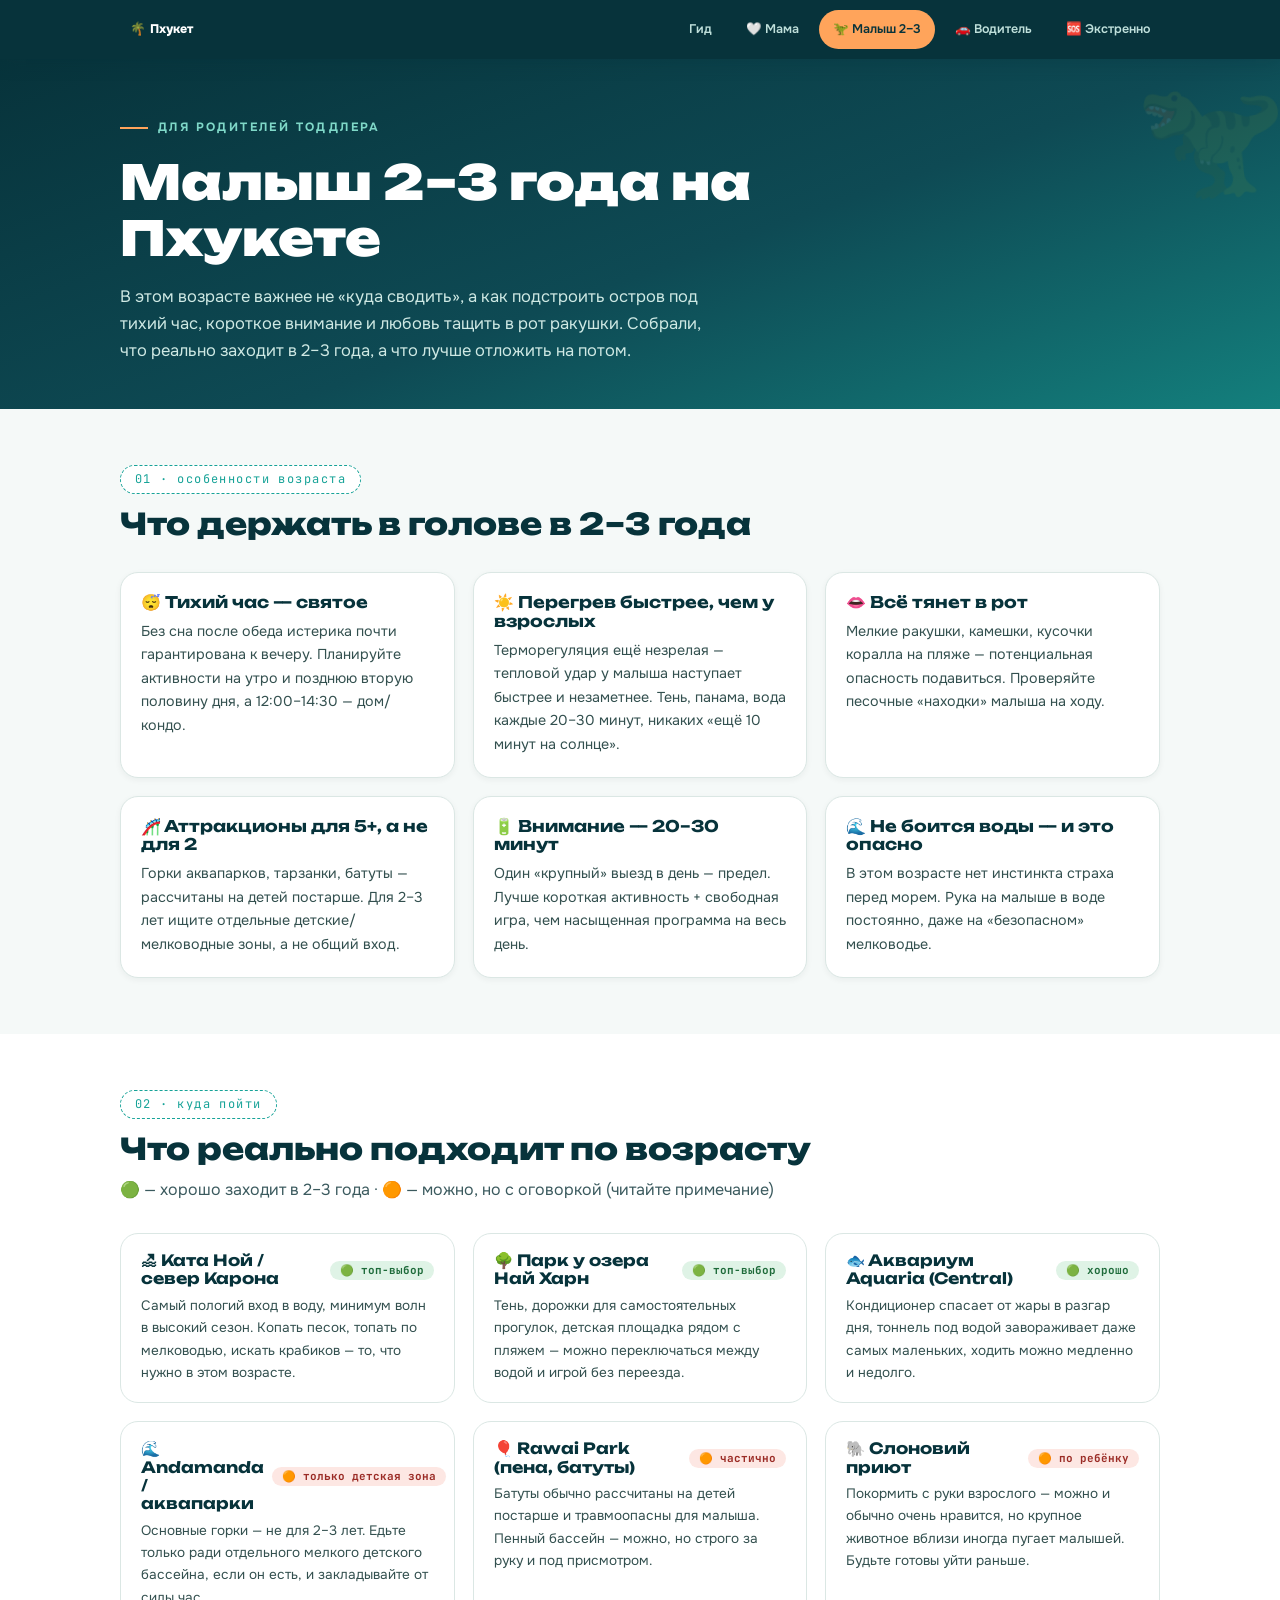
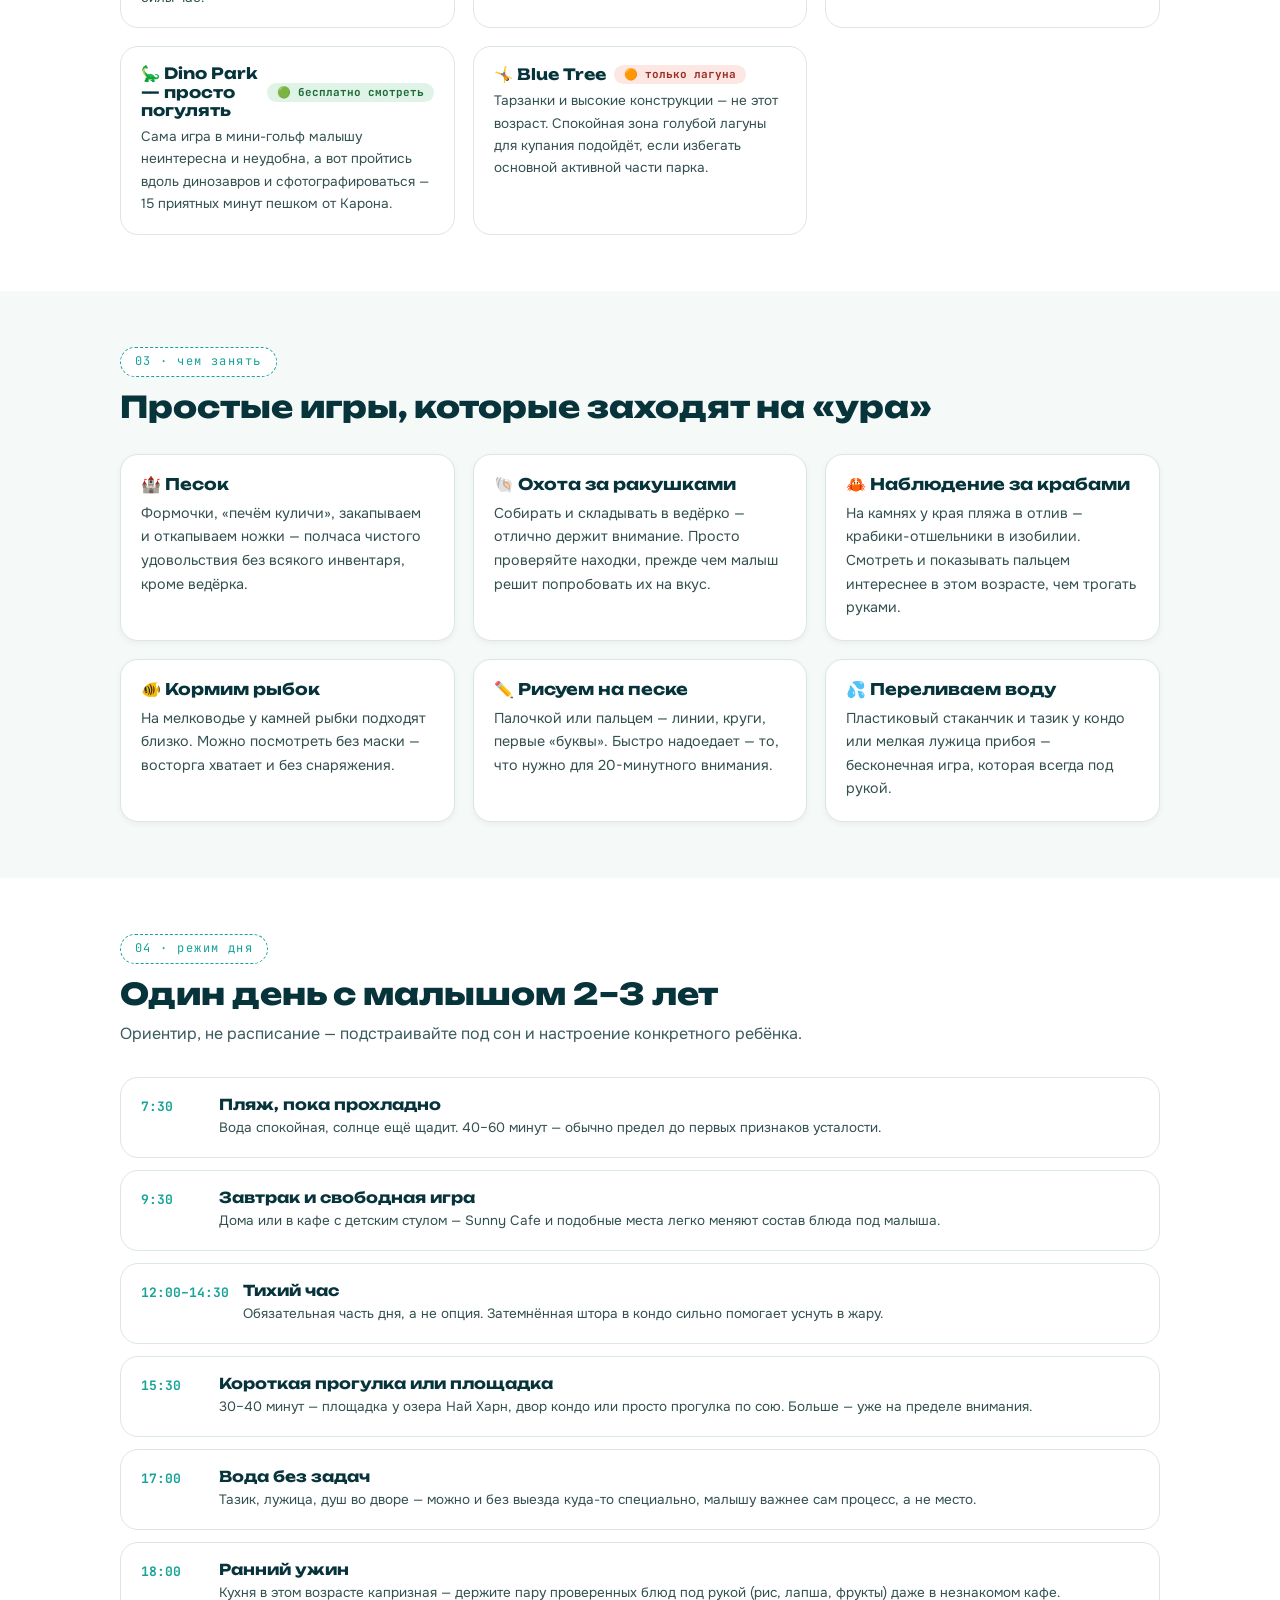
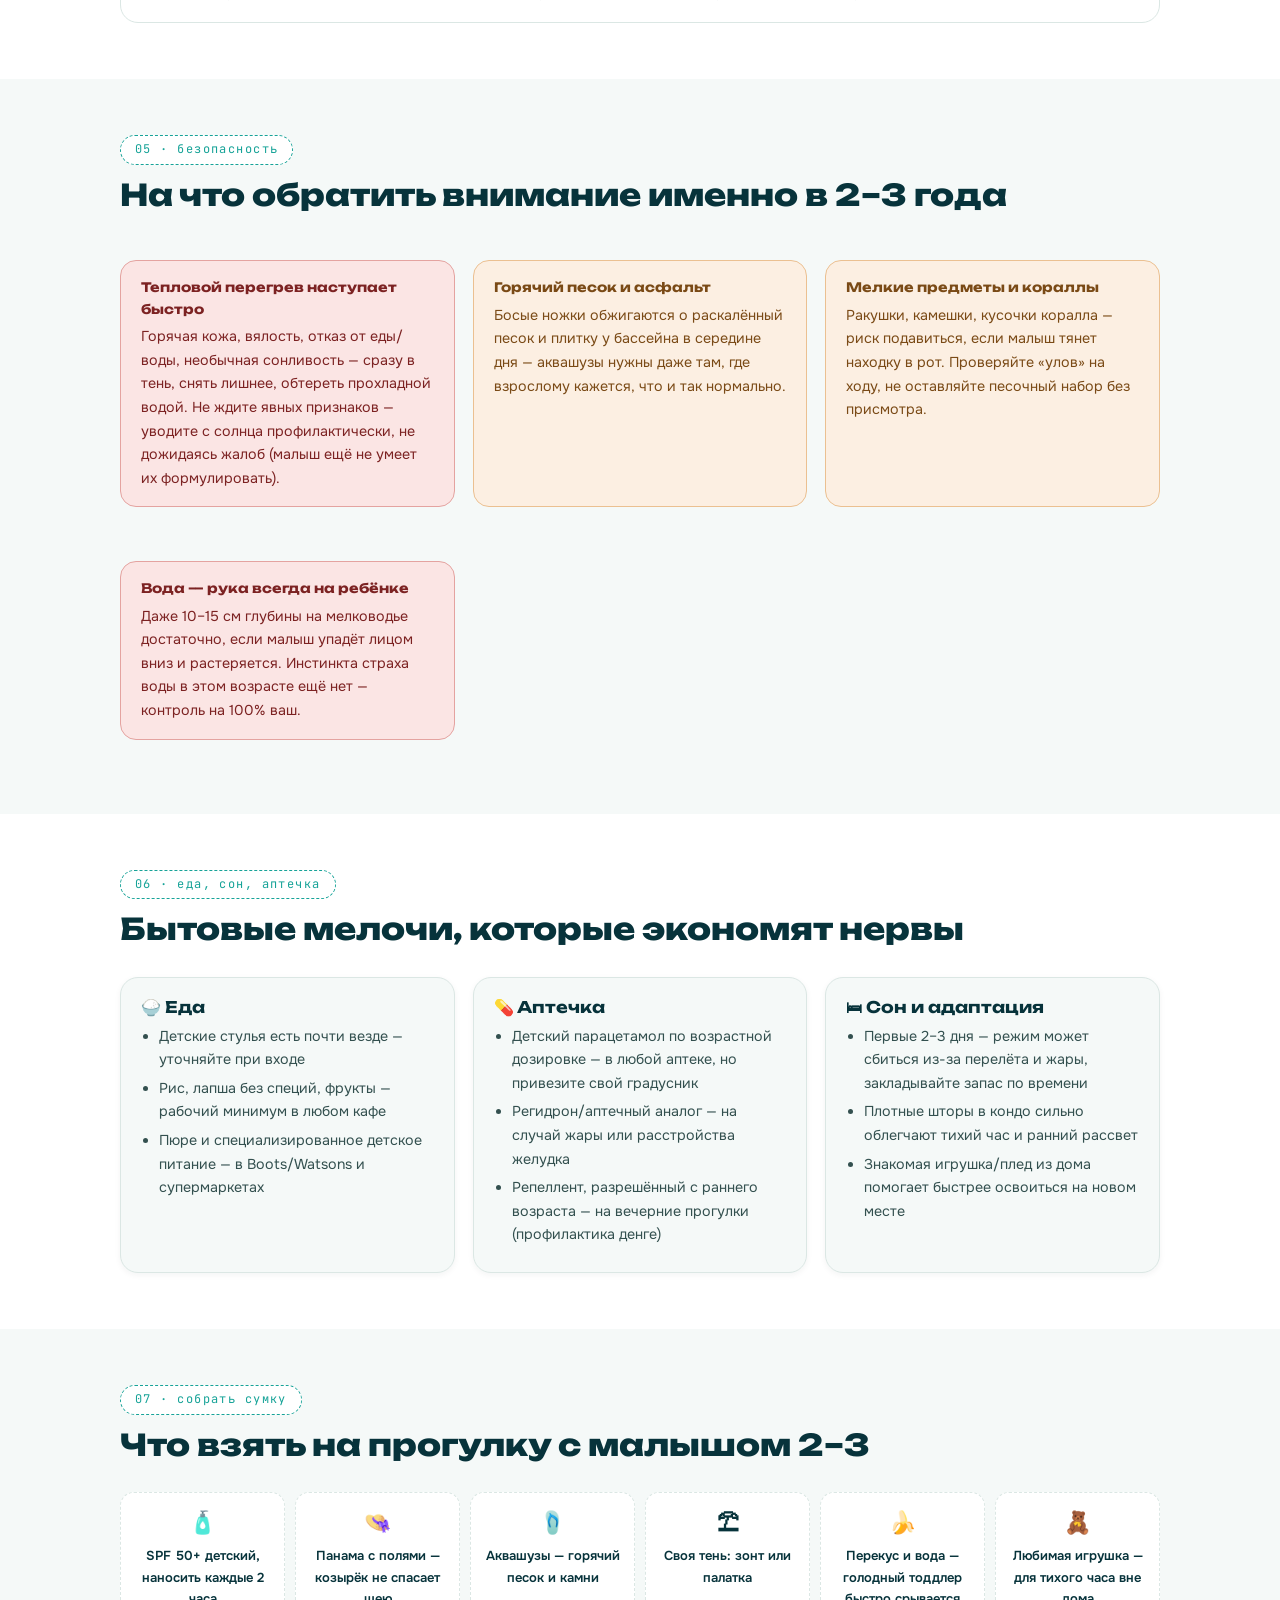
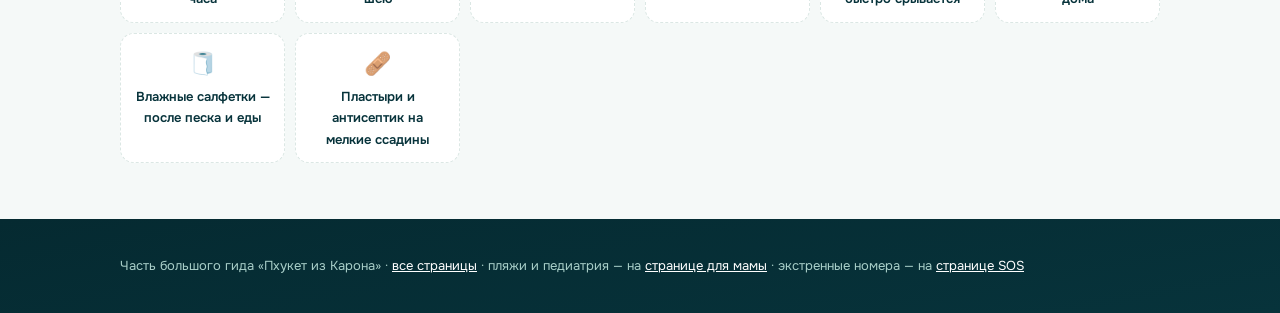
<file: rebenok.html>
<!DOCTYPE html>
<html lang="ru">
<head>
<meta charset="UTF-8">
<meta name="viewport" content="width=device-width, initial-scale=1.0">
<title>Малыш 2–3 года · Пхукет из Карона</title>
<link rel="preconnect" href="https://fonts.googleapis.com">
<link href="https://fonts.googleapis.com/css2?family=Unbounded:wght@400;600;800;900&family=Onest:wght@400;500;600;700&family=JetBrains+Mono:wght@400;600&display=swap" rel="stylesheet">
<link rel="stylesheet" href="style.css">
<style>
.pick{background:#fff;border:1px solid var(--line);border-radius:18px;padding:18px 20px}
.pick h3{font-size:15.5px;color:var(--sea);margin-bottom:6px;display:flex;align-items:center;gap:8px}
.pick p{font-size:13.6px;color:#33504F}
.pick .badge{font-family:'JetBrains Mono';font-size:11px;font-weight:700;border-radius:999px;padding:3px 10px;white-space:nowrap}
.pick.ok .badge{background:#DFF3E6;color:#1E6B3A}
.pick.caution .badge{background:#FDE7E3;color:#9B2C26}
.daycard{background:#fff;border:1px solid var(--line);border-radius:18px;padding:18px 20px;display:flex;gap:14px;align-items:flex-start}
.daycard .time{font-family:'JetBrains Mono';font-weight:700;color:var(--lagoon);font-size:13px;min-width:64px}
.daycard h3{font-size:15px;color:var(--sea);margin-bottom:3px}
.daycard p{font-size:13.5px;color:#33504F}
.pack{display:grid;grid-template-columns:repeat(auto-fit,minmax(150px,1fr));gap:10px}
.pack div{background:#fff;border:1px dashed var(--line);border-radius:14px;padding:12px;text-align:center;font-size:13px;color:var(--sea);font-weight:600}
.pack div span{display:block;font-size:22px;margin-bottom:4px}
</style>
</head>
<body>
<div class="rolebar"><div class="wrap">
  <a class="home" href="index.html">🌴 Пхукет</a>
  <a href="phuket-guide-karon-2026.html">Гид</a>
  <a href="mama.html">🤍 Мама</a>
  <a class="act" href="rebenok.html">🦖 Малыш 2–3</a>
  <a href="voditel.html">🚗 Водитель</a>
  <a href="extrenno.html">🆘 Экстренно</a>
</div></div>

<header class="phero"><div class="phero-emoji">🦖</div><div class="wrap">
  <div class="eyebrow">Для родителей тоддлера</div>
  <h1>Малыш 2–3 года на Пхукете</h1>
  <p class="lead">В этом возрасте важнее не «куда сводить», а как подстроить остров под тихий час, короткое внимание и любовь тащить в рот ракушки. Собрали, что реально заходит в 2–3 года, а что лучше отложить на потом.</p>
</div></header>

<section>
  <div class="wrap">
    <div class="sec-head"><span class="kicker">01 · особенности возраста</span><h2>Что держать в голове в 2–3 года</h2></div>
    <div class="grid g3">
      <div class="card"><h3>😴 Тихий час — святое</h3><p>Без сна после обеда истерика почти гарантирована к вечеру. Планируйте активности на утро и позднюю вторую половину дня, а 12:00–14:30 — дом/кондо.</p></div>
      <div class="card"><h3>☀️ Перегрев быстрее, чем у взрослых</h3><p>Терморегуляция ещё незрелая — тепловой удар у малыша наступает быстрее и незаметнее. Тень, панама, вода каждые 20–30 минут, никаких «ещё 10 минут на солнце».</p></div>
      <div class="card"><h3>👄 Всё тянет в рот</h3><p>Мелкие ракушки, камешки, кусочки коралла на пляже — потенциальная опасность подавиться. Проверяйте песочные «находки» малыша на ходу.</p></div>
      <div class="card"><h3>🎢 Аттракционы для 5+, а не для 2</h3><p>Горки аквапарков, тарзанки, батуты — рассчитаны на детей постарше. Для 2–3 лет ищите отдельные детские/мелководные зоны, а не общий вход.</p></div>
      <div class="card"><h3>🔋 Внимание — 20–30 минут</h3><p>Один «крупный» выезд в день — предел. Лучше короткая активность + свободная игра, чем насыщенная программа на весь день.</p></div>
      <div class="card"><h3>🌊 Не боится воды — и это опасно</h3><p>В этом возрасте нет инстинкта страха перед морем. Рука на малыше в воде постоянно, даже на «безопасном» мелководье.</p></div>
    </div>
  </div>
</section>

<section>
  <div class="wrap">
    <div class="sec-head"><span class="kicker">02 · куда пойти</span><h2>Что реально подходит по возрасту</h2>
      <p>🟢 — хорошо заходит в 2–3 года · 🟠 — можно, но с оговоркой (читайте примечание)</p></div>
    <div class="grid g2">
      <div class="pick ok"><h3>🏖 Ката Ной / север Карона <span class="badge">🟢 топ-выбор</span></h3><p>Самый пологий вход в воду, минимум волн в высокий сезон. Копать песок, топать по мелководью, искать крабиков — то, что нужно в этом возрасте.</p></div>
      <div class="pick ok"><h3>🌳 Парк у озера Най Харн <span class="badge">🟢 топ-выбор</span></h3><p>Тень, дорожки для самостоятельных прогулок, детская площадка рядом с пляжем — можно переключаться между водой и игрой без переезда.</p></div>
      <div class="pick ok"><h3>🐟 Аквариум Aquaria (Central) <span class="badge">🟢 хорошо</span></h3><p>Кондиционер спасает от жары в разгар дня, тоннель под водой завораживает даже самых маленьких, ходить можно медленно и недолго.</p></div>
      <div class="pick caution"><h3>🌊 Andamanda / аквапарки <span class="badge">🟠 только детская зона</span></h3><p>Основные горки — не для 2–3 лет. Едьте только ради отдельного мелкого детского бассейна, если он есть, и закладывайте от силы час.</p></div>
      <div class="pick caution"><h3>🎈 Rawai Park (пена, батуты) <span class="badge">🟠 частично</span></h3><p>Батуты обычно рассчитаны на детей постарше и травмоопасны для малыша. Пенный бассейн — можно, но строго за руку и под присмотром.</p></div>
      <div class="pick caution"><h3>🐘 Слоновий приют <span class="badge">🟠 по ребёнку</span></h3><p>Покормить с руки взрослого — можно и обычно очень нравится, но крупное животное вблизи иногда пугает малышей. Будьте готовы уйти раньше.</p></div>
      <div class="pick ok"><h3>🦕 Dino Park — просто погулять <span class="badge">🟢 бесплатно смотреть</span></h3><p>Сама игра в мини-гольф малышу неинтересна и неудобна, а вот пройтись вдоль динозавров и сфотографироваться — 15 приятных минут пешком от Карона.</p></div>
      <div class="pick caution"><h3>🤸 Blue Tree <span class="badge">🟠 только лагуна</span></h3><p>Тарзанки и высокие конструкции — не этот возраст. Спокойная зона голубой лагуны для купания подойдёт, если избегать основной активной части парка.</p></div>
    </div>
  </div>
</section>

<section>
  <div class="wrap">
    <div class="sec-head"><span class="kicker">03 · чем занять</span><h2>Простые игры, которые заходят на «ура»</h2></div>
    <div class="grid g3">
      <div class="card"><h3>🏰 Песок</h3><p>Формочки, «печём куличи», закапываем и откапываем ножки — полчаса чистого удовольствия без всякого инвентаря, кроме ведёрка.</p></div>
      <div class="card"><h3>🐚 Охота за ракушками</h3><p>Собирать и складывать в ведёрко — отлично держит внимание. Просто проверяйте находки, прежде чем малыш решит попробовать их на вкус.</p></div>
      <div class="card"><h3>🦀 Наблюдение за крабами</h3><p>На камнях у края пляжа в отлив — крабики-отшельники в изобилии. Смотреть и показывать пальцем интереснее в этом возрасте, чем трогать руками.</p></div>
      <div class="card"><h3>🐠 Кормим рыбок</h3><p>На мелководье у камней рыбки подходят близко. Можно посмотреть без маски — восторга хватает и без снаряжения.</p></div>
      <div class="card"><h3>✏️ Рисуем на песке</h3><p>Палочкой или пальцем — линии, круги, первые «буквы». Быстро надоедает — то, что нужно для 20-минутного внимания.</p></div>
      <div class="card"><h3>💦 Переливаем воду</h3><p>Пластиковый стаканчик и тазик у кондо или мелкая лужица прибоя — бесконечная игра, которая всегда под рукой.</p></div>
    </div>
  </div>
</section>

<section>
  <div class="wrap">
    <div class="sec-head"><span class="kicker">04 · режим дня</span><h2>Один день с малышом 2–3 лет</h2>
      <p>Ориентир, не расписание — подстраивайте под сон и настроение конкретного ребёнка.</p></div>
    <div class="grid" style="gap:12px">
      <div class="daycard"><span class="time">7:30</span><div><h3>Пляж, пока прохладно</h3><p>Вода спокойная, солнце ещё щадит. 40–60 минут — обычно предел до первых признаков усталости.</p></div></div>
      <div class="daycard"><span class="time">9:30</span><div><h3>Завтрак и свободная игра</h3><p>Дома или в кафе с детским стулом — Sunny Cafe и подобные места легко меняют состав блюда под малыша.</p></div></div>
      <div class="daycard"><span class="time">12:00–14:30</span><div><h3>Тихий час</h3><p>Обязательная часть дня, а не опция. Затемнённая штора в кондо сильно помогает уснуть в жару.</p></div></div>
      <div class="daycard"><span class="time">15:30</span><div><h3>Короткая прогулка или площадка</h3><p>30–40 минут — площадка у озера Най Харн, двор кондо или просто прогулка по сою. Больше — уже на пределе внимания.</p></div></div>
      <div class="daycard"><span class="time">17:00</span><div><h3>Вода без задач</h3><p>Тазик, лужица, душ во дворе — можно и без выезда куда-то специально, малышу важнее сам процесс, а не место.</p></div></div>
      <div class="daycard"><span class="time">18:00</span><div><h3>Ранний ужин</h3><p>Кухня в этом возрасте капризная — держите пару проверенных блюд под рукой (рис, лапша, фрукты) даже в незнакомом кафе.</p></div></div>
    </div>
  </div>
</section>

<section>
  <div class="wrap">
    <div class="sec-head"><span class="kicker">05 · безопасность</span><h2>На что обратить внимание именно в 2–3 года</h2></div>
    <div class="grid g2">
      <div class="callout co-alert"><b>Тепловой перегрев наступает быстро</b> Горячая кожа, вялость, отказ от еды/воды, необычная сонливость — сразу в тень, снять лишнее, обтереть прохладной водой. Не ждите явных признаков — уводите с солнца профилактически, не дожидаясь жалоб (малыш ещё не умеет их формулировать).</div>
      <div class="callout co-warn"><b>Горячий песок и асфальт</b> Босые ножки обжигаются о раскалённый песок и плитку у бассейна в середине дня — аквашузы нужны даже там, где взрослому кажется, что и так нормально.</div>
      <div class="callout co-warn"><b>Мелкие предметы и кораллы</b> Ракушки, камешки, кусочки коралла — риск подавиться, если малыш тянет находку в рот. Проверяйте «улов» на ходу, не оставляйте песочный набор без присмотра.</div>
      <div class="callout co-alert"><b>Вода — рука всегда на ребёнке</b> Даже 10–15 см глубины на мелководье достаточно, если малыш упадёт лицом вниз и растеряется. Инстинкта страха воды в этом возрасте ещё нет — контроль на 100% ваш.</div>
    </div>
  </div>
</section>

<section>
  <div class="wrap">
    <div class="sec-head"><span class="kicker">06 · еда, сон, аптечка</span><h2>Бытовые мелочи, которые экономят нервы</h2></div>
    <div class="grid g3">
      <div class="card"><h3>🍚 Еда</h3><ul><li>Детские стулья есть почти везде — уточняйте при входе</li><li>Рис, лапша без специй, фрукты — рабочий минимум в любом кафе</li><li>Пюре и специализированное детское питание — в Boots/Watsons и супермаркетах</li></ul></div>
      <div class="card"><h3>💊 Аптечка</h3><ul><li>Детский парацетамол по возрастной дозировке — в любой аптеке, но привезите свой градусник</li><li>Регидрон/аптечный аналог — на случай жары или расстройства желудка</li><li>Репеллент, разрешённый с раннего возраста — на вечерние прогулки (профилактика денге)</li></ul></div>
      <div class="card"><h3>🛏 Сон и адаптация</h3><ul><li>Первые 2–3 дня — режим может сбиться из-за перелёта и жары, закладывайте запас по времени</li><li>Плотные шторы в кондо сильно облегчают тихий час и ранний рассвет</li><li>Знакомая игрушка/плед из дома помогает быстрее освоиться на новом месте</li></ul></div>
    </div>
  </div>
</section>

<section>
  <div class="wrap">
    <div class="sec-head"><span class="kicker">07 · собрать сумку</span><h2>Что взять на прогулку с малышом 2–3</h2></div>
    <div class="pack">
      <div><span>🧴</span>SPF 50+ детский, наносить каждые 2 часа</div>
      <div><span>👒</span>Панама с полями — козырёк не спасает шею</div>
      <div><span>🩴</span>Аквашузы — горячий песок и камни</div>
      <div><span>⛱</span>Своя тень: зонт или палатка</div>
      <div><span>🍌</span>Перекус и вода — голодный тоддлер быстро срывается</div>
      <div><span>🧸</span>Любимая игрушка — для тихого часа вне дома</div>
      <div><span>🧻</span>Влажные салфетки — после песка и еды</div>
      <div><span>🩹</span>Пластыри и антисептик на мелкие ссадины</div>
    </div>
  </div>
</section>

<footer><div class="wrap">Часть большого гида «Пхукет из Карона» · <a href="index.html" style="color:#fff">все страницы</a> · пляжи и педиатрия — на <a href="mama.html" style="color:#fff">странице для мамы</a> · экстренные номера — на <a href="extrenno.html" style="color:#fff">странице SOS</a></div></footer>
</body>
</html>
</file>
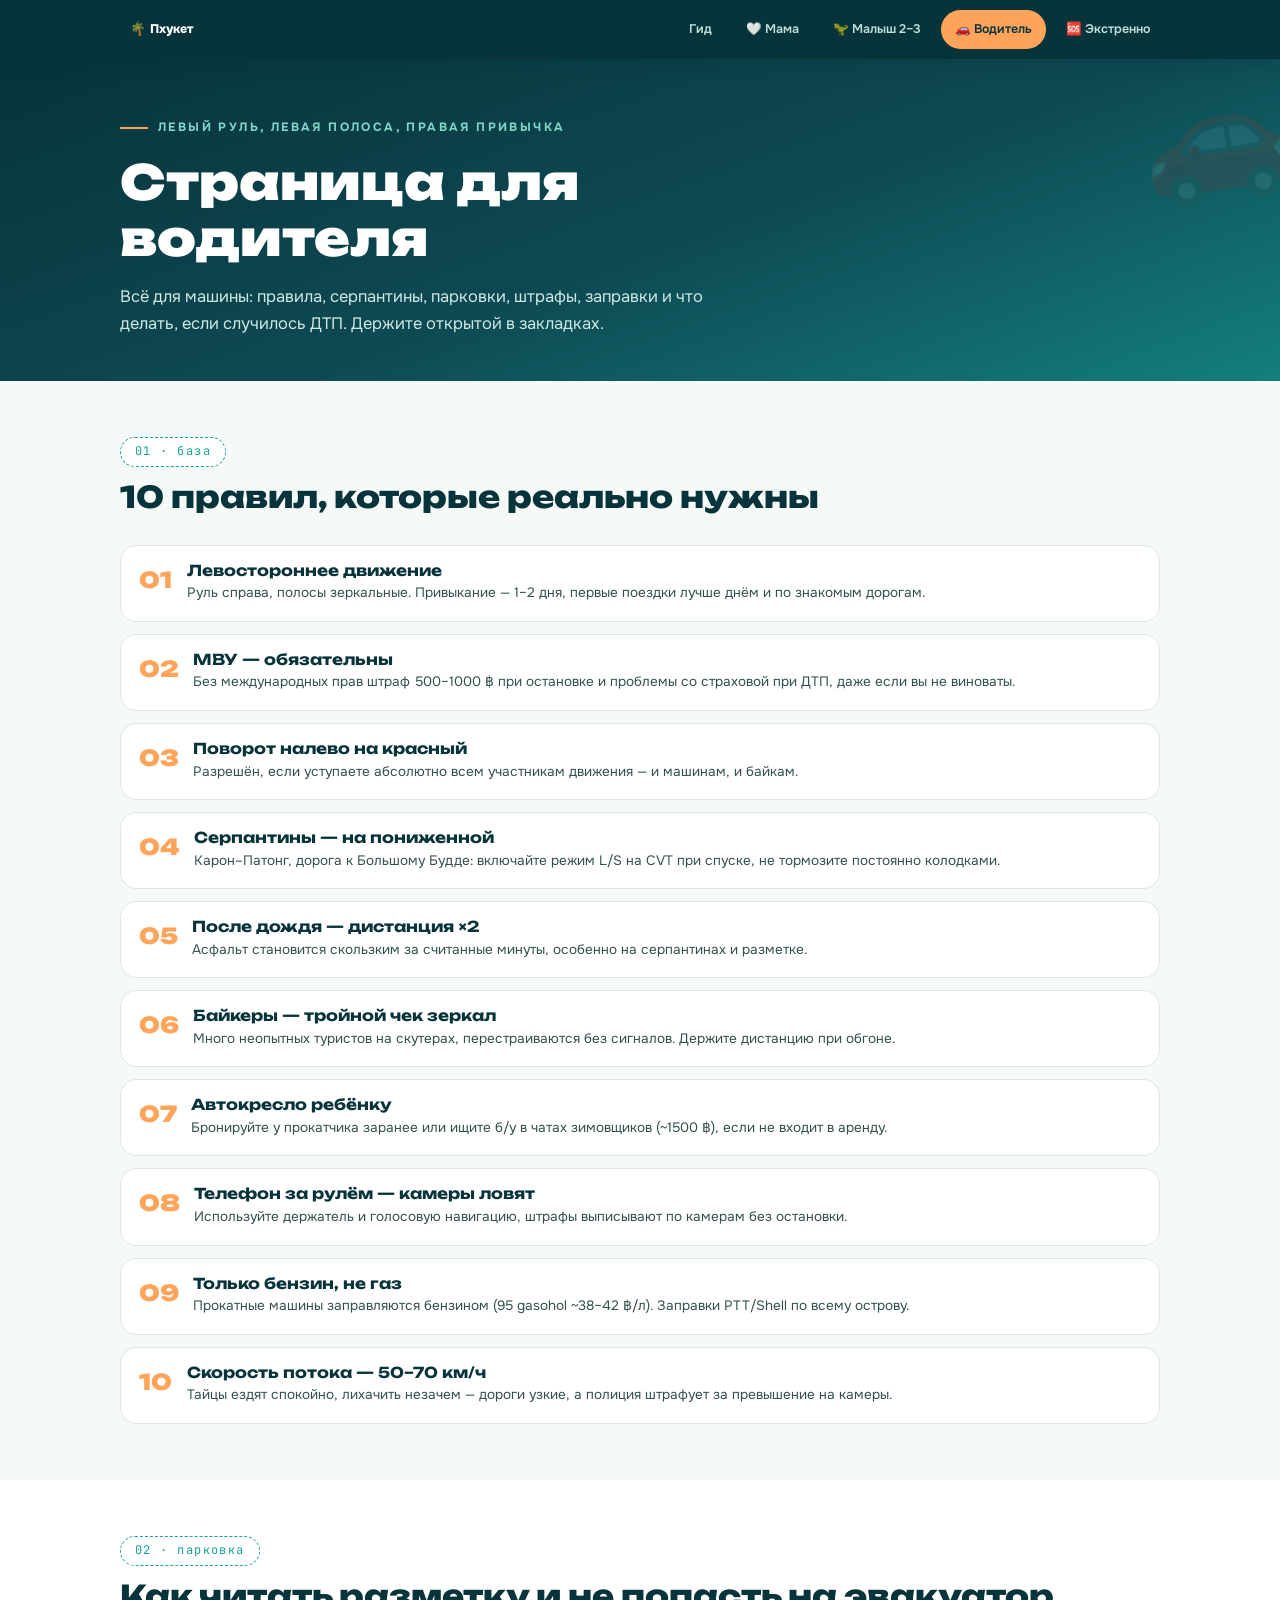
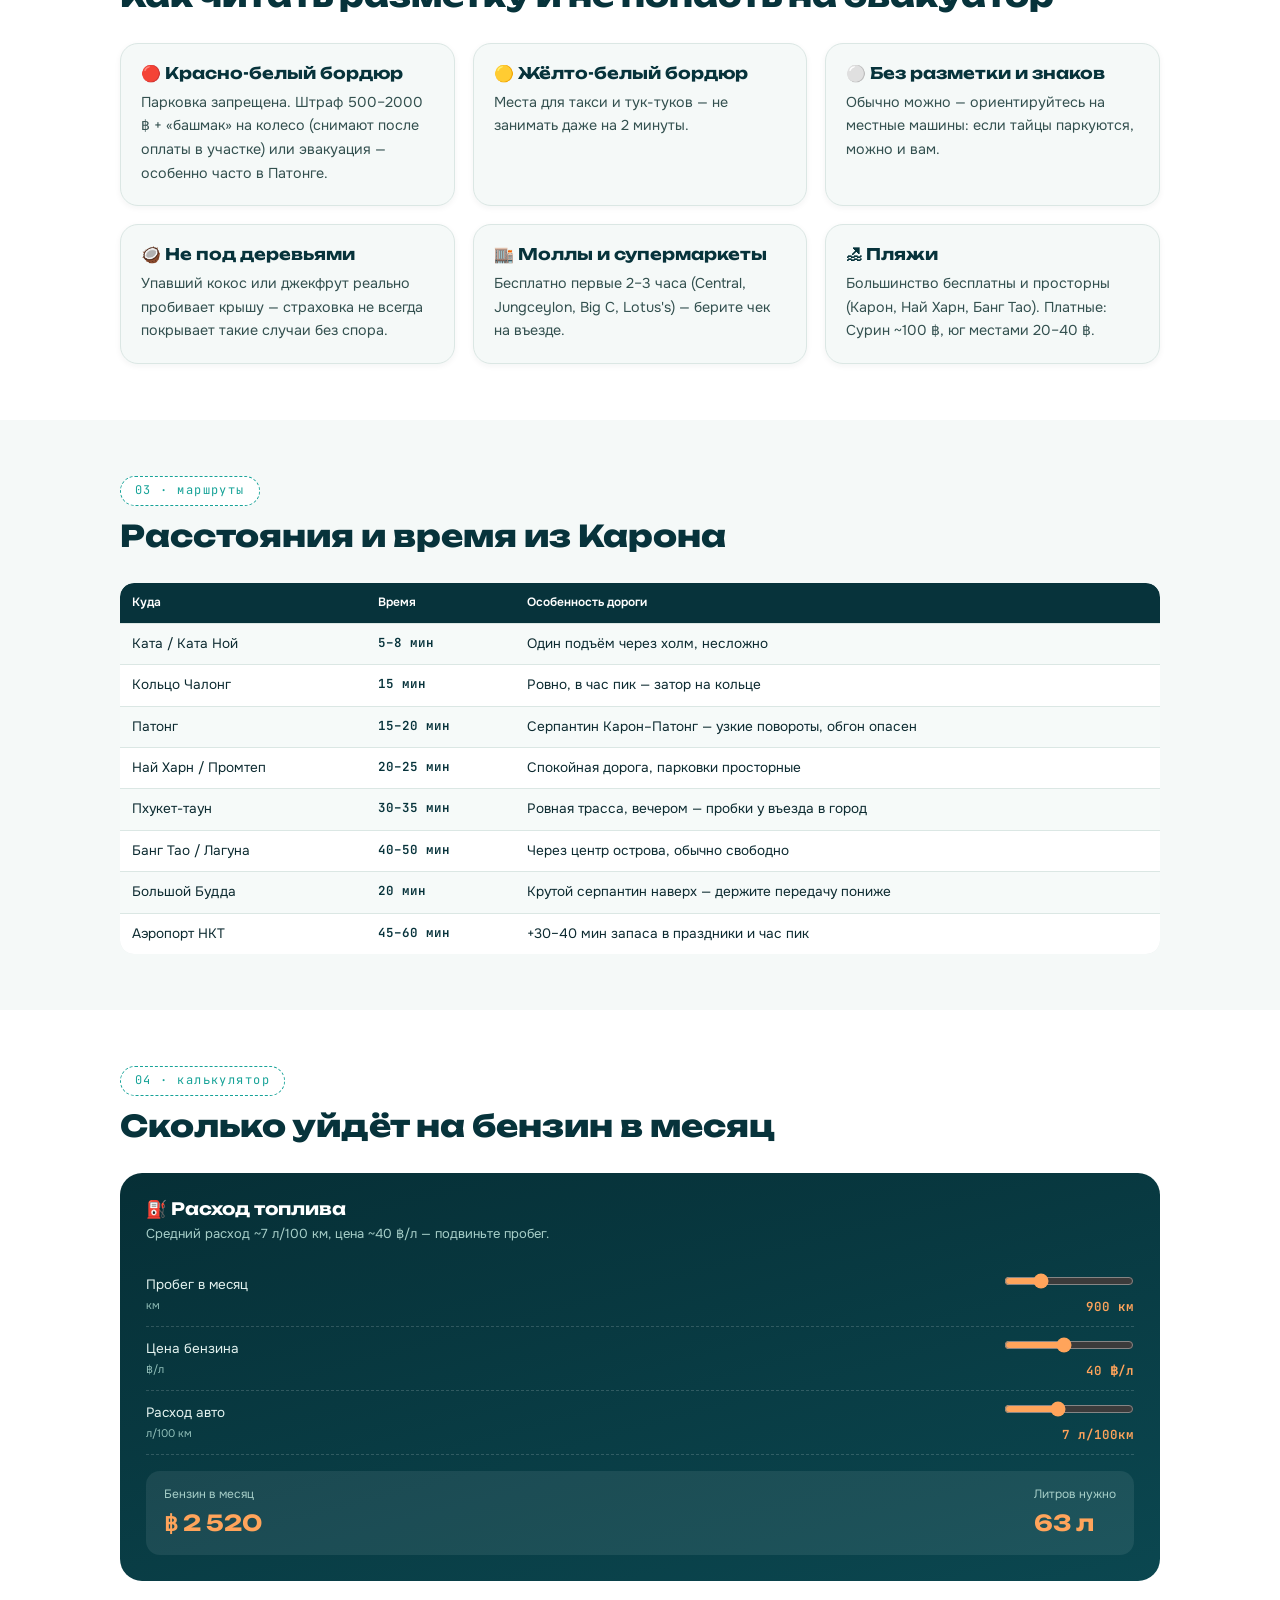
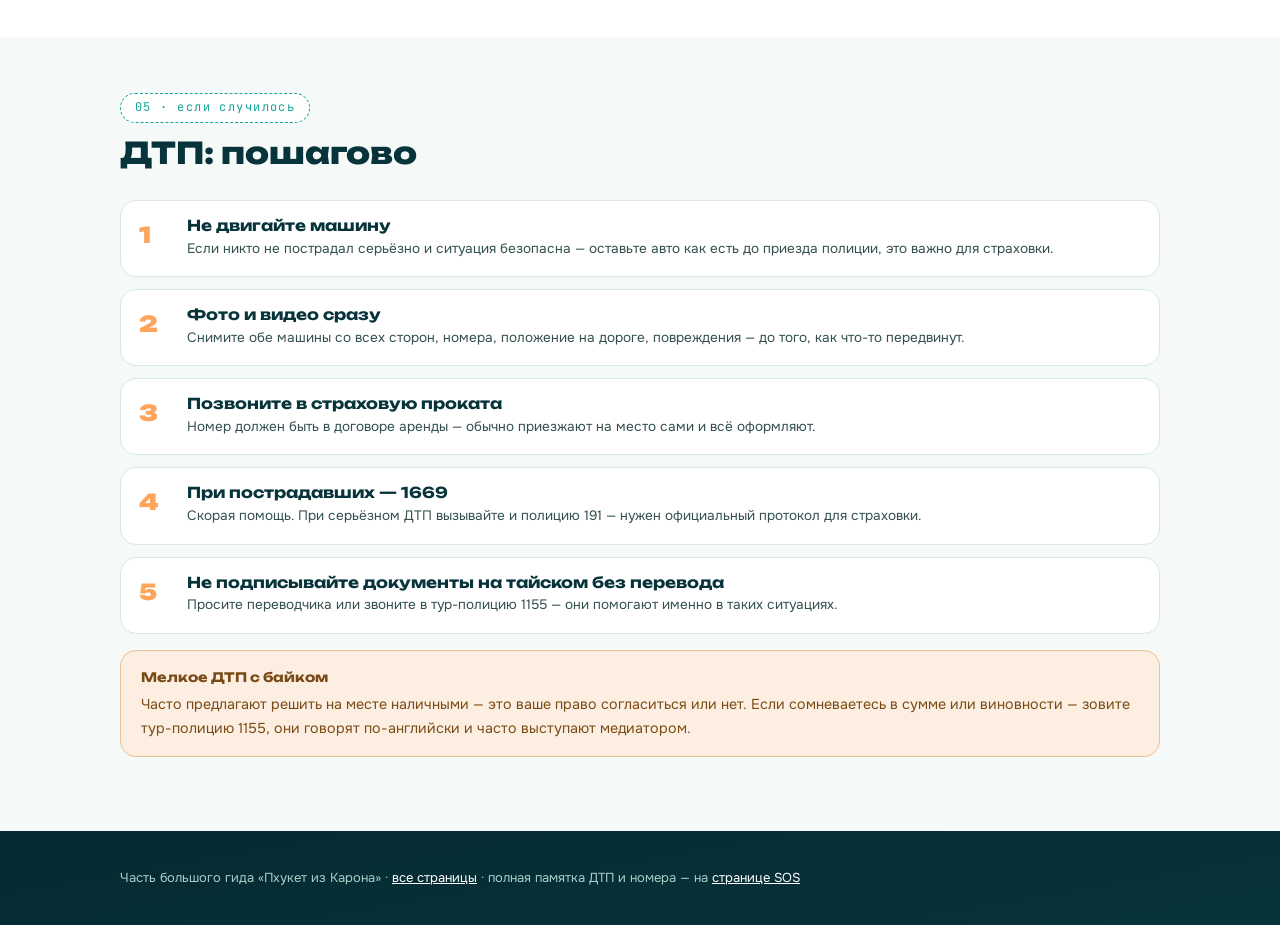
<file: voditel.html>
<!DOCTYPE html>
<html lang="ru">
<head>
<meta charset="UTF-8">
<meta name="viewport" content="width=device-width, initial-scale=1.0">
<title>Для водителя · Пхукет из Карона</title>
<link rel="preconnect" href="https://fonts.googleapis.com">
<link href="https://fonts.googleapis.com/css2?family=Unbounded:wght@400;600;800;900&family=Onest:wght@400;500;600;700&family=JetBrains+Mono:wght@400;600&display=swap" rel="stylesheet">
<link rel="stylesheet" href="style.css">
<style>
.rule{display:flex;gap:14px;background:#fff;border:1px solid var(--line);border-radius:16px;padding:16px 18px;align-items:flex-start}
.rule .n{font-family:'Unbounded';font-weight:900;color:var(--papaya);font-size:22px;min-width:34px}
.rule h3{font-size:15px;color:var(--sea);margin-bottom:3px}
.rule p{font-size:13.6px;color:#33504F}
.calc{background:linear-gradient(165deg,#062F36,#0B4750);color:#E4F3F0;border-radius:22px;padding:26px;outline:1px solid rgba(255,255,255,.12)}
.calc h3{color:#fff;font-size:17px;margin-bottom:4px}
.calc .sub{color:#A6CEC8;font-size:13px;margin-bottom:18px}
.calc .row{display:grid;grid-template-columns:1fr 130px;gap:12px;align-items:center;padding:8px 0;border-bottom:1px dashed rgba(255,255,255,.16)}
.calc label{font-size:13.5px}
.calc label small{display:block;color:#8FBDB7;font-size:11px}
.calc input[type=range]{width:100%;accent-color:var(--papaya)}
.calc .val{font-family:'JetBrains Mono';font-size:12.5px;text-align:right;color:var(--papaya);font-weight:600}
.calc .total{display:flex;flex-wrap:wrap;gap:16px;justify-content:space-between;align-items:center;margin-top:16px;background:rgba(255,255,255,.08);border-radius:14px;padding:14px 18px}
.calc .total b{font-family:'Unbounded';font-size:22px;color:var(--papaya)}
.calc .total span{font-size:12px;color:#A6CEC8;display:block}
</style>
</head>
<body>
<div class="rolebar"><div class="wrap">
  <a class="home" href="index.html">🌴 Пхукет</a>
  <a href="phuket-guide-karon-2026.html">Гид</a>
  <a href="mama.html">🤍 Мама</a>
  <a href="rebenok.html">🦖 Малыш 2–3</a>
  <a class="act" href="voditel.html">🚗 Водитель</a>
  <a href="extrenno.html">🆘 Экстренно</a>
</div></div>

<header class="phero"><div class="phero-emoji">🚗</div><div class="wrap">
  <div class="eyebrow">Левый руль, левая полоса, правая привычка</div>
  <h1>Страница для водителя</h1>
  <p class="lead">Всё для машины: правила, серпантины, парковки, штрафы, заправки и что делать, если случилось ДТП. Держите открытой в закладках.</p>
</div></header>

<section>
  <div class="wrap">
    <div class="sec-head"><span class="kicker">01 · база</span><h2>10 правил, которые реально нужны</h2></div>
    <div class="grid" style="gap:12px">
      <div class="rule"><span class="n">01</span><div><h3>Левостороннее движение</h3><p>Руль справа, полосы зеркальные. Привыкание — 1–2 дня, первые поездки лучше днём и по знакомым дорогам.</p></div></div>
      <div class="rule"><span class="n">02</span><div><h3>МВУ — обязательны</h3><p>Без международных прав штраф 500–1000 ฿ при остановке и проблемы со страховой при ДТП, даже если вы не виноваты.</p></div></div>
      <div class="rule"><span class="n">03</span><div><h3>Поворот налево на красный</h3><p>Разрешён, если уступаете абсолютно всем участникам движения — и машинам, и байкам.</p></div></div>
      <div class="rule"><span class="n">04</span><div><h3>Серпантины — на пониженной</h3><p>Карон–Патонг, дорога к Большому Будде: включайте режим L/S на CVT при спуске, не тормозите постоянно колодками.</p></div></div>
      <div class="rule"><span class="n">05</span><div><h3>После дождя — дистанция ×2</h3><p>Асфальт становится скользким за считанные минуты, особенно на серпантинах и разметке.</p></div></div>
      <div class="rule"><span class="n">06</span><div><h3>Байкеры — тройной чек зеркал</h3><p>Много неопытных туристов на скутерах, перестраиваются без сигналов. Держите дистанцию при обгоне.</p></div></div>
      <div class="rule"><span class="n">07</span><div><h3>Автокресло ребёнку</h3><p>Бронируйте у прокатчика заранее или ищите б/у в чатах зимовщиков (~1500 ฿), если не входит в аренду.</p></div></div>
      <div class="rule"><span class="n">08</span><div><h3>Телефон за рулём — камеры ловят</h3><p>Используйте держатель и голосовую навигацию, штрафы выписывают по камерам без остановки.</p></div></div>
      <div class="rule"><span class="n">09</span><div><h3>Только бензин, не газ</h3><p>Прокатные машины заправляются бензином (95 gasohol ~38–42 ฿/л). Заправки PTT/Shell по всему острову.</p></div></div>
      <div class="rule"><span class="n">10</span><div><h3>Скорость потока — 50–70 км/ч</h3><p>Тайцы ездят спокойно, лихачить незачем — дороги узкие, а полиция штрафует за превышение на камеры.</p></div></div>
    </div>
  </div>
</section>

<section>
  <div class="wrap">
    <div class="sec-head"><span class="kicker">02 · парковка</span><h2>Как читать разметку и не попасть на эвакуатор</h2></div>
    <div class="grid g3">
      <div class="card"><h3>🔴 Красно-белый бордюр</h3><p>Парковка запрещена. Штраф 500–2000 ฿ + «башмак» на колесо (снимают после оплаты в участке) или эвакуация — особенно часто в Патонге.</p></div>
      <div class="card"><h3>🟡 Жёлто-белый бордюр</h3><p>Места для такси и тук-туков — не занимать даже на 2 минуты.</p></div>
      <div class="card"><h3>⚪ Без разметки и знаков</h3><p>Обычно можно — ориентируйтесь на местные машины: если тайцы паркуются, можно и вам.</p></div>
      <div class="card"><h3>🥥 Не под деревьями</h3><p>Упавший кокос или джекфрут реально пробивает крышу — страховка не всегда покрывает такие случаи без спора.</p></div>
      <div class="card"><h3>🏬 Моллы и супермаркеты</h3><p>Бесплатно первые 2–3 часа (Central, Jungceylon, Big C, Lotus's) — берите чек на въезде.</p></div>
      <div class="card"><h3>🏖 Пляжи</h3><p>Большинство бесплатны и просторны (Карон, Най Харн, Банг Тао). Платные: Сурин ~100 ฿, юг местами 20–40 ฿.</p></div>
    </div>
  </div>
</section>

<section>
  <div class="wrap">
    <div class="sec-head"><span class="kicker">03 · маршруты</span><h2>Расстояния и время из Карона</h2></div>
    <div class="tbl-scroll"><table class="tbl">
      <tr><th>Куда</th><th>Время</th><th>Особенность дороги</th></tr>
      <tr><td>Ката / Ката Ной</td><td class="mono">5–8 мин</td><td>Один подъём через холм, несложно</td></tr>
      <tr><td>Кольцо Чалонг</td><td class="mono">15 мин</td><td>Ровно, в час пик — затор на кольце</td></tr>
      <tr><td>Патонг</td><td class="mono">15–20 мин</td><td>Серпантин Карон–Патонг — узкие повороты, обгон опасен</td></tr>
      <tr><td>Най Харн / Промтеп</td><td class="mono">20–25 мин</td><td>Спокойная дорога, парковки просторные</td></tr>
      <tr><td>Пхукет-таун</td><td class="mono">30–35 мин</td><td>Ровная трасса, вечером — пробки у въезда в город</td></tr>
      <tr><td>Банг Тао / Лагуна</td><td class="mono">40–50 мин</td><td>Через центр острова, обычно свободно</td></tr>
      <tr><td>Большой Будда</td><td class="mono">20 мин</td><td>Крутой серпантин наверх — держите передачу пониже</td></tr>
      <tr><td>Аэропорт HKT</td><td class="mono">45–60 мин</td><td>+30–40 мин запаса в праздники и час пик</td></tr>
    </table></div>
  </div>
</section>

<section>
  <div class="wrap">
    <div class="sec-head"><span class="kicker">04 · калькулятор</span><h2>Сколько уйдёт на бензин в месяц</h2></div>
    <div class="calc">
      <h3>⛽ Расход топлива</h3>
      <p class="sub">Средний расход ~7 л/100 км, цена ~40 ฿/л — подвиньте пробег.</p>
      <div class="row"><label>Пробег в месяц <small>км</small></label><div><input type="range" id="vKm" min="200" max="3000" step="50" value="900"><div class="val" id="vvKm"></div></div></div>
      <div class="row"><label>Цена бензина <small>฿/л</small></label><div><input type="range" id="vPrice" min="35" max="46" step="0.5" value="40"><div class="val" id="vvPrice"></div></div></div>
      <div class="row"><label>Расход авто <small>л/100 км</small></label><div><input type="range" id="vCons" min="5" max="10" step="0.5" value="7"><div class="val" id="vvCons"></div></div></div>
      <div class="total"><div><span>Бензин в месяц</span><b id="vTotal">—</b></div><div><span>Литров нужно</span><b id="vLiters">—</b></div></div>
    </div>
  </div>
</section>

<section>
  <div class="wrap">
    <div class="sec-head"><span class="kicker">05 · если случилось</span><h2>ДТП: пошагово</h2></div>
    <div class="grid" style="gap:12px">
      <div class="rule"><span class="n">1</span><div><h3>Не двигайте машину</h3><p>Если никто не пострадал серьёзно и ситуация безопасна — оставьте авто как есть до приезда полиции, это важно для страховки.</p></div></div>
      <div class="rule"><span class="n">2</span><div><h3>Фото и видео сразу</h3><p>Снимите обе машины со всех сторон, номера, положение на дороге, повреждения — до того, как что-то передвинут.</p></div></div>
      <div class="rule"><span class="n">3</span><div><h3>Позвоните в страховую проката</h3><p>Номер должен быть в договоре аренды — обычно приезжают на место сами и всё оформляют.</p></div></div>
      <div class="rule"><span class="n">4</span><div><h3>При пострадавших — 1669</h3><p>Скорая помощь. При серьёзном ДТП вызывайте и полицию 191 — нужен официальный протокол для страховки.</p></div></div>
      <div class="rule"><span class="n">5</span><div><h3>Не подписывайте документы на тайском без перевода</h3><p>Просите переводчика или звоните в тур-полицию 1155 — они помогают именно в таких ситуациях.</p></div></div>
    </div>
    <div class="callout co-warn" style="margin-top:16px"><b>Мелкое ДТП с байком</b> Часто предлагают решить на месте наличными — это ваше право согласиться или нет. Если сомневаетесь в сумме или виновности — зовите тур-полицию 1155, они говорят по-английски и часто выступают медиатором.</div>
  </div>
</section>

<footer><div class="wrap">Часть большого гида «Пхукет из Карона» · <a href="index.html" style="color:#fff">все страницы</a> · полная памятка ДТП и номера — на <a href="extrenno.html" style="color:#fff">странице SOS</a></div></footer>

<script>
(function(){
  const f=n=>n.toLocaleString('ru-RU');
  const el=id=>document.getElementById(id);
  function calc(){
    const km=+el('vKm').value,price=+el('vPrice').value,cons=+el('vCons').value;
    el('vvKm').textContent=f(km)+' км';
    el('vvPrice').textContent=price+' ฿/л';
    el('vvCons').textContent=cons+' л/100км';
    const liters=km*cons/100;
    el('vTotal').textContent='฿ '+f(Math.round(liters*price));
    el('vLiters').textContent=Math.round(liters)+' л';
  }
  ['Km','Price','Cons'].forEach(i=>el('v'+i).addEventListener('input',calc));
  calc();
})();
</script>
</body>
</html>
</file>
<file: style.css>
/* ═══ Общие токены гида «Пхукет из Карона» ═══ */
:root{
  --sea:#07333B;--sea2:#0E4A54;--lagoon:#17A398;--mint:#7FD8C8;
  --sand:#F1E7CF;--papaya:#FFA45B;--coral:#FF6B6B;
  --paper:#F5F9F8;--ink:#0C2A30;--line:#DBE7E4;
}
*{margin:0;padding:0;box-sizing:border-box}
html{scroll-behavior:smooth}
body{font-family:'Onest',sans-serif;background:var(--paper);color:var(--ink);line-height:1.65;font-size:16px}
h1,h2,h3,.disp{font-family:'Unbounded',sans-serif;line-height:1.18}
.mono{font-family:'JetBrains Mono',monospace}
.wrap{max-width:1080px;margin:0 auto;padding:0 20px}
section{padding:56px 0}
section:nth-of-type(even){background:#fff}
img{max-width:100%}
/* topbar — переключатель ролей */
.rolebar{background:var(--sea);position:sticky;top:0;z-index:80;box-shadow:0 4px 16px rgba(7,51,59,.25)}
.rolebar .wrap{display:flex;align-items:center;gap:6px;overflow-x:auto;padding:10px 16px;scrollbar-width:none}
.rolebar .wrap::-webkit-scrollbar{display:none}
.rolebar a{display:flex;align-items:center;gap:6px;color:#BFE0DB;text-decoration:none;font-size:12.5px;font-weight:600;padding:8px 13px;border-radius:999px;white-space:nowrap;transition:.2s;border:1px solid transparent}
.rolebar a:hover{color:#fff;border-color:rgba(255,255,255,.2)}
.rolebar a.act{background:var(--papaya);color:var(--sea)}
.rolebar .home{margin-right:auto;font-weight:800;color:#fff}
/* HERO simple */
.phero{padding:52px 0 44px;color:#fff;background:linear-gradient(160deg,var(--sea) 0%,var(--sea2) 55%,var(--lagoon) 130%);position:relative;overflow:hidden}
.phero .eyebrow{display:inline-flex;align-items:center;gap:10px;font-size:12px;letter-spacing:.2em;text-transform:uppercase;color:var(--mint);font-weight:700;margin-bottom:16px}
.phero .eyebrow::before{content:"";width:28px;height:1.5px;background:var(--papaya)}
.phero h1{font-size:clamp(28px,5vw,48px);font-weight:900;max-width:760px}
.phero p.lead{max-width:600px;margin-top:16px;color:#CFE9E4;font-size:16.5px}
.phero-emoji{position:absolute;font-size:120px;opacity:.10;right:-10px;top:-20px;transform:rotate(-8deg)}
/* section heads */
.sec-head{margin-bottom:30px}
.kicker{display:inline-flex;gap:8px;font-family:'JetBrains Mono';font-size:12px;letter-spacing:.12em;color:var(--lagoon);border:1.5px dashed var(--lagoon);border-radius:999px;padding:4px 14px;margin-bottom:12px;background:#fff}
.sec-head h2{font-size:clamp(21px,3vw,30px);font-weight:800;color:var(--sea)}
.sec-head p{max-width:720px;margin-top:10px;color:#3B5A5E}
/* tags */
.tag{display:inline-flex;align-items:center;gap:6px;font-family:'JetBrains Mono';font-size:12.5px;font-weight:600;background:var(--sand);color:var(--sea);border:1.5px dashed #C7A97B;border-radius:8px;padding:3px 10px}
.tag::before{content:"";width:7px;height:7px;border-radius:50%;background:var(--paper);border:1.5px solid #C7A97B}
.tag.free{background:#DFF3E6;border-color:#7DBF8E;color:#1E6B3A}.tag.free::before{border-color:#7DBF8E}
.tag.warn{background:#FDE7E3;border-color:#E39089;color:#9B2C26}.tag.warn::before{border-color:#E39089}
/* cards */
.grid{display:grid;gap:18px}
.g2{grid-template-columns:repeat(auto-fit,minmax(290px,1fr))}
.g3{grid-template-columns:repeat(auto-fit,minmax(250px,1fr))}
.g4{grid-template-columns:repeat(auto-fit,minmax(210px,1fr))}
.card{background:#fff;border:1px solid var(--line);border-radius:18px;padding:20px;box-shadow:0 2px 6px rgba(12,42,48,.05)}
section:nth-of-type(even) .card{background:var(--paper)}
.card h3{font-size:16px;color:var(--sea);margin-bottom:8px}
.card p,.card li{font-size:14.3px;color:#33504F}
.card ul{padding-left:18px;margin-top:6px}
.card li{margin-bottom:5px}
/* callouts */
.callout{border-radius:16px;padding:16px 20px;margin:18px 0;font-size:14.3px}
.callout b:first-child{display:block;font-family:'Unbounded';font-size:13px;margin-bottom:5px}
.co-tip{background:#E3F3EE;border:1px solid #9CCFC3;color:#174D45}
.co-warn{background:#FCEFE2;border:1px solid #EBC091;color:#7A4A16}
.co-alert{background:#FBE5E4;border:1px solid #E4A3A0;color:#7C2222}
/* tables */
.tbl{width:100%;border-collapse:collapse;background:#fff;border-radius:14px;overflow:hidden;box-shadow:0 2px 6px rgba(12,42,48,.06);font-size:13.6px}
.tbl th{background:var(--sea);color:#fff;text-align:left;padding:10px 12px;font-weight:600;font-size:12px}
.tbl td{padding:9px 12px;border-top:1px solid var(--line);vertical-align:top}
.tbl tr:nth-child(even) td{background:#F6FAF9}
.tbl .mono{font-size:12.5px;color:var(--sea);font-weight:600}
.tbl-scroll{overflow-x:auto;border-radius:14px}
.gmap{display:inline-flex;align-items:center;gap:6px;text-decoration:none;font-size:12.5px;font-weight:700;color:#fff;background:var(--lagoon);padding:7px 13px;border-radius:999px}
.gmap:hover{background:var(--sea)}
footer{background:linear-gradient(170deg,#052A31,#07333B);color:#A9CFC9;padding:36px 0;font-size:13px}
footer b{color:#fff}
@media(max-width:640px){section{padding:38px 0}}
</file>
